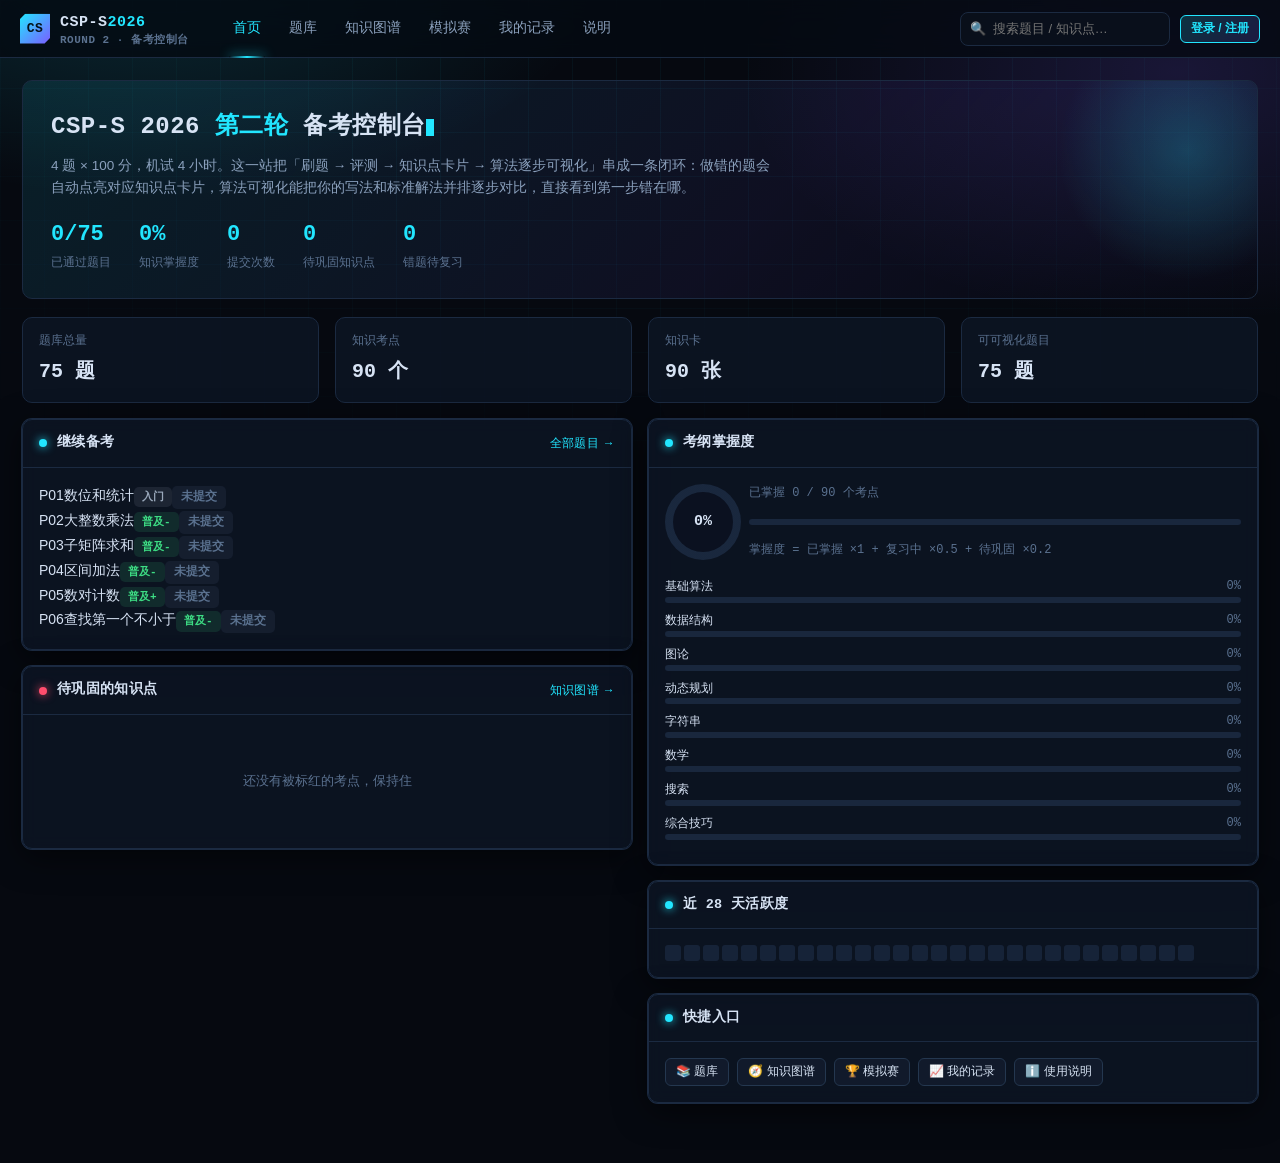
<file: index.html>
<!DOCTYPE html>
<html lang="zh-CN">
<head>
<meta charset="UTF-8">
<meta name="viewport" content="width=device-width, initial-scale=1.0">
<title>CSP-S 2026 第二轮 · 在线刷题与算法可视化</title>
<meta name="description" content="CSP-S 2026 第二轮备考：在线答题、实时评测、知识点卡片、算法逐步可视化与「我的算法 vs 标准算法」对比。">
<link rel="stylesheet" href="css/theme.css?v=16">
<link rel="icon" href="data:image/svg+xml,<svg xmlns='http://www.w3.org/2000/svg' viewBox='0 0 32 32'><rect width='32' height='32' rx='7' fill='%230a0f1c'/><text x='16' y='23' font-size='19' font-family='monospace' font-weight='bold' fill='%2322e6ff' text-anchor='middle'>C</text></svg>">
</head>
<body>

<nav class="navbar">
  <div class="nav-logo">
    <span class="logo-mark">CS</span>
    <span class="logo-text">CSP-S<b>2026</b> <i>ROUND 2 · 备考控制台</i></span>
  </div>
  <div class="nav-links" id="nav"></div>
  <div class="nav-right">
    <div class="nav-search">
      <span class="ic">🔍</span>
      <input id="topSearch" placeholder="搜索题目 / 知识点…" autocomplete="off">
    </div>
    <div id="loginArea"></div>
  </div>
</nav>

<div class="mockbar hidden" id="mockbar">
  <span>⏱ 模拟赛进行中</span>
  <span class="clock" id="mocktime">4:00:00</span>
  <div class="mock-probs" id="mockprobs" style="margin-left:auto;display:flex;gap:6px"></div>
</div>

<div class="container" id="app">
  <div class="empty">正在加载题库与知识卡…</div>
</div>

<!-- 数据层 -->
<script src="js/data/syllabus.js?v=16"></script>
<script src="js/data/relations.js?v=16"></script>
<script src="js/data/problems-A.js?v=16"></script>
<script src="js/data/problems-B.js?v=16"></script>
<script src="js/data/problems-C.js?v=16"></script>
<script src="js/data/problems-D.js?v=16"></script>
<script src="js/data/problems-E.js?v=16"></script>
<script src="js/data/problems-F.js?v=16"></script>
<script src="js/data/problems-G.js?v=16"></script>
<script src="js/data/problems-H.js?v=16"></script>
<script src="js/data/problems-I.js?v=16"></script>
<script src="js/data/problems-J.js?v=16"></script>
<script src="js/data/cards-A.js?v=16"></script>
<script src="js/data/cards-B.js?v=16"></script>
<script src="js/data/cards-C.js?v=16"></script>

<!-- 核心引擎 -->
<script src="js/core/trace.js?v=16"></script>
<script src="js/core/render.js?v=16"></script>
<script src="js/core/ui.js?v=16"></script>
<script src="js/core/store.js?v=16"></script>
<script src="js/core/judge.js?v=16"></script>
<script src="js/core/runner.js?v=16"></script>
<script src="js/core/editor.js?v=16"></script>

<!-- 视图与路由 -->
<script src="js/views/problem.js?v=16"></script>
<script src="js/views/starmap.js?v=16"></script>
<script src="js/app.js?v=16"></script>

</body>
</html>
</file>
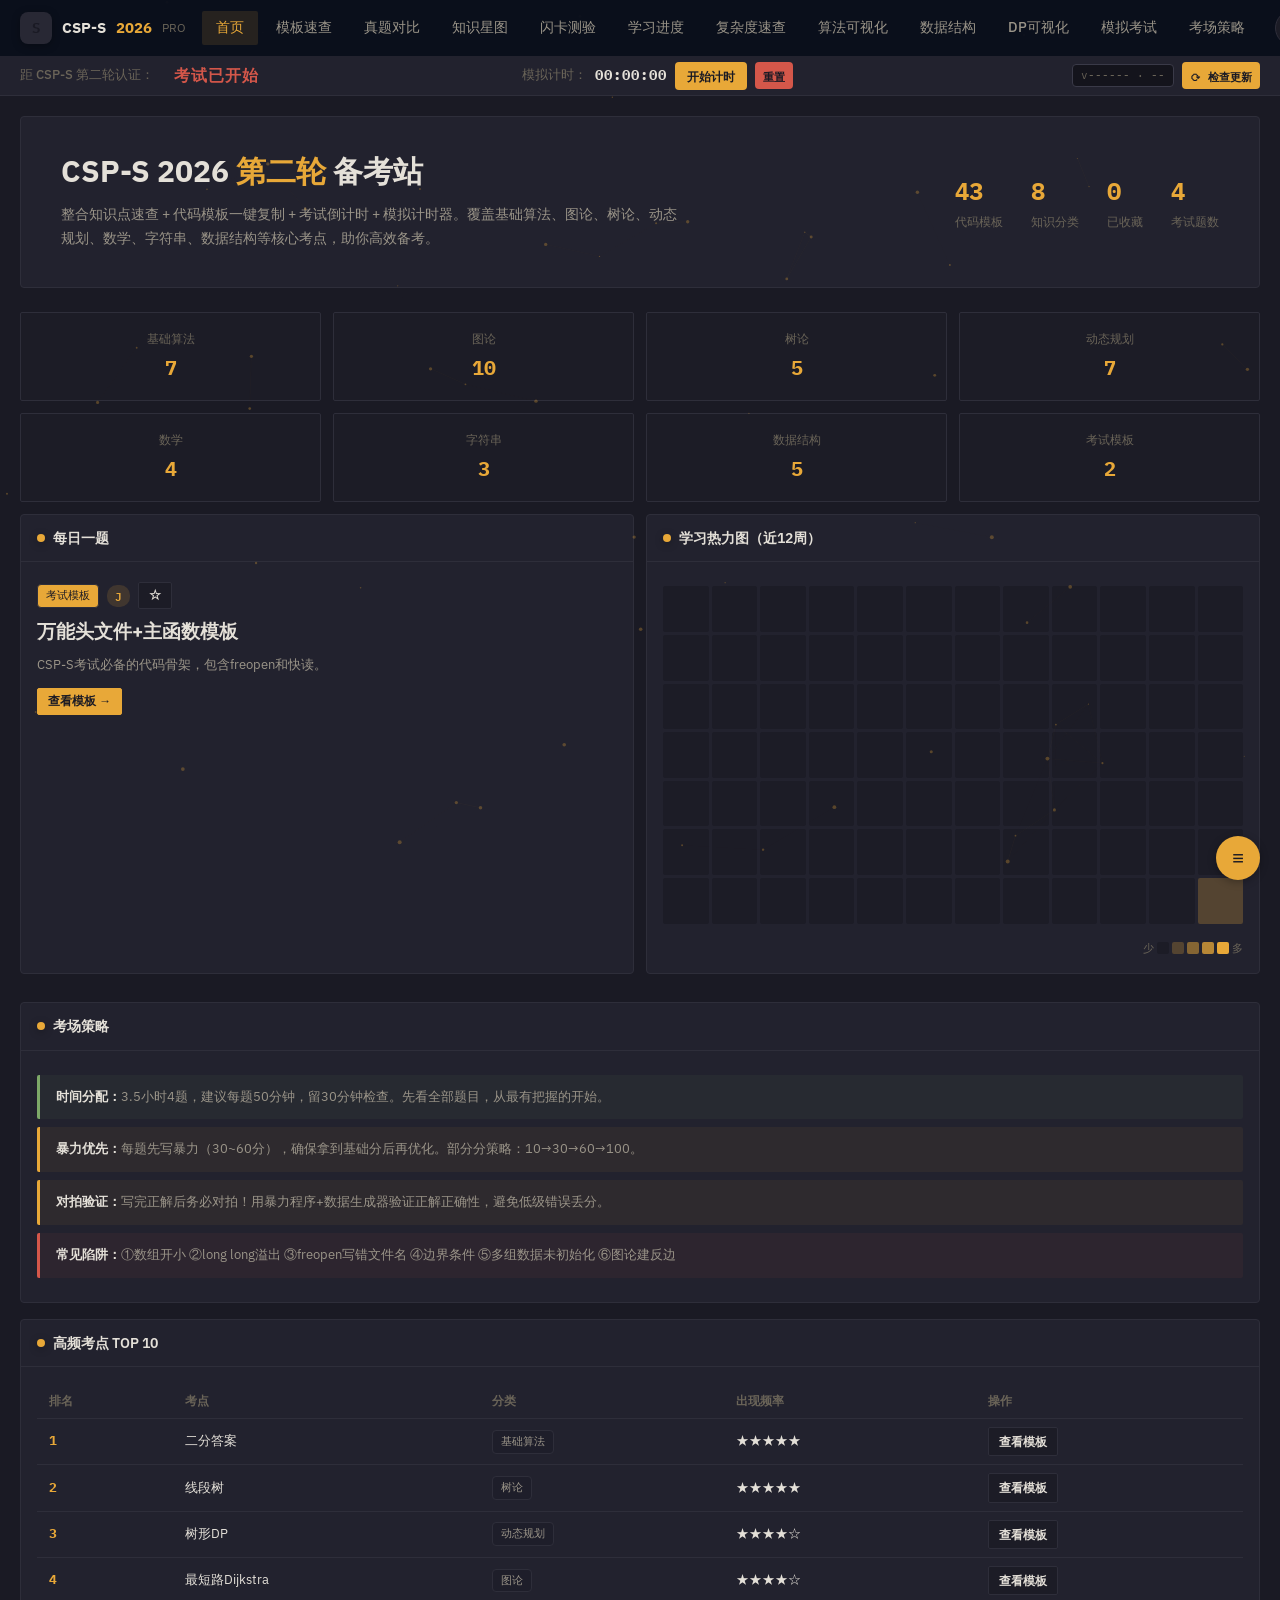
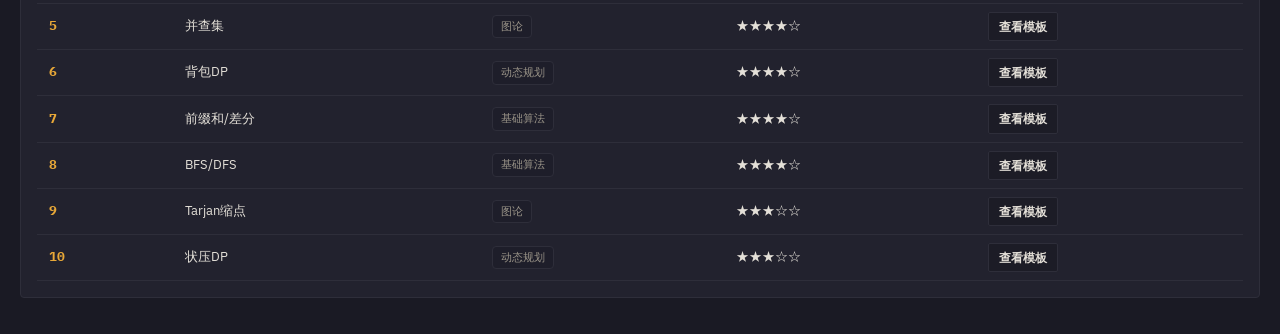
<file: docs/legacy/csp-s-2026-pro/index.html>
<!DOCTYPE html>
<html lang="zh-CN">
<head>
  <meta charset="UTF-8">
  <meta name="viewport" content="width=device-width, initial-scale=1.0">
  <title>CSP-S 2026 PRO · 第二轮备考站</title>
  <meta name="description" content="CSP-S 2026第二轮认证备考：代码模板速查、考试倒计时、考场策略、知识星图">
  <link rel="stylesheet" href="css/theme.css">
  <link rel="preconnect" href="https://fonts.googleapis.com">
  <link rel="preconnect" href="https://fonts.gstatic.com" crossorigin>
  <link href="https://fonts.googleapis.com/css2?family=IBM+Plex+Sans:wght@400;500;600;700&family=IBM+Plex+Mono:wght@400;500;700&display=swap" rel="stylesheet">
  <link rel="icon" href="data:image/svg+xml,<svg xmlns='http://www.w3.org/2000/svg' viewBox='0 0 100 100'><rect width='100' height='100' rx='8' fill='%231a1a24'/><text x='50' y='68' font-size='48' font-weight='bold' text-anchor='middle' fill='%23e8a838' font-family='monospace'>S</text></svg>">
</head>
<body>

<!-- ============================ 粒子背景 ============================ -->
<canvas id="particle-canvas"></canvas>

<!-- ============================ 导航栏 ============================ -->
<nav class="navbar">
  <div class="nav-logo">
    <span class="logo-mark">S</span>
    CSP-S <b>2026</b> <i>PRO</i>
  </div>
  <div class="nav-links">
    <a data-view="home" onclick="CSP.go('home')">首页</a>
    <a data-view="templates" onclick="CSP.go('templates')">模板速查</a>
    <a data-view="problems" onclick="CSP.go('problems')">真题对比</a>
    <a data-view="starmap" onclick="CSP.go('starmap')">知识星图</a>
    <a data-view="flashcard" onclick="CSP.go('flashcard')">闪卡测验</a>
    <a data-view="progress" onclick="CSP.go('progress')">学习进度</a>
    <a data-view="complexity" onclick="CSP.go('complexity')">复杂度速查</a>
    <a data-view="visualizer" onclick="CSP.go('visualizer')">算法可视化</a>
    <a data-view="dataviz" onclick="CSP.go('dataviz')">数据结构</a>
    <a data-view="dpviz" onclick="CSP.go('dpviz')">DP可视化</a>
    <a data-view="exam" onclick="CSP.go('exam')">模拟考试</a>
    <a data-view="strategy" onclick="CSP.go('strategy')">考场策略</a>
  </div>
  <button class="nav-hamburger" id="nav-hamburger" onclick="CSP.toggleMobileMenu()">
    <span></span><span></span><span></span>
  </button>
  <div class="mobile-menu" id="mobile-menu">
    <a data-view="home" onclick="CSP.go('home'); CSP.toggleMobileMenu()">首页</a>
    <a data-view="templates" onclick="CSP.go('templates'); CSP.toggleMobileMenu()">模板速查</a>
    <a data-view="problems" onclick="CSP.go('problems'); CSP.toggleMobileMenu()">真题对比</a>
    <a data-view="starmap" onclick="CSP.go('starmap'); CSP.toggleMobileMenu()">知识星图</a>
    <a data-view="flashcard" onclick="CSP.go('flashcard'); CSP.toggleMobileMenu()">闪卡测验</a>
    <a data-view="progress" onclick="CSP.go('progress'); CSP.toggleMobileMenu()">学习进度</a>
    <a data-view="complexity" onclick="CSP.go('complexity'); CSP.toggleMobileMenu()">复杂度速查</a>
    <a data-view="visualizer" onclick="CSP.go('visualizer'); CSP.toggleMobileMenu()">算法可视化</a>
    <a data-view="dataviz" onclick="CSP.go('dataviz'); CSP.toggleMobileMenu()">数据结构</a>
    <a data-view="dpviz" onclick="CSP.go('dpviz'); CSP.toggleMobileMenu()">DP可视化</a>
    <a data-view="exam" onclick="CSP.go('exam'); CSP.toggleMobileMenu()">模拟考试</a>
    <a data-view="strategy" onclick="CSP.go('strategy'); CSP.toggleMobileMenu()">考场策略</a>
  </div>
  <div class="nav-right">
    <button class="theme-toggle" id="theme-toggle" onclick="CSP.toggleTheme()" title="切换主题"></button>
    <div class="nav-search">
      <span class="ic">⌕</span>
      <input id="nav-search-input" type="text" placeholder="搜索模板/知识点...">
    </div>
  </div>
</nav>

<!-- ============================ 倒计时条 ============================ -->
<div class="countdown-bar">
  <span class="cd-label">距 CSP-S 第二轮认证：</span>
  <span id="cd-value" class="cd-value">--</span>
  <div class="cd-timer">
    <span class="cd-label">模拟计时：</span>
    <span id="cd-timer-display" class="cd-timer-display">00:00:00</span>
    <button id="cd-timer-btn" class="cd-timer-btn" onclick="CSP.toggleTimer()">开始计时</button>
    <button class="cd-timer-btn danger" onclick="CSP.resetTimer()" style="font-size:11px;padding:4px 8px;">重置</button>
  </div>
  <div class="version-info">
    <span id="version-badge" class="version-badge" title="点击检查更新" onclick="CSP.checkUpdateNow()">v------ · --</span>
    <button class="cd-timer-btn" onclick="CSP.checkUpdateNow()" style="font-size:11px;padding:4px 8px;">⟳ 检查更新</button>
  </div>
</div>

<!-- ============================ 主内容区 ============================ -->
<main id="main" class="container">
  <!-- 由 app.js 动态渲染 -->
</main>

<!-- ============================ 快速导航 ============================ -->
<button id="quick-toggle" class="quick-panel-toggle" onclick="CSP.toggleQuickPanel()">≡</button>
<div id="quick-panel" class="quick-panel hidden">
  <h4>快速跳转</h4>
  <a onclick="CSP.go('home')">HM 首页</a>
  <a onclick="CSP.go('templates')">EX 模板速查</a>
  <a onclick="CSP.go('templates#基础算法')">AL 基础算法</a>
  <a onclick="CSP.go('templates#图论')">GR 图论</a>
  <a onclick="CSP.go('templates#树论')">TR 树论</a>
  <a onclick="CSP.go('templates#动态规划')">DP 动态规划</a>
  <a onclick="CSP.go('templates#数学')">MA 数学</a>
  <a onclick="CSP.go('templates#字符串')">ST 字符串</a>
  <a onclick="CSP.go('templates#数据结构')">DS 数据结构</a>
  <a onclick="CSP.go('templates#考试模板')">EX 考试模板</a>
  <a onclick="CSP.go('starmap')">★ 知识星图</a>
  <a onclick="CSP.go('flashcard')"> 闪卡测验</a>
  <a onclick="CSP.go('progress')">PR 学习进度</a>
  <a onclick="CSP.go('complexity')">AL 复杂度速查</a>
  <a onclick="CSP.go('visualizer')">VZ 算法可视化</a>
  <a onclick="CSP.go('dataviz')">DS 数据结构</a>
  <a onclick="CSP.go('dpviz')">DP DP可视化</a>
  <a onclick="CSP.go('exam')">ST 模拟考试</a>
  <a onclick="CSP.go('strategy')">EX 考场策略</a>
  <a onclick="CSP.checkUpdateNow()" style="color:var(--cyan);">* 检查更新</a>
  <a onclick="CSP.toggleQuickPanel()" style="color:var(--text-3);">✕ 关闭</a>
</div>

<!-- ============================ 脚本 ============================ -->
<script src="js/data/templates.js"></script>
<script src="js/data/problems.js"></script>
<script src="js/app.js"></script>
</body>
</html>
</file>
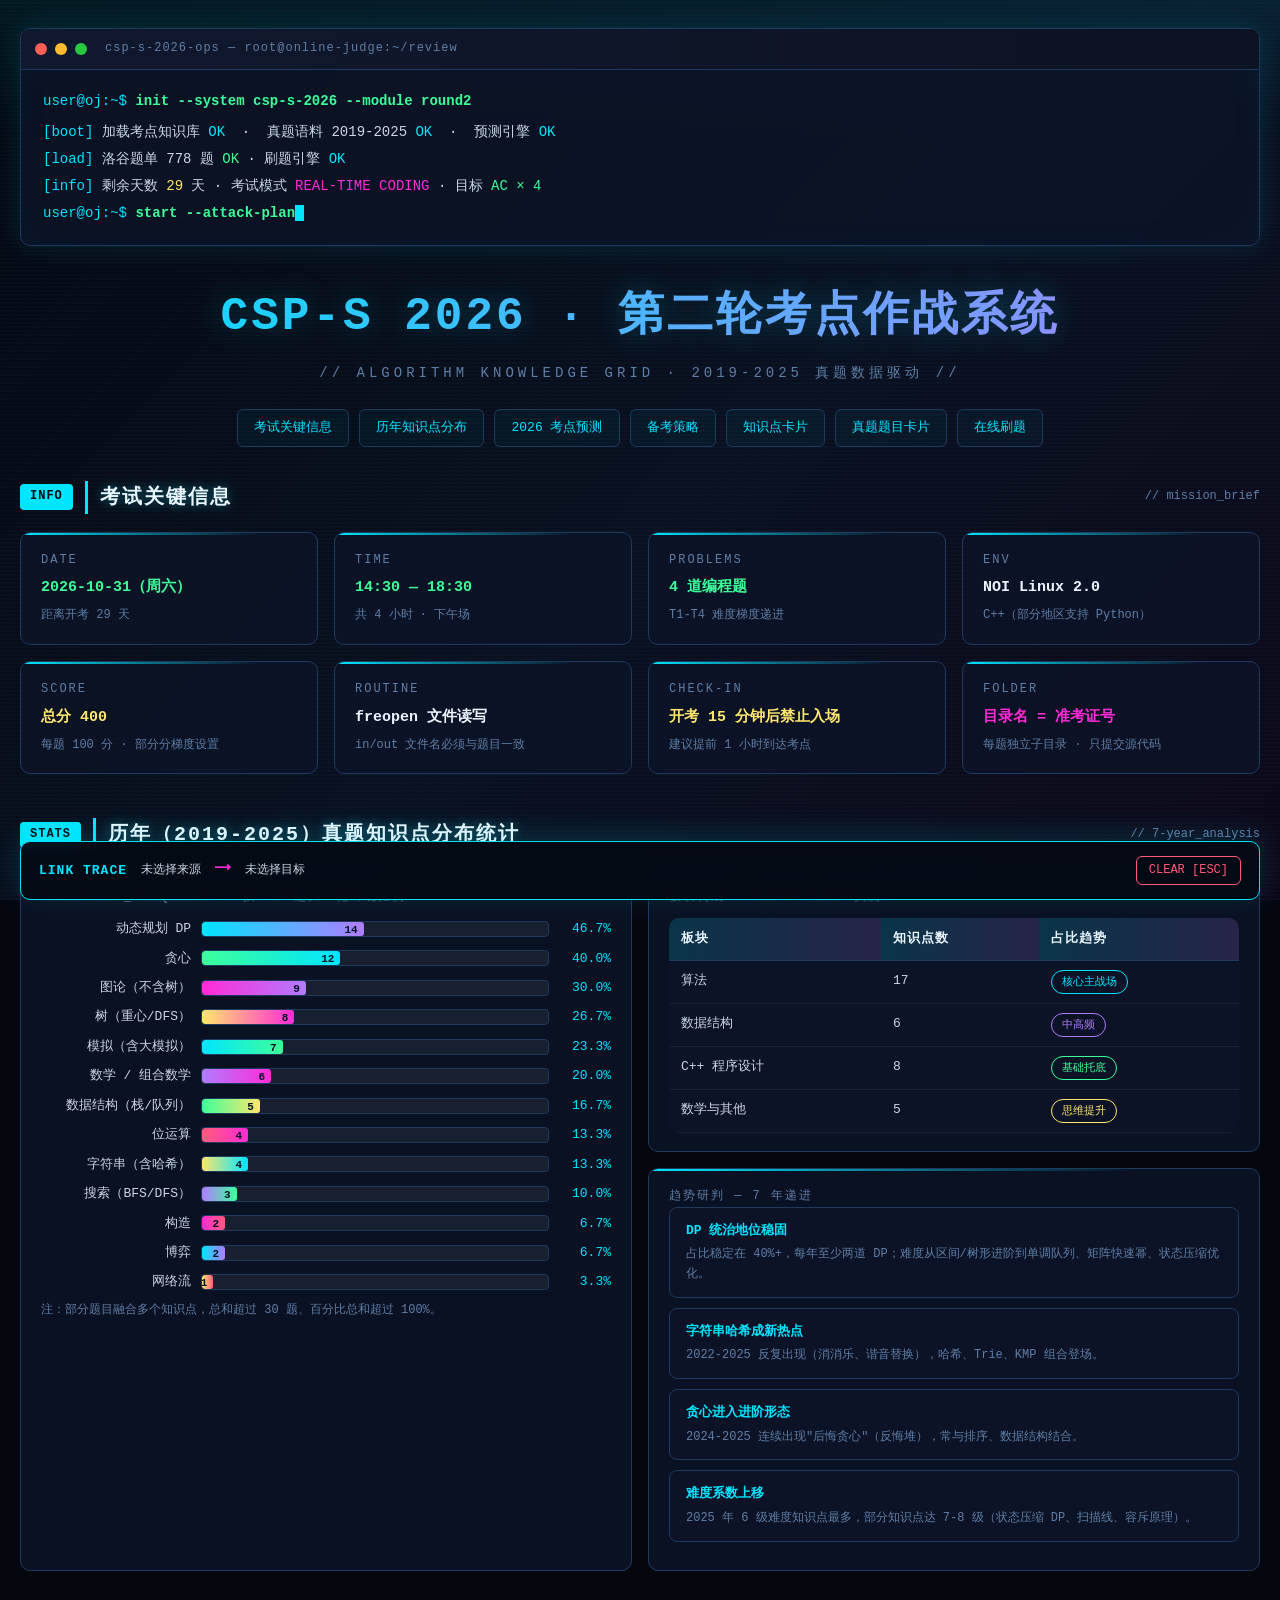
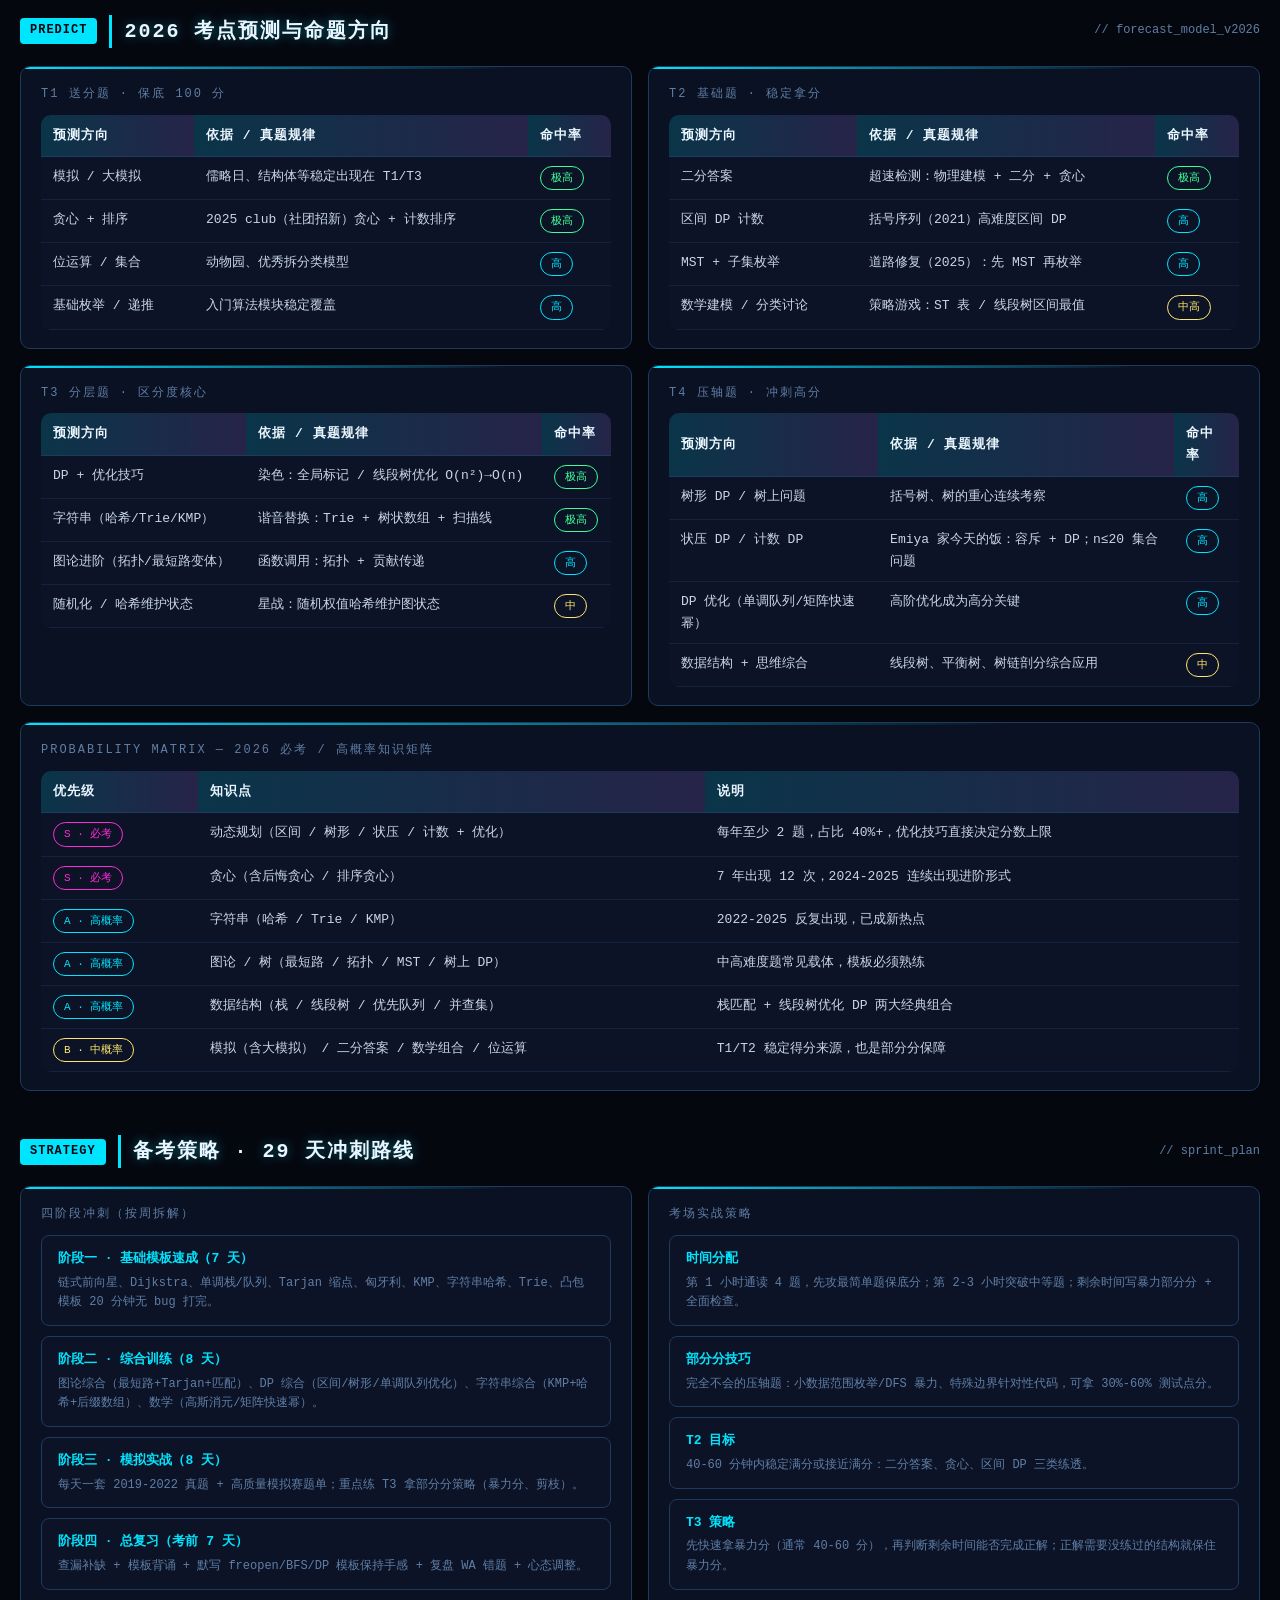
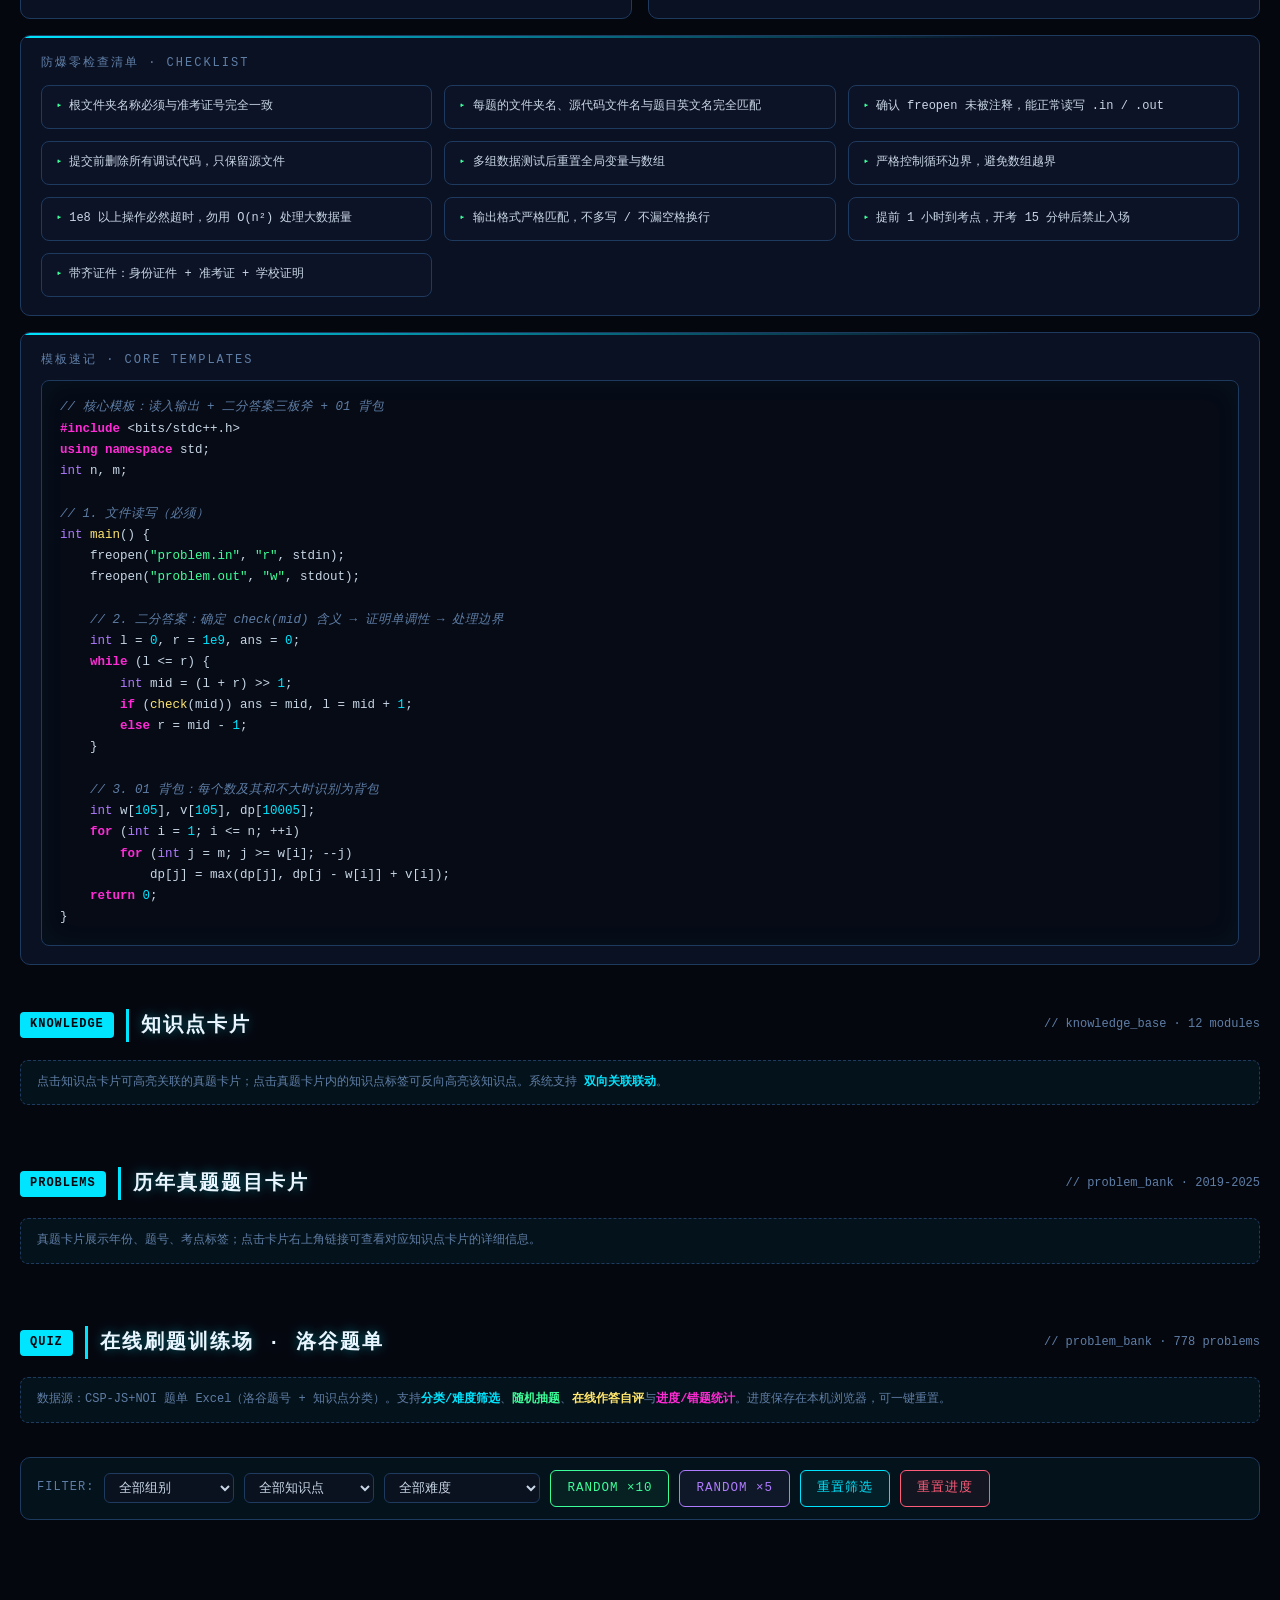
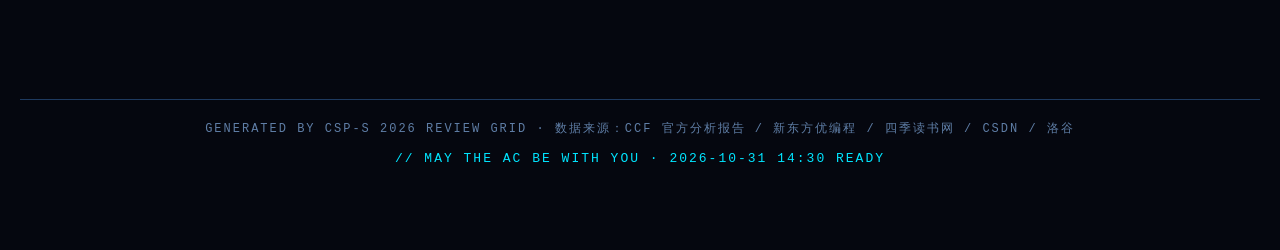
<file: docs/legacy/csp-s-2026-review/index.html>
<!DOCTYPE html>
<html lang="zh-CN">
<head>
<meta charset="UTF-8">
<meta name="viewport" content="width=device-width, initial-scale=1.0">
<title>CSP-S 2026 · 第二轮考点作战系统</title>
<style>
:root{
  --bg:#05070f;
  --bg2:#0a0f1e;
  --panel:rgba(13,20,40,0.82);
  --line:#1e3a5f;
  --cyan:#00e5ff;
  --magenta:#ff2bd6;
  --green:#3dff9a;
  --yellow:#ffe66d;
  --purple:#b07cff;
  --red:#ff5c7a;
  --text:#c8d6e5;
  --dim:#5f7ea6;
}
*{margin:0;padding:0;box-sizing:border-box}
html{scroll-behavior:smooth}
body{
  background:var(--bg);
  color:var(--text);
  font-family:"Cascadia Code","Consolas","JetBrains Mono","Microsoft YaHei",monospace;
  line-height:1.65;
  overflow-x:hidden;
  position:relative;
}
/* ===== 背景扫描线 & 网格 ===== */
body::before{
  content:"";
  position:fixed;inset:0;z-index:0;pointer-events:none;
  background:
    repeating-linear-gradient(0deg, rgba(0,229,255,0.025) 0 2px, transparent 2px 4px),
    linear-gradient(135deg, #05070f 0%, #0a1020 55%, #0d0718 100%);
}
body::after{
  content:"";
  position:fixed;left:0;right:0;height:140px;top:0;z-index:0;pointer-events:none;
  background:linear-gradient(180deg, rgba(0,229,255,0.08), transparent);
  animation:scan 7s linear infinite;
}
@keyframes scan{
  0%{transform:translateY(-140px)}
  100%{transform:translateY(100vh)}
}
.wrap{position:relative;z-index:1;max-width:1280px;margin:0 auto;padding:28px 20px 80px}

/* ===== 终端头部 ===== */
.term{
  background:var(--panel);
  border:1px solid var(--line);
  border-radius:10px;
  overflow:hidden;
  box-shadow:0 0 28px rgba(0,229,255,0.12), inset 0 0 40px rgba(0,229,255,0.03);
  margin-bottom:34px;
  backdrop-filter:blur(4px);
}
.term-bar{
  display:flex;align-items:center;gap:8px;
  padding:10px 14px;
  background:linear-gradient(90deg,#10182e,#0d1322);
  border-bottom:1px solid var(--line);
}
.dot{width:12px;height:12px;border-radius:50%;display:inline-block}
.dot.r{background:#ff5f57}.dot.y{background:#febc2e}.dot.g{background:#28c840}
.term-title{color:var(--dim);font-size:12px;margin-left:10px;letter-spacing:1px}
.term-body{padding:20px 22px;min-height:120px}
.cmd{color:var(--green);font-weight:700}
.prompt{color:var(--cyan)}
.cursor{display:inline-block;width:9px;height:16px;background:var(--cyan);vertical-align:middle;animation:blink 1s step-end infinite}
@keyframes blink{50%{opacity:0}}
.type-line{white-space:pre-wrap;font-size:14px}

/* ===== 标题 ===== */
.hero{text-align:center;margin:14px 0 8px}
.hero h1{
  font-size:clamp(26px,5vw,46px);
  background:linear-gradient(90deg,var(--cyan),var(--purple),var(--magenta),var(--cyan));
  background-size:300% 100%;
  -webkit-background-clip:text;background-clip:text;color:transparent;
  animation:flow 6s linear infinite;
  letter-spacing:3px;
  text-shadow:0 0 30px rgba(0,229,255,0.25);
}
@keyframes flow{0%{background-position:0% 0}100%{background-position:300% 0}}
.hero .sub{color:var(--dim);font-size:14px;letter-spacing:4px;margin-top:6px}

/* ===== 导航 ===== */
.nav{
  display:flex;flex-wrap:wrap;gap:10px;justify-content:center;margin:24px 0 34px;
}
.nav a{
  color:var(--cyan);text-decoration:none;font-size:13px;
  border:1px solid var(--line);padding:7px 16px;border-radius:6px;
  transition:all .25s;background:rgba(0,229,255,0.04);
}
.nav a:hover{background:rgba(0,229,255,0.15);box-shadow:0 0 14px rgba(0,229,255,0.35);transform:translateY(-2px)}

/* ===== 区块 ===== */
section{margin-bottom:44px}
.sec-head{
  display:flex;align-items:center;gap:12px;margin-bottom:18px;
}
.sec-head .tag{
  color:var(--bg);background:var(--cyan);font-weight:800;font-size:12px;
  padding:3px 10px;border-radius:4px;letter-spacing:1px;
}
.sec-head h2{
  font-size:20px;color:#eaf6ff;letter-spacing:2px;border-left:3px solid var(--cyan);
  padding-left:12px;text-shadow:0 0 12px rgba(0,229,255,0.4);
}
.sec-head .code{color:var(--dim);font-size:12px;margin-left:auto}

/* ===== 信息卡 ===== */
.grid{display:grid;gap:16px}
.grid-4{grid-template-columns:repeat(auto-fit,minmax(240px,1fr))}
.grid-2{grid-template-columns:repeat(auto-fit,minmax(420px,1fr))}
.card{
  background:var(--panel);border:1px solid var(--line);border-radius:10px;
  padding:18px 20px;position:relative;overflow:hidden;
  transition:transform .25s, box-shadow .25s;
}
.card::before{
  content:"";position:absolute;top:0;left:0;right:0;height:2px;
  background:linear-gradient(90deg,var(--cyan),transparent 80%);
}
.card:hover{transform:translateY(-4px);box-shadow:0 8px 26px rgba(0,229,255,0.14)}
.card .k{color:var(--dim);font-size:12px;letter-spacing:2px;text-transform:uppercase}
.card .v{color:#eaf6ff;font-size:15px;margin-top:6px;font-weight:700}
.card .v.hot{color:var(--green)}
.card .v.warn{color:var(--yellow)}
.card .v.alert{color:var(--magenta)}
.card .extra{color:var(--dim);font-size:12px;margin-top:5px}

/* ===== 统计条形 ===== */
.stat-row{display:flex;align-items:center;gap:10px;margin:8px 0}
.stat-name{width:150px;flex-shrink:0;color:var(--text);font-size:13px;text-align:right}
.stat-bar-bg{flex:1;height:16px;background:rgba(255,255,255,0.06);border:1px solid var(--line);border-radius:4px;overflow:hidden;position:relative}
.stat-bar{height:100%;border-radius:3px;position:relative;transition:width 1.2s ease}
.stat-bar span{position:absolute;right:6px;top:0;font-size:11px;color:#04121f;font-weight:800;line-height:16px}
.stat-pct{width:52px;color:var(--cyan);font-size:13px;text-align:right}

/* ===== 表格 ===== */
table{width:100%;border-collapse:collapse;font-size:13px;background:var(--panel);border-radius:10px;overflow:hidden}
th{
  background:linear-gradient(90deg,rgba(0,229,255,0.16),rgba(176,124,255,0.16));
  color:#eaf6ff;padding:10px 12px;text-align:left;letter-spacing:1px;border-bottom:1px solid var(--line);
}
td{padding:9px 12px;border-bottom:1px solid rgba(30,58,95,0.4);vertical-align:top}
tr:hover td{background:rgba(0,229,255,0.05)}
.pill{display:inline-block;padding:2px 10px;border-radius:20px;font-size:11px;border:1px solid}
.pill.cyan{color:var(--cyan);border-color:var(--cyan)}
.pill.magenta{color:var(--magenta);border-color:var(--magenta)}
.pill.green{color:var(--green);border-color:var(--green)}
.pill.yellow{color:var(--yellow);border-color:var(--yellow)}
.pill.purple{color:var(--purple);border-color:var(--purple)}

/* ===== 卡片网络 ===== */
.cardnet-note{
  background:rgba(0,229,255,0.05);border:1px dashed var(--line);border-radius:8px;
  padding:12px 16px;font-size:12px;color:var(--dim);margin-bottom:18px;
}
.kp-grid{display:grid;grid-template-columns:repeat(auto-fill,minmax(300px,1fr));gap:16px}
.kp-card{
  background:var(--panel);border:1px solid var(--line);border-radius:12px;padding:0;overflow:hidden;
  transition:all .25s;cursor:pointer;position:relative;
}
.kp-card:hover{transform:translateY(-5px);box-shadow:0 10px 30px rgba(255,43,214,0.15);border-color:var(--magenta)}
.kp-card.kp-selected{box-shadow:0 0 0 2px var(--cyan), 0 10px 30px rgba(0,229,255,0.2);border-color:var(--cyan)}
.kp-head{
  padding:12px 16px;border-bottom:1px solid var(--line);
  display:flex;align-items:center;gap:10px;justify-content:space-between;
}
.kp-head .name{color:#eaf6ff;font-weight:800;font-size:14px}
.kp-head .lv{font-size:11px}
.kp-body{padding:12px 16px;font-size:12px;color:var(--dim)}
.kp-body .desc{margin-bottom:8px;color:#9db4cc}
.kp-body .taglist{display:flex;flex-wrap:wrap;gap:6px;margin-top:8px}
.kp-body .tag{font-size:10px;padding:2px 8px;border-radius:12px;border:1px solid var(--line);color:var(--dim)}
.kp-links{border-top:1px dashed var(--line);padding:9px 16px;font-size:11px;color:var(--dim)}
.kp-links b{color:var(--cyan);font-weight:700}
.kp-links .lnk{color:var(--purple);margin-right:8px;cursor:pointer;text-decoration:underline dotted}
.kp-links .lnk:hover{color:var(--magenta)}

/* 真题卡片 */
prob-grid{display:grid;grid-template-columns:repeat(auto-fill,minmax(360px,1fr));gap:16px}
.prob-card{
  background:var(--panel);border:1px solid var(--line);border-radius:12px;overflow:hidden;position:relative;
  transition:all .25s;cursor:pointer;
}
.prob-card:hover{transform:translateY(-4px);box-shadow:0 8px 28px rgba(176,124,255,0.18);border-color:var(--purple)}
.prob-card.prob-selected{box-shadow:0 0 0 2px var(--magenta), 0 10px 30px rgba(255,43,214,0.2);border-color:var(--magenta)}
.prob-top{
  padding:10px 16px;display:flex;align-items:center;gap:10px;justify-content:space-between;
  background:linear-gradient(90deg,rgba(176,124,255,0.12),transparent);
  border-bottom:1px solid var(--line);
}
.prob-top .year{color:var(--yellow);font-weight:800;font-size:15px}
.prob-top .no{color:var(--purple);font-weight:800;font-size:13px}
.prob-top .name{color:#eaf6ff;font-weight:700;font-size:14px;text-align:right}
.prob-body{padding:12px 16px;font-size:12px;color:var(--dim)}
.prob-body .point{margin:4px 0;color:#9db4cc}
.prob-body .point b{color:var(--green);font-weight:700}
.prob-kp{padding:8px 16px;border-top:1px dashed var(--line);display:flex;flex-wrap:wrap;gap:6px}
.prob-kp .chip{
  font-size:11px;padding:3px 10px;border-radius:14px;border:1px solid var(--cyan);
  color:var(--cyan);cursor:pointer;transition:all .2s;
}
.prob-kp .chip:hover{background:rgba(0,229,255,0.15)}

/* 关联面板 */
.link-panel{
  position:sticky;bottom:0;background:rgba(5,10,20,0.94);border:1px solid var(--cyan);
  border-radius:10px;padding:14px 18px;margin-top:22px;
  box-shadow:0 -6px 30px rgba(0,229,255,0.15);display:flex;gap:14px;align-items:center;flex-wrap:wrap;
  backdrop-filter:blur(6px);z-index:10;
}
.link-panel .lp-title{color:var(--cyan);font-weight:800;font-size:13px;letter-spacing:1px}
.link-panel .lp-item{font-size:12px;color:var(--text)}
.link-panel .arrow{color:var(--magenta);font-weight:900}
.link-panel .lp-clear{
  margin-left:auto;color:var(--red);cursor:pointer;font-size:12px;border:1px solid var(--red);
  padding:4px 12px;border-radius:6px;transition:all .2s;
}
.link-panel .lp-clear:hover{background:rgba(255,92,122,0.15)}

/* ===== 策略列表 ===== */
.strat-list{list-style:none}
.strat-list li{
  padding:12px 16px;border:1px solid var(--line);border-radius:8px;margin-bottom:10px;
  background:var(--panel);font-size:13px;
}
.strat-list li b{color:var(--cyan)}
.strat-list li .tip{color:var(--dim);display:block;margin-top:4px;font-size:12px}

/* ===== 检查清单 ===== */
.checklist{display:grid;grid-template-columns:repeat(auto-fit,minmax(320px,1fr));gap:12px}
.checklist .item{
  background:var(--panel);border:1px solid var(--line);border-radius:8px;
  padding:11px 14px;font-size:12px;color:var(--text);
}
.checklist .item::before{content:"▸ ";color:var(--green)}

/* ===== 代码块 ===== */
pre.code{
  background:#060b16;border:1px solid var(--line);border-radius:8px;
  padding:16px 18px;overflow-x:auto;font-size:12.5px;line-height:1.7;
  box-shadow:inset 0 0 30px rgba(0,229,255,0.04);
}
pre.code .c-kw{color:var(--magenta);font-weight:700}
pre.code .c-fn{color:var(--yellow)}
pre.code .c-ty{color:var(--purple)}
pre.code .c-st{color:var(--green)}
pre.code .c-cm{color:var(--dim);font-style:italic}
pre.code .c-num{color:var(--cyan)}

/* ===== 页脚 ===== */
footer{
  margin-top:60px;padding-top:20px;border-top:1px solid var(--line);
  text-align:center;color:var(--dim);font-size:12px;letter-spacing:2px;
}
.tagline{color:var(--cyan);margin-top:8px;font-size:13px}

@media(max-width:700px){
  .stat-name{width:104px;font-size:11px}
  .grid-2{grid-template-columns:1fr}
  .term-body{padding:14px}
}

/* ===== 在线刷题 ===== */
.quiz-stat-grid{display:grid;grid-template-columns:repeat(auto-fit,minmax(150px,1fr));gap:12px;margin-bottom:16px}
.quiz-stat-card{background:var(--panel);border:1px solid var(--line);border-radius:10px;padding:14px 16px;text-align:center}
.quiz-stat-card .qsv{font-size:26px;font-weight:900;color:var(--cyan);text-shadow:0 0 18px rgba(0,229,255,0.5)}
.quiz-stat-card .qsv.green{color:var(--green)}
.quiz-stat-card .qsv.red{color:var(--red)}
.quiz-stat-card .qsv.yellow{color:var(--yellow)}
.quiz-stat-card .qsk{color:var(--dim);font-size:11px;letter-spacing:2px;margin-top:4px}
.quiz-filters{
  display:flex;flex-wrap:wrap;gap:10px;align-items:center;
  background:rgba(0,229,255,0.05);border:1px solid var(--line);border-radius:10px;
  padding:12px 16px;margin-bottom:16px;
}
.quiz-filters .qf-label{color:var(--dim);font-size:12px;letter-spacing:1px}
.qf-select{
  background:#0a1220;color:var(--text);border:1px solid var(--line);border-radius:6px;
  padding:6px 10px;font-size:12.5px;outline:none;min-width:130px;
}
.qf-select:focus{border-color:var(--cyan);box-shadow:0 0 10px rgba(0,229,255,0.25)}
.btn{
  display:inline-block;padding:7px 16px;border-radius:6px;font-size:12.5px;cursor:pointer;
  border:1px solid var(--cyan);color:var(--cyan);background:rgba(0,229,255,0.06);
  transition:all .2s;letter-spacing:1px;
}
.btn:hover{background:rgba(0,229,255,0.18);box-shadow:0 0 14px rgba(0,229,255,0.35)}
.btn.green{border-color:var(--green);color:var(--green);background:rgba(61,255,154,0.06)}
.btn.green:hover{background:rgba(61,255,154,0.16)}
.btn.red{border-color:var(--red);color:var(--red);background:rgba(255,92,122,0.06)}
.btn.red:hover{background:rgba(255,92,122,0.16)}
.btn.purple{border-color:var(--purple);color:var(--purple);background:rgba(176,124,255,0.06)}
.btn.purple:hover{background:rgba(176,124,255,0.16)}
.quiz-list{display:grid;grid-template-columns:repeat(auto-fill,minmax(340px,1fr));gap:14px}
.quiz-card{
  background:var(--panel);border:1px solid var(--line);border-radius:10px;overflow:hidden;
  transition:all .25s;position:relative;
}
.quiz-card:hover{transform:translateY(-3px);box-shadow:0 8px 24px rgba(0,229,255,0.12)}
.quiz-card.qc-done{border-color:rgba(61,255,154,0.55)}
.quiz-card.qc-done::before{content:"";position:absolute;top:0;left:0;right:0;height:2px;background:linear-gradient(90deg,var(--green),transparent 70%)}
.quiz-card.qc-wrong{border-color:rgba(255,92,122,0.6)}
.quiz-card.qc-wrong::before{content:"";position:absolute;top:0;left:0;right:0;height:2px;background:linear-gradient(90deg,var(--red),transparent 70%)}
.quiz-card.random-hit{box-shadow:0 0 0 2px var(--yellow), 0 8px 24px rgba(255,230,109,0.25);border-color:var(--yellow)}
.qc-top{
  padding:10px 14px;display:flex;align-items:center;gap:10px;
  border-bottom:1px solid var(--line);background:linear-gradient(90deg,rgba(0,229,255,0.08),transparent);
}
.qc-no{color:var(--cyan);font-weight:900;font-size:16px}
.qc-tag{font-size:11px}
.qc-cat{color:#9db4cc;font-size:12px;margin-left:auto}
.qc-body{padding:10px 14px;display:flex;flex-wrap:wrap;gap:8px;align-items:center}
.qc-status{margin-left:auto;font-size:11px;letter-spacing:1px}
.qc-status.s-done{color:var(--green)}
.qc-status.s-wrong{color:var(--red)}
.qc-status.s-none{color:var(--dim)}
.qc-actions{padding:10px 14px;border-top:1px dashed var(--line);display:flex;gap:8px;flex-wrap:wrap}
.ans-panel{
  border-top:1px solid var(--line);padding:12px 14px;display:none;
  background:rgba(5,10,20,0.7);
}
.ans-panel.open{display:block}
.ans-hint{
  font-size:12px;color:#9db4cc;line-height:1.7;
  background:rgba(176,124,255,0.06);border-left:3px solid var(--purple);
  padding:10px 12px;border-radius:0 6px 6px 0;margin-bottom:10px;
}
.ans-btns{display:flex;gap:8px;flex-wrap:wrap}
.quiz-empty{color:var(--dim);font-size:13px;padding:30px;text-align:center;border:1px dashed var(--line);border-radius:10px}
.diff-pill{font-size:10.5px;padding:2px 9px;border-radius:12px;border:1px solid}
.diff-1,.diff-2,.diff-3{color:var(--green);border-color:var(--green)}
.diff-4,.diff-5{color:var(--cyan);border-color:var(--cyan)}
.diff-6{color:var(--purple);border-color:var(--purple)}
.diff-7{color:var(--yellow);border-color:var(--yellow)}
.diff-8,.diff-9,.diff-10{color:var(--magenta);border-color:var(--magenta)}
</style>
</head>
<body>
<div class="wrap">

  <!-- ===== 终端头部 ===== -->
  <div class="term">
    <div class="term-bar">
      <span class="dot r"></span><span class="dot y"></span><span class="dot g"></span>
      <span class="term-title">csp-s-2026-ops — root@online-judge:~/review</span>
    </div>
    <div class="term-body">
      <div class="type-line"><span class="prompt">user@oj:~$</span> <span class="cmd">init --system csp-s-2026 --module round2</span></div>
      <div class="type-line" style="margin-top:8px"><span class="prompt">[boot]</span> 加载考点知识库 <span style="color:var(--cyan)">OK</span>  ·  真题语料 2019-2025 <span style="color:var(--cyan)">OK</span>  ·  预测引擎 <span style="color:var(--cyan)">OK</span></div>
      <div class="type-line" style="margin-top:4px"><span class="prompt">[load]</span> 洛谷题单 778 题 <span style="color:var(--green)">OK</span> · 刷题引擎 <span style="color:var(--cyan)">OK</span></div>
      <div class="type-line" style="margin-top:4px"><span class="prompt">[info]</span> 剩余天数 <span style="color:var(--yellow)">29</span> 天 · 考试模式 <span style="color:var(--magenta)">REAL-TIME CODING</span> · 目标 <span style="color:var(--green)">AC × 4</span></div>
      <div class="type-line" style="margin-top:4px"><span class="prompt">user@oj:~$</span> <span class="cmd">start --attack-plan</span><span class="cursor"></span></div>
    </div>
  </div>

  <!-- ===== 标题 ===== -->
  <div class="hero">
    <h1>CSP-S 2026 · 第二轮考点作战系统</h1>
    <div class="sub">// ALGORITHM KNOWLEDGE GRID · 2019-2025 真题数据驱动 //</div>
  </div>

  <!-- ===== 导航 ===== -->
  <nav class="nav">
    <a href="#info">考试关键信息</a>
    <a href="#stat">历年知识点分布</a>
    <a href="#predict">2026 考点预测</a>
    <a href="#strategy">备考策略</a>
    <a href="#knowledge">知识点卡片</a>
    <a href="#problems">真题题目卡片</a>
    <a href="#quiz">在线刷题</a>
  </nav>

  <!-- ===== 1 考试关键信息 ===== -->
  <section id="info">
    <div class="sec-head"><span class="tag">INFO</span><h2>考试关键信息</h2><span class="code">// mission_brief</span></div>
    <div class="grid grid-4">
      <div class="card"><div class="k">DATE</div><div class="v hot">2026-10-31（周六）</div><div class="extra">距离开考 29 天</div></div>
      <div class="card"><div class="k">TIME</div><div class="v hot">14:30 — 18:30</div><div class="extra">共 4 小时 · 下午场</div></div>
      <div class="card"><div class="k">PROBLEMS</div><div class="v hot">4 道编程题</div><div class="extra">T1-T4 难度梯度递进</div></div>
      <div class="card"><div class="k">ENV</div><div class="v">NOI Linux 2.0</div><div class="extra">C++（部分地区支持 Python）</div></div>
      <div class="card"><div class="k">SCORE</div><div class="v warn">总分 400</div><div class="extra">每题 100 分 · 部分分梯度设置</div></div>
      <div class="card"><div class="k">ROUTINE</div><div class="v">freopen 文件读写</div><div class="extra">in/out 文件名必须与题目一致</div></div>
      <div class="card"><div class="k">CHECK-IN</div><div class="v warn">开考 15 分钟后禁止入场</div><div class="extra">建议提前 1 小时到达考点</div></div>
      <div class="card"><div class="k">FOLDER</div><div class="v alert">目录名 = 准考证号</div><div class="extra">每题独立子目录 · 只提交源代码</div></div>
    </div>
  </section>

  <!-- ===== 2 历年知识点分布统计 ===== -->
  <section id="stat">
    <div class="sec-head"><span class="tag">STATS</span><h2>历年（2019-2025）真题知识点分布统计</h2><span class="code">// 7-year_analysis</span></div>
    <div class="grid grid-2">
      <div class="card">
        <div class="k">KNOWLEDGE_FREQUENCY — 按 30 题归一化出现比例</div>
        <div style="margin-top:10px">
          <div class="stat-row"><span class="stat-name">动态规划 DP</span><div class="stat-bar-bg"><div class="stat-bar" style="width:46.7%;background:linear-gradient(90deg,#00e5ff,#b07cff)"><span>14</span></div></div><span class="stat-pct">46.7%</span></div>
          <div class="stat-row"><span class="stat-name">贪心</span><div class="stat-bar-bg"><div class="stat-bar" style="width:40%;background:linear-gradient(90deg,#3dff9a,#00e5ff)"><span>12</span></div></div><span class="stat-pct">40.0%</span></div>
          <div class="stat-row"><span class="stat-name">图论（不含树）</span><div class="stat-bar-bg"><div class="stat-bar" style="width:30%;background:linear-gradient(90deg,#ff2bd6,#b07cff)"><span>9</span></div></div><span class="stat-pct">30.0%</span></div>
          <div class="stat-row"><span class="stat-name">树（重心/DFS）</span><div class="stat-bar-bg"><div class="stat-bar" style="width:26.7%;background:linear-gradient(90deg,#ffe66d,#ff2bd6)"><span>8</span></div></div><span class="stat-pct">26.7%</span></div>
          <div class="stat-row"><span class="stat-name">模拟（含大模拟）</span><div class="stat-bar-bg"><div class="stat-bar" style="width:23.3%;background:linear-gradient(90deg,#00e5ff,#3dff9a)"><span>7</span></div></div><span class="stat-pct">23.3%</span></div>
          <div class="stat-row"><span class="stat-name">数学 / 组合数学</span><div class="stat-bar-bg"><div class="stat-bar" style="width:20%;background:linear-gradient(90deg,#b07cff,#ff2bd6)"><span>6</span></div></div><span class="stat-pct">20.0%</span></div>
          <div class="stat-row"><span class="stat-name">数据结构（栈/队列）</span><div class="stat-bar-bg"><div class="stat-bar" style="width:16.7%;background:linear-gradient(90deg,#3dff9a,#ffe66d)"><span>5</span></div></div><span class="stat-pct">16.7%</span></div>
          <div class="stat-row"><span class="stat-name">位运算</span><div class="stat-bar-bg"><div class="stat-bar" style="width:13.3%;background:linear-gradient(90deg,#ff5c7a,#ff2bd6)"><span>4</span></div></div><span class="stat-pct">13.3%</span></div>
          <div class="stat-row"><span class="stat-name">字符串（含哈希）</span><div class="stat-bar-bg"><div class="stat-bar" style="width:13.3%;background:linear-gradient(90deg,#ffe66d,#00e5ff)"><span>4</span></div></div><span class="stat-pct">13.3%</span></div>
          <div class="stat-row"><span class="stat-name">搜索（BFS/DFS）</span><div class="stat-bar-bg"><div class="stat-bar" style="width:10%;background:linear-gradient(90deg,#b07cff,#3dff9a)"><span>3</span></div></div><span class="stat-pct">10.0%</span></div>
          <div class="stat-row"><span class="stat-name">构造</span><div class="stat-bar-bg"><div class="stat-bar" style="width:6.7%;background:linear-gradient(90deg,#ff2bd6,#ff5c7a)"><span>2</span></div></div><span class="stat-pct">6.7%</span></div>
          <div class="stat-row"><span class="stat-name">博弈</span><div class="stat-bar-bg"><div class="stat-bar" style="width:6.7%;background:linear-gradient(90deg,#00e5ff,#b07cff)"><span>2</span></div></div><span class="stat-pct">6.7%</span></div>
          <div class="stat-row"><span class="stat-name">网络流</span><div class="stat-bar-bg"><div class="stat-bar" style="width:3.3%;background:linear-gradient(90deg,#ffe66d,#ff5c7a)"><span>1</span></div></div><span class="stat-pct">3.3%</span></div>
        </div>
        <div class="extra" style="margin-top:8px">注：部分题目融合多个知识点，总和超过 30 题、百分比总和超过 100%。</div>
      </div>
      <div>
        <div class="card" style="margin-bottom:16px">
          <div class="k">板块构成 — CSP-S 2025 实测</div>
          <table style="margin-top:10px">
            <tr><th>板块</th><th>知识点数</th><th>占比趋势</th></tr>
            <tr><td>算法</td><td>17</td><td><span class="pill cyan">核心主战场</span></td></tr>
            <tr><td>数据结构</td><td>6</td><td><span class="pill purple">中高频</span></td></tr>
            <tr><td>C++ 程序设计</td><td>8</td><td><span class="pill green">基础托底</span></td></tr>
            <tr><td>数学与其他</td><td>5</td><td><span class="pill yellow">思维提升</span></td></tr>
          </table>
        </div>
        <div class="card">
          <div class="k">趋势研判 — 7 年递进</div>
          <ul class="strat-list">
            <li><b>DP 统治地位稳固</b><span class="tip">占比稳定在 40%+，每年至少两道 DP；难度从区间/树形进阶到单调队列、矩阵快速幂、状态压缩优化。</span></li>
            <li><b>字符串哈希成新热点</b><span class="tip">2022-2025 反复出现（消消乐、谐音替换），哈希、Trie、KMP 组合登场。</span></li>
            <li><b>贪心进入进阶形态</b><span class="tip">2024-2025 连续出现"后悔贪心"（反悔堆），常与排序、数据结构结合。</span></li>
            <li><b>难度系数上移</b><span class="tip">2025 年 6 级难度知识点最多，部分知识点达 7-8 级（状态压缩 DP、扫描线、容斥原理）。</span></li>
          </ul>
        </div>
      </div>
    </div>
  </section>

  <!-- ===== 3 2026 考点预测 ===== -->
  <section id="predict">
    <div class="sec-head"><span class="tag">PREDICT</span><h2>2026 考点预测与命题方向</h2><span class="code">// forecast_model_v2026</span></div>
    <div class="grid grid-2">
      <div class="card">
        <div class="k">T1 送分题 · 保底 100 分</div>
        <table style="margin-top:10px">
          <tr><th>预测方向</th><th>依据 / 真题规律</th><th>命中率</th></tr>
          <tr><td>模拟 / 大模拟</td><td>儒略日、结构体等稳定出现在 T1/T3</td><td><span class="pill green">极高</span></td></tr>
          <tr><td>贪心 + 排序</td><td>2025 club（社团招新）贪心 + 计数排序</td><td><span class="pill green">极高</span></td></tr>
          <tr><td>位运算 / 集合</td><td>动物园、优秀拆分类模型</td><td><span class="pill cyan">高</span></td></tr>
          <tr><td>基础枚举 / 递推</td><td>入门算法模块稳定覆盖</td><td><span class="pill cyan">高</span></td></tr>
        </table>
      </div>
      <div class="card">
        <div class="k">T2 基础题 · 稳定拿分</div>
        <table style="margin-top:10px">
          <tr><th>预测方向</th><th>依据 / 真题规律</th><th>命中率</th></tr>
          <tr><td>二分答案</td><td>超速检测：物理建模 + 二分 + 贪心</td><td><span class="pill green">极高</span></td></tr>
          <tr><td>区间 DP 计数</td><td>括号序列（2021）高难度区间 DP</td><td><span class="pill cyan">高</span></td></tr>
          <tr><td>MST + 子集枚举</td><td>道路修复（2025）：先 MST 再枚举</td><td><span class="pill cyan">高</span></td></tr>
          <tr><td>数学建模 / 分类讨论</td><td>策略游戏：ST 表 / 线段树区间最值</td><td><span class="pill yellow">中高</span></td></tr>
        </table>
      </div>
      <div class="card">
        <div class="k">T3 分层题 · 区分度核心</div>
        <table style="margin-top:10px">
          <tr><th>预测方向</th><th>依据 / 真题规律</th><th>命中率</th></tr>
          <tr><td>DP + 优化技巧</td><td>染色：全局标记 / 线段树优化 O(n²)→O(n)</td><td><span class="pill green">极高</span></td></tr>
          <tr><td>字符串（哈希/Trie/KMP）</td><td>谐音替换：Trie + 树状数组 + 扫描线</td><td><span class="pill green">极高</span></td></tr>
          <tr><td>图论进阶（拓扑/最短路变体）</td><td>函数调用：拓扑 + 贡献传递</td><td><span class="pill cyan">高</span></td></tr>
          <tr><td>随机化 / 哈希维护状态</td><td>星战：随机权值哈希维护图状态</td><td><span class="pill yellow">中</span></td></tr>
        </table>
      </div>
      <div class="card">
        <div class="k">T4 压轴题 · 冲刺高分</div>
        <table style="margin-top:10px">
          <tr><th>预测方向</th><th>依据 / 真题规律</th><th>命中率</th></tr>
          <tr><td>树形 DP / 树上问题</td><td>括号树、树的重心连续考察</td><td><span class="pill cyan">高</span></td></tr>
          <tr><td>状压 DP / 计数 DP</td><td>Emiya 家今天的饭：容斥 + DP；n≤20 集合问题</td><td><span class="pill cyan">高</span></td></tr>
          <tr><td>DP 优化（单调队列/矩阵快速幂）</td><td>高阶优化成为高分关键</td><td><span class="pill cyan">高</span></td></tr>
          <tr><td>数据结构 + 思维综合</td><td>线段树、平衡树、树链剖分综合应用</td><td><span class="pill yellow">中</span></td></tr>
        </table>
      </div>
    </div>
    <div class="card" style="margin-top:16px">
      <div class="k">PROBABILITY MATRIX — 2026 必考 / 高概率知识矩阵</div>
      <table style="margin-top:10px">
        <tr><th>优先级</th><th>知识点</th><th>说明</th></tr>
        <tr><td><span class="pill magenta">S · 必考</span></td><td>动态规划（区间 / 树形 / 状压 / 计数 + 优化）</td><td>每年至少 2 题，占比 40%+，优化技巧直接决定分数上限</td></tr>
        <tr><td><span class="pill magenta">S · 必考</span></td><td>贪心（含后悔贪心 / 排序贪心）</td><td>7 年出现 12 次，2024-2025 连续出现进阶形式</td></tr>
        <tr><td><span class="pill cyan">A · 高概率</span></td><td>字符串（哈希 / Trie / KMP）</td><td>2022-2025 反复出现，已成新热点</td></tr>
        <tr><td><span class="pill cyan">A · 高概率</span></td><td>图论 / 树（最短路 / 拓扑 / MST / 树上 DP）</td><td>中高难度题常见载体，模板必须熟练</td></tr>
        <tr><td><span class="pill cyan">A · 高概率</span></td><td>数据结构（栈 / 线段树 / 优先队列 / 并查集）</td><td>栈匹配 + 线段树优化 DP 两大经典组合</td></tr>
        <tr><td><span class="pill yellow">B · 中概率</span></td><td>模拟（含大模拟） / 二分答案 / 数学组合 / 位运算</td><td>T1/T2 稳定得分来源，也是部分分保障</td></tr>
      </table>
    </div>
  </section>

  <!-- ===== 4 备考策略 ===== -->
  <section id="strategy">
    <div class="sec-head"><span class="tag">STRATEGY</span><h2>备考策略 · 29 天冲刺路线</h2><span class="code">// sprint_plan</span></div>
    <div class="grid grid-2">
      <div class="card">
        <div class="k">四阶段冲刺（按周拆解）</div>
        <ul class="strat-list" style="margin-top:10px">
          <li><b>阶段一 · 基础模板速成（7 天）</b><span class="tip">链式前向星、Dijkstra、单调栈/队列、Tarjan 缩点、匈牙利、KMP、字符串哈希、Trie、凸包模板 20 分钟无 bug 打完。</span></li>
          <li><b>阶段二 · 综合训练（8 天）</b><span class="tip">图论综合（最短路+Tarjan+匹配）、DP 综合（区间/树形/单调队列优化）、字符串综合（KMP+哈希+后缀数组）、数学（高斯消元/矩阵快速幂）。</span></li>
          <li><b>阶段三 · 模拟实战（8 天）</b><span class="tip">每天一套 2019-2022 真题 + 高质量模拟赛题单；重点练 T3 拿部分分策略（暴力分、剪枝）。</span></li>
          <li><b>阶段四 · 总复习（考前 7 天）</b><span class="tip">查漏补缺 + 模板背诵 + 默写 freopen/BFS/DP 模板保持手感 + 复盘 WA 错题 + 心态调整。</span></li>
        </ul>
      </div>
      <div class="card">
        <div class="k">考场实战策略</div>
        <ul class="strat-list" style="margin-top:10px">
          <li><b>时间分配</b><span class="tip">第 1 小时通读 4 题，先攻最简单题保底分；第 2-3 小时突破中等题；剩余时间写暴力部分分 + 全面检查。</span></li>
          <li><b>部分分技巧</b><span class="tip">完全不会的压轴题：小数据范围枚举/DFS 暴力、特殊边界针对性代码，可拿 30%-60% 测试点分。</span></li>
          <li><b>T2 目标</b><span class="tip">40-60 分钟内稳定满分或接近满分：二分答案、贪心、区间 DP 三类练透。</span></li>
          <li><b>T3 策略</b><span class="tip">先快速拿暴力分（通常 40-60 分），再判断剩余时间能否完成正解；正解需要没练过的结构就保住暴力分。</span></li>
        </ul>
      </div>
    </div>
    <div class="card" style="margin-top:16px">
      <div class="k">防爆零检查清单 · CHECKLIST</div>
      <div class="checklist" style="margin-top:12px">
        <div class="item">根文件夹名称必须与准考证号完全一致</div>
        <div class="item">每题的文件夹名、源代码文件名与题目英文名完全匹配</div>
        <div class="item">确认 freopen 未被注释，能正常读写 .in / .out</div>
        <div class="item">提交前删除所有调试代码，只保留源文件</div>
        <div class="item">多组数据测试后重置全局变量与数组</div>
        <div class="item">严格控制循环边界，避免数组越界</div>
        <div class="item">1e8 以上操作必然超时，勿用 O(n²) 处理大数据量</div>
        <div class="item">输出格式严格匹配，不多写 / 不漏空格换行</div>
        <div class="item">提前 1 小时到考点，开考 15 分钟后禁止入场</div>
        <div class="item">带齐证件：身份证件 + 准考证 + 学校证明</div>
      </div>
    </div>
    <div class="card" style="margin-top:16px">
      <div class="k">模板速记 · CORE TEMPLATES</div>
      <pre class="code" style="margin-top:10px"><span class="c-cm">// 核心模板：读入输出 + 二分答案三板斧 + 01 背包</span>
<span class="c-kw">#include</span> &lt;bits/stdc++.h&gt;
<span class="c-kw">using namespace</span> std;
<span class="c-ty">int</span> n, m;

<span class="c-cm">// 1. 文件读写（必须）</span>
<span class="c-ty">int</span> <span class="c-fn">main</span>() {
    freopen(<span class="c-st">"problem.in"</span>, <span class="c-st">"r"</span>, stdin);
    freopen(<span class="c-st">"problem.out"</span>, <span class="c-st">"w"</span>, stdout);

    <span class="c-cm">// 2. 二分答案：确定 check(mid) 含义 → 证明单调性 → 处理边界</span>
    <span class="c-ty">int</span> l = <span class="c-num">0</span>, r = <span class="c-num">1e9</span>, ans = <span class="c-num">0</span>;
    <span class="c-kw">while</span> (l &lt;= r) {
        <span class="c-ty">int</span> mid = (l + r) &gt;&gt; <span class="c-num">1</span>;
        <span class="c-kw">if</span> (<span class="c-fn">check</span>(mid)) ans = mid, l = mid + <span class="c-num">1</span>;
        <span class="c-kw">else</span> r = mid - <span class="c-num">1</span>;
    }

    <span class="c-cm">// 3. 01 背包：每个数及其和不大时识别为背包</span>
    <span class="c-ty">int</span> w[<span class="c-num">105</span>], v[<span class="c-num">105</span>], dp[<span class="c-num">10005</span>];
    <span class="c-kw">for</span> (<span class="c-ty">int</span> i = <span class="c-num">1</span>; i &lt;= n; ++i)
        <span class="c-kw">for</span> (<span class="c-ty">int</span> j = m; j &gt;= w[i]; --j)
            dp[j] = max(dp[j], dp[j - w[i]] + v[i]);
    <span class="c-kw">return</span> <span class="c-num">0</span>;
}</pre>
    </div>
  </section>

  <!-- ===== 5 知识点卡片 ===== -->
  <section id="knowledge">
    <div class="sec-head"><span class="tag">KNOWLEDGE</span><h2>知识点卡片</h2><span class="code">// knowledge_base · 12 modules</span></div>
    <div class="cardnet-note">点击知识点卡片可高亮关联的真题卡片；点击真题卡片内的知识点标签可反向高亮该知识点。系统支持 <b style="color:var(--cyan)">双向关联联动</b>。</div>
    <div class="kp-grid" id="kpGrid"></div>
  </section>

  <!-- ===== 6 真题题目卡片 ===== -->
  <section id="problems">
    <div class="sec-head"><span class="tag">PROBLEMS</span><h2>历年真题题目卡片</h2><span class="code">// problem_bank · 2019-2025</span></div>
    <div class="cardnet-note">真题卡片展示年份、题号、考点标签；点击卡片右上角链接可查看对应知识点卡片的详细信息。</div>
    <div class="kp-grid" id="probGrid" style="grid-template-columns:repeat(auto-fill,minmax(360px,1fr))"></div>
  </section>


  <!-- ===== 7 在线刷题 ===== -->
  <section id="quiz">
    <div class="sec-head"><span class="tag">QUIZ</span><h2>在线刷题训练场 · 洛谷题单</h2><span class="code">// problem_bank · 778 problems</span></div>
    <div class="cardnet-note">
      数据源：CSP-JS+NOI 题单 Excel（洛谷题号 + 知识点分类）。支持<b style="color:var(--cyan)">分类/难度筛选</b>、<b style="color:var(--green)">随机抽题</b>、<b style="color:var(--yellow)">在线作答自评</b>与<b style="color:var(--magenta)">进度/错题统计</b>。进度保存在本机浏览器，可一键重置。
    </div>

    <!-- 进度统计 -->
    <div class="quiz-stat-grid" id="quizStats"></div>

    <!-- 筛选栏 -->
    <div class="quiz-filters">
      <span class="qf-label">FILTER:</span>
      <select class="qf-select" id="qfGroup">
        <option value="ALL">全部组别</option>
        <option value="CSP-J">CSP-J</option>
        <option value="CSP-S">CSP-S+NOIP</option>
        <option value="NOI">NOI</option>
      </select>
      <select class="qf-select" id="qfCat"><option value="ALL">全部知识点</option></select>
      <select class="qf-select" id="qfDiff">
        <option value="ALL">全部难度</option>
        <option value="3">难度 1-3 · 入门</option>
        <option value="5">难度 4-5 · 普及/提高</option>
        <option value="6">难度 6 · 提高</option>
        <option value="7">难度 7 · 省选</option>
        <option value="8">难度 8+ · 省选/NOI</option>
      </select>
      <span class="btn green" onclick="randomQuiz(10)">RANDOM ×10</span>
      <span class="btn purple" onclick="randomQuiz(5)">RANDOM ×5</span>
      <span class="btn" onclick="resetFilter()">重置筛选</span>
      <span class="btn red" onclick="resetQuizProgress()">重置进度</span>
      <span class="qf-label" id="qfCount" style="margin-left:auto"></span>
    </div>

    <!-- 题目列表 -->
    <div class="quiz-list" id="quizList"></div>
  </section>

  <!-- ===== 关联面板 ===== -->
  <div class="link-panel" id="linkPanel">
    <span class="lp-title">LINK TRACE</span>
    <span class="lp-item" id="lpFrom">未选择来源</span>
    <span class="arrow">⟶</span>
    <span class="lp-item" id="lpTo">未选择目标</span>
    <span class="lp-clear" onclick="clearLink()">CLEAR [ESC]</span>
  </div>

  <footer>
    <div>GENERATED BY CSP-S 2026 REVIEW GRID · 数据来源：CCF 官方分析报告 / 新东方优编程 / 四季读书网 / CSDN / 洛谷</div>
    <div class="tagline">// MAY THE AC BE WITH YOU · 2026-10-31 14:30 READY</div>
  </footer>
</div>

<script>
/* ================= 数据层 ================= */
const KNOWLEDGE = [
  {id:"kp-dp", name:"动态规划 DP", lv:"S · 必考", color:"cyan", desc:"近七年每年至少两道 DP，占比 46.7%，CSP-S 灵魂考点。2025 年难度系数集中在 4-8 级，优化技巧成为高分关键。",
   tags:["区间DP","树形DP","状压DP","计数DP","单调队列优化","矩阵快速幂优化","背包DP","线性DP"],
   links:["p2019-1","p2019-2","p2020-1","p2020-2","p2021-1","p2021-2","p2022-1","p2022-2","p2023-1","p2023-2","p2024-1","p2025-1"]},
  {id:"kp-greedy", name:"贪心", lv:"S · 必考", color:"green", desc:"7 年出现 12 次（40%），T1-T4 各位置均有出现。常与排序、数据结构、博弈结合；2024-2025 连续出现后悔贪心进阶形式。",
   tags:["排序贪心","后悔贪心/反悔堆","区间覆盖","Huffman","贪心证明(交换邻项)"],
   links:["p2019-1","p2019-3","p2020-1","p2021-2","p2022-1","p2023-1","p2024-1","p2024-3","p2025-1"]},
  {id:"kp-graph", name:"图论（不含树）", lv:"A · 高概率", color:"purple", desc:"占比 30%。覆盖 BFS/最短路、拓扑排序、哈希判环；2025 道路修复考 MST + 子集枚举，函数调用考拓扑 + 贡献传递。",
   tags:["最短路Dijkstra","堆优化","拓扑排序","并查集","最小生成树","强连通分量","二分图匹配"],
   links:["p2020-2","p2021-1","p2021-3","p2022-3","p2024-2","p2025-2"]},
  {id:"kp-tree", name:"树（重心/DFS）", lv:"A · 高概率", color:"yellow", desc:"占比 26.7%。集中在树的重心、括号树、树上 DP、DFS 序与欧拉序。中高难度题的常见载体。",
   tags:["树的重心","树上DP","DFS序/欧拉序","LCA","括号树"],
   links:["p2019-1","p2020-1","p2020-3","p2021-1","p2023-2"]},
  {id:"kp-sim", name:"模拟（含大模拟）", lv:"A · 高概率", color:"green", desc:"占比 23.3%。大模拟（儒略日、结构体）通常出现在 T1/T3，考查代码实现与调试能力，是稳定得分的基础。",
   tags:["大模拟","结构体模拟","日期模拟","状态机"],
   links:["p2019-2","p2020-2","p2023-1"]},
  {id:"kp-math", name:"数学 / 组合数学", lv:"A · 高概率", color:"cyan", desc:"占比 20%。包括位运算、容斥原理、组合计数、二分答案、矩阵快速幂、高斯消元等，常与 DP 或贪心结合提升思维难度。",
   tags:["组合计数","容斥原理","矩阵快速幂","高斯消元","欧拉函数","乘法原理","排列组合"],
   links:["p2020-3","p2021-2","p2022-1","p2023-2","p2024-3","p2025-4"]},
  {id:"kp-ds", name:"数据结构（栈/队列）", lv:"A · 高概率", color:"purple", desc:"占比 16.7%。栈在括号匹配频繁出现；线段树优化 DP；优先队列、双端队列在构造类问题中发挥作用。",
   tags:["栈","单调栈","线段树","树状数组","优先队列","双端队列","平衡树"],
   links:["p2020-2","p2021-2","p2022-1","p2024-1","p2025-3"]},
  {id:"kp-bit", name:"位运算", lv:"B · 中概率", color:"yellow", desc:"占比 13.3%。常见于 T1/T2 的集合建模：优秀拆分、动物园位运算 + 集合。n & (n-1) 判 2 的幂等技巧高频。",
   tags:["二进制状态","集合表示","位运算技巧","快速幂"],
   links:["p2022-2","p2023-1"]},
  {id:"kp-string", name:"字符串（含哈希）", lv:"A · 高概率", color:"magenta", desc:"占比 13.3%，但 2022-2025 反复出现已成新热门。哈希用于消消乐、谐音替换；Trie、KMP、AC 自动机、后缀数组组合登场。",
   tags:["字符串哈希","KMP","Trie字典树","AC自动机","后缀数组"],
   links:["p2022-1","p2023-3","p2024-2","p2025-3"]},
  {id:"kp-search", name:"搜索（BFS/DFS）", lv:"B · 中概率", color:"green", desc:"占比 10%。暴力拿部分分的救命通道：暴力 → 记忆化 → 剪枝；BFS/DFS 序、迭代加深、双向广搜、连通块染色。",
   tags:["DFS","BFS","记忆化搜索","剪枝","Flood Fill"],
   links:["p2019-2","p2020-1","p2025-4"]},
  {id:"kp-construct", name:"构造", lv:"C · 低概率", color:"cyan", desc:"占比 6.7%。构造类问题要求极强的思维发散能力，常结合贪心与单调栈思想，如最小字典序构造。",
   tags:["构造","字典序最小","贪心构造"],
   links:["p2021-2","p2021-3"]},
  {id:"kp-game", name:"博弈", lv:"C · 低概率", color:"yellow", desc:"占比 6.7%。与贪心、数据结构结合，考查对最优策略的抽象；SG 函数、博弈 DP 为进阶形态。",
   tags:["博弈DP","SG函数","minimax"],
   links:["p2021-2","p2024-2"]}
];

const PROBLEMS = [
  {id:"p2019-1", year:"2019", no:"T1", name:"格雷码", kp:["动态规划 DP","贪心"], kpIds:["kp-dp","kp-greedy"], point:"位运算 + 递推构造；格雷码生成与还原，考查二进制与递归建模。"},
  {id:"p2019-2", year:"2019", no:"T2", name:"括号树", kp:["动态规划 DP","树（重心/DFS）","搜索（BFS/DFS）","模拟（含大模拟）"], kpIds:["kp-dp","kp-tree","kp-search","kp-sim"], point:"树上合法括号序列计数，树形 DP 经典应用；DFS 维护前缀和。"},
  {id:"p2019-3", year:"2019", no:"T3", name:"树上的数", kp:["贪心","构造"], kpIds:["kp-greedy","kp-construct"], point:"树上贪心 + 构造；高难度思维题，考查排列与交换的深刻理解。"},
  {id:"p2020-1", year:"2020", no:"T1", name:"儒略日", kp:["模拟（含大模拟）","动态规划 DP","树（重心/DFS）","搜索（BFS/DFS）"], kpIds:["kp-sim","kp-dp","kp-tree","kp-search"], point:"史上著名大模拟，日期推演 + 二分答案；实现精度是最大敌人。"},
  {id:"p2020-2", year:"2020", no:"T2", name:"动物园", kp:["位运算","模拟（含大模拟）","图论（不含树）","数据结构（栈/队列）"], kpIds:["kp-bit","kp-sim","kp-graph","kp-ds"], point:"位运算 + 集合建模；注意 2^64 溢出坑点，逐位统计。"},
  {id:"p2020-3", year:"2020", no:"T3", name:"函数调用", kp:["图论（不含树）","数学 / 组合数学"], kpIds:["kp-graph","kp-math"], point:"拓扑排序 + 贡献传递；把调用图建成 DAG 后倒序处理乘法标记。"},
  {id:"p2021-1", year:"2021", no:"T1", name:"廊桥分配", kp:["贪心","图论（不含树）","树（重心/DFS）","动态规划 DP"], kpIds:["kp-greedy","kp-graph","kp-tree","kp-dp"], point:"贪心 + 优先队列模拟；先求每个廊桥数量对应的最大航班数，再合并。"},
  {id:"p2021-2", year:"2021", no:"T2", name:"括号序列", kp:["动态规划 DP","贪心","数学 / 组合数学","数据结构（栈/队列）","构造","博弈"], kpIds:["kp-dp","kp-greedy","kp-math","kp-ds","kp-construct","kp-game"], point:"高难度区间 DP 计数；状态设计复杂、细节多，T2 中少见的高难度题。"},
  {id:"p2021-3", year:"2021", no:"T3", name:"回文", kp:["图论（不含树）","构造"], kpIds:["kp-graph","kp-construct"], point:"贪心 + 构造；双端取数构造回文，考查两指针思维。"},
  {id:"p2022-1", year:"2022", no:"T1", name:"假期计划", kp:["动态规划 DP","贪心","数据结构（栈/队列）","字符串（含哈希）"], kpIds:["kp-dp","kp-greedy","kp-ds","kp-string"], point:"图论 + DP 综合：预处理每个点距离 ≤ k 的可达点集，再枚举中点。"},
  {id:"p2022-2", year:"2022", no:"T2", name:"策略游戏", kp:["位运算","动态规划 DP"], kpIds:["kp-bit","kp-dp"], point:"分类讨论 + ST 表/线段树区间最值；两数组取数博弈，注意正负分情况。"},
  {id:"p2022-3", year:"2022", no:"T3", name:"星战", kp:["图论（不含树）","字符串（含哈希）"], kpIds:["kp-graph","kp-string"], point:"随机权值哈希维护图的状态；判定每个点出度为 1 的可逆操作。"},
  {id:"p2023-1", year:"2023", no:"T1", name:"密码锁", kp:["模拟（含大模拟）","数据结构（栈/队列）","贪心","位运算"], kpIds:["kp-sim","kp-ds","kp-greedy","kp-bit"], point:"暴力枚举 + 模拟校验；限制条件拆解后对状态空间剪枝。"},
  {id:"p2023-2", year:"2023", no:"T2", name:"消消乐", kp:["动态规划 DP","数学 / 组合数学","树（重心/DFS）","字符串（含哈希）"], kpIds:["kp-dp","kp-math","kp-tree","kp-string"], point:"栈 + 哈希维护前缀状态；字符串哈希新热点的代表题。"},
  {id:"p2023-3", year:"2023", no:"T3", name:"结构体", kp:["模拟（含大模拟）","字符串（含哈希）"], kpIds:["kp-sim","kp-string"], point:"大模拟：结构体定义、地址计算、递归展开；实现量大、一处写错全题出错。"},
  {id:"p2024-1", year:"2024", no:"T1", name:"超速检测", kp:["贪心","动态规划 DP","数据结构（栈/队列）"], kpIds:["kp-greedy","kp-dp","kp-ds"], point:"物理建模 + 二分 + 贪心：先转区间，再求最少保留测速仪使每区间有覆盖。"},
  {id:"p2024-2", year:"2024", no:"T2", name:"染色", kp:["动态规划 DP","图论（不含树）","字符串（含哈希）","博弈"], kpIds:["kp-dp","kp-graph","kp-string","kp-game"], point:"DP + 全局标记/线段树优化：O(n²) 直转移必 T，需优化到线性。"},
  {id:"p2024-3", year:"2024", no:"T3", name:"黑客", kp:["贪心","数学 / 组合数学"], kpIds:["kp-greedy","kp-math"], point:"数论 + 贪心：公约数性质 + 集合操作；快速幂与边界判断。"},
  {id:"p2025-1", year:"2025", no:"T1", name:"社团招新", kp:["贪心","动态规划 DP"], kpIds:["kp-greedy","kp-dp"], point:"贪心 + 排序（计数排序/快速排序）；标准解法难度系数最高 5 级，梯度良好。"},
  {id:"p2025-2", year:"2025", no:"T2", name:"道路修复", kp:["图论（不含树）"], kpIds:["kp-graph"], point:"MST + 子集枚举：k≤10 提示枚举乡镇子集，先求原图 MST 只保留 n-1 条边。"},
  {id:"p2025-3", year:"2025", no:"T3", name:"谐音替换", kp:["字符串（含哈希）","数据结构（栈/队列）"], kpIds:["kp-string","kp-ds"], point:"公共前缀+替换段+公共后缀 → Trie 上二维数点 + 树状数组 + 扫描线；暴力仅部分分。"},
  {id:"p2025-4", year:"2025", no:"T4", name:"员工招聘", kp:["数学 / 组合数学","搜索（BFS/DFS）"], kpIds:["kp-math","kp-search"], point:"容斥原理 + 组合计数综合压轴；乘法原理、排列组合、等价类思维。"}
];

const QUESTION_BANK = [
{id:"CJ-1996",no:"1996",group:"CSP-J",cat:"队列",diff:3},
{id:"CJ-2058",no:"2058",group:"CSP-J",cat:"队列",diff:3},
{id:"CJ-7912",no:"7912",group:"CSP-J",cat:"队列",diff:3},
{id:"CJ-6382",no:"6382",group:"CSP-J",cat:"队列",diff:3},
{id:"CJ-1055",no:"1055",group:"CSP-J",cat:"队列",diff:3},
{id:"CJ-1022",no:"1022",group:"CSP-J",cat:"队列",diff:3},
{id:"CJ-1540",no:"1540",group:"CSP-J",cat:"队列",diff:3},
{id:"CJ-1886",no:"1886",group:"CSP-J",cat:"队列",diff:3},
{id:"CJ-1597",no:"1597",group:"CSP-J",cat:"队列",diff:3},
{id:"CJ-1067",no:"1067",group:"CSP-J",cat:"队列",diff:3},
{id:"CJ-3880",no:"3880",group:"CSP-J",cat:"队列",diff:3},
{id:"CJ-5661",no:"5661",group:"CSP-J",cat:"队列",diff:3},
{id:"CJ-3662",no:"3662",group:"CSP-J",cat:"队列",diff:3},
{id:"CJ-1765",no:"1765",group:"CSP-J",cat:"队列",diff:3},
{id:"CJ-B3958",no:"B3958",group:"CSP-J",cat:"队列",diff:3},
{id:"CJ-6051",no:"6051",group:"CSP-J",cat:"队列",diff:3},
{id:"CJ-2952",no:"2952",group:"CSP-J",cat:"队列",diff:3},
{id:"CJ-5015",no:"5015",group:"CSP-J",cat:"队列",diff:3},
{id:"CJ-1104",no:"1104",group:"CSP-J",cat:"队列",diff:3},
{id:"CJ-7911",no:"7911",group:"CSP-J",cat:"队列",diff:3},
{id:"CJ-1981",no:"1981",group:"CSP-J",cat:"栈",diff:3},
{id:"CJ-4387",no:"4387",group:"CSP-J",cat:"栈",diff:3},
{id:"CJ-5660",no:"5660",group:"CSP-J",cat:"栈",diff:3},
{id:"CJ-B3927",no:"B3927",group:"CSP-J",cat:"栈",diff:3},
{id:"CJ-3056",no:"3056",group:"CSP-J",cat:"栈",diff:3},
{id:"CJ-1901",no:"1901",group:"CSP-J",cat:"栈",diff:3},
{id:"CJ-5832",no:"5832",group:"CSP-J",cat:"栈",diff:3},
{id:"CJ-1603",no:"1603",group:"CSP-J",cat:"栈",diff:3},
{id:"CJ-1165",no:"1165",group:"CSP-J",cat:"栈",diff:3},
{id:"CJ-2866",no:"2866",group:"CSP-J",cat:"栈",diff:3},
{id:"CJ-6263",no:"6263",group:"CSP-J",cat:"栈",diff:3},
{id:"CJ-1808",no:"1808",group:"CSP-J",cat:"栈",diff:3},
{id:"CJ-6568",no:"6568",group:"CSP-J",cat:"前缀和",diff:3},
{id:"CJ-3662",no:"3662",group:"CSP-J",cat:"前缀和",diff:3},
{id:"CJ-10442",no:"10442",group:"CSP-J",cat:"前缀和",diff:3},
{id:"CJ-1572",no:"1572",group:"CSP-J",cat:"前缀和",diff:3},
{id:"CJ-6625",no:"6625",group:"CSP-J",cat:"前缀和",diff:3},
{id:"CJ-9459",no:"9459",group:"CSP-J",cat:"前缀和",diff:3},
{id:"CJ-2708",no:"2708",group:"CSP-J",cat:"前缀和",diff:3},
{id:"CJ-1147",no:"1147",group:"CSP-J",cat:"前缀和",diff:3},
{id:"CJ-B2122",no:"B2122",group:"CSP-J",cat:"前缀和",diff:3},
{id:"CJ-2957",no:"2957",group:"CSP-J",cat:"前缀和",diff:3},
{id:"CJ-2367",no:"2367",group:"CSP-J",cat:"差分",diff:3},
{id:"CJ-5542",no:"5542",group:"CSP-J",cat:"差分",diff:3},
{id:"CJ-B2126",no:"B2126",group:"CSP-J",cat:"差分",diff:3},
{id:"CJ-B3843",no:"B3843",group:"CSP-J",cat:"差分",diff:3},
{id:"CJ-3397",no:"3397",group:"CSP-J",cat:"差分",diff:3},
{id:"CJ-B2117",no:"B2117",group:"CSP-J",cat:"差分",diff:3},
{id:"CJ-9094",no:"9094",group:"CSP-J",cat:"差分",diff:3},
{id:"CJ-11227",no:"11227",group:"CSP-J",cat:"差分",diff:3},
{id:"CJ-1571",no:"1571",group:"CSP-J",cat:"二分",diff:3},
{id:"CJ-2920",no:"2920",group:"CSP-J",cat:"二分",diff:3},
{id:"CJ-2362",no:"2362",group:"CSP-J",cat:"二分",diff:3},
{id:"CJ-1057",no:"1057",group:"CSP-J",cat:"二分",diff:3},
{id:"CJ-5888",no:"5888",group:"CSP-J",cat:"二分",diff:3},
{id:"CJ-1678",no:"1678",group:"CSP-J",cat:"二分",diff:3},
{id:"CJ-2985",no:"2985",group:"CSP-J",cat:"二分",diff:3},
{id:"CJ-1203",no:"1203",group:"CSP-J",cat:"二分",diff:3},
{id:"CJ-1970",no:"1970",group:"CSP-J",cat:"二分",diff:3},
{id:"CJ-2359",no:"2359",group:"CSP-J",cat:"二分",diff:3},
{id:"CJ-1918",no:"1918",group:"CSP-J",cat:"二分",diff:3},
{id:"CJ-1873",no:"1873",group:"CSP-J",cat:"二分",diff:3},
{id:"CJ-2008",no:"2008",group:"CSP-J",cat:"二分",diff:3},
{id:"CJ-3399",no:"3399",group:"CSP-J",cat:"二分",diff:3},
{id:"CJ-1799",no:"1799",group:"CSP-J",cat:"二分",diff:3},
{id:"CJ-8814",no:"8814",group:"CSP-J",cat:"二分",diff:3},
{id:"CJ-1843",no:"1843",group:"CSP-J",cat:"二分",diff:3},
{id:"CJ-8707",no:"8707",group:"CSP-J",cat:"二分",diff:3},
{id:"CJ-1103",no:"1103",group:"CSP-J",cat:"二分",diff:3},
{id:"CJ-1650",no:"1650",group:"CSP-J",cat:"二分",diff:3},
{id:"CJ-1824",no:"1824",group:"CSP-J",cat:"二分",diff:3},
{id:"CJ-2678",no:"2678",group:"CSP-J",cat:"二分",diff:3},
{id:"CJ-1002",no:"1002",group:"CSP-J",cat:"二分",diff:3},
{id:"CJ-1388",no:"1388",group:"CSP-J",cat:"二分",diff:3},
{id:"CJ-1651",no:"1651",group:"CSP-J",cat:"二分",diff:3},
{id:"CJ-2440",no:"2440",group:"CSP-J",cat:"二分",diff:3},
{id:"CJ-1130",no:"1130",group:"CSP-J",cat:"二分",diff:3},
{id:"CJ-1140",no:"1140",group:"CSP-J",cat:"二分",diff:3},
{id:"CJ-11230",no:"11230",group:"CSP-J",cat:"二分",diff:3},
{id:"CJ-7226",no:"7226",group:"CSP-J",cat:"数学思维",diff:3},
{id:"CJ-1146",no:"1146",group:"CSP-J",cat:"数学思维",diff:3},
{id:"CJ-9750",no:"9750",group:"CSP-J",cat:"数学思维",diff:3},
{id:"CJ-1216",no:"1216",group:"CSP-J",cat:"数学思维",diff:3},
{id:"CJ-1481",no:"1481",group:"CSP-J",cat:"数学思维",diff:3},
{id:"CJ-7257",no:"7257",group:"CSP-J",cat:"数学思维",diff:3},
{id:"CJ-7199",no:"7199",group:"CSP-J",cat:"数学思维",diff:3},
{id:"CJ-1619",no:"1619",group:"CSP-J",cat:"数学思维",diff:3},
{id:"CJ-1115",no:"1115",group:"CSP-J",cat:"数学思维",diff:3},
{id:"CJ-2028",no:"2028",group:"CSP-J",cat:"数学思维",diff:3},
{id:"CJ-7772",no:"7772",group:"CSP-J",cat:"数学思维",diff:3},
{id:"CJ-7909",no:"7909",group:"CSP-J",cat:"数学思维",diff:3},
{id:"CJ-8050",no:"8050",group:"CSP-J",cat:"数学思维",diff:3},
{id:"CJ-1359",no:"1359",group:"CSP-J",cat:"数学思维",diff:3},
{id:"CJ-1233",no:"1233",group:"CSP-J",cat:"数学思维",diff:3},
{id:"CJ-1035",no:"1035",group:"CSP-J",cat:"数学思维",diff:3},
{id:"CJ-1293",no:"1293",group:"CSP-J",cat:"数学思维",diff:3},
{id:"CJ-11229",no:"11229",group:"CSP-J",cat:"数学思维",diff:3},
{id:"CJ-8395",no:"8395",group:"CSP-J",cat:"数学思维",diff:3},
{id:"CJ-7074",no:"7074",group:"CSP-J",cat:"数学思维",diff:3},
{id:"CJ-1150",no:"1150",group:"CSP-J",cat:"数学思维",diff:3},
{id:"CJ-6188",no:"6188",group:"CSP-J",cat:"数学思维",diff:3},
{id:"CJ-2837",no:"2837",group:"CSP-J",cat:"数学思维",diff:3},
{id:"CJ-8816",no:"8816",group:"CSP-J",cat:"数学思维",diff:3},
{id:"CJ-1425",no:"1425",group:"CSP-J",cat:"数学思维",diff:3},
{id:"CJ-8177",no:"8177",group:"CSP-J",cat:"数学思维",diff:3},
{id:"CJ-1968",no:"1968",group:"CSP-J",cat:"数学思维",diff:3},
{id:"CJ-1977",no:"1977",group:"CSP-J",cat:"数学思维",diff:3},
{id:"CJ-1851",no:"1851",group:"CSP-J",cat:"数学思维",diff:3},
{id:"CJ-9748",no:"9748",group:"CSP-J",cat:"数学思维",diff:3},
{id:"CJ-1796",no:"1796",group:"CSP-J",cat:"数学思维",diff:3},
{id:"CJ-1876",no:"1876",group:"CSP-J",cat:"数学思维",diff:3},
{id:"CJ-2800",no:"2800",group:"CSP-J",cat:"数学思维",diff:3},
{id:"CJ-1887",no:"1887",group:"CSP-J",cat:"数学思维",diff:3},
{id:"CJ-3009",no:"3009",group:"CSP-J",cat:"数学思维",diff:3},
{id:"CJ-2669",no:"2669",group:"CSP-J",cat:"数学思维",diff:3},
{id:"CJ-7158",no:"7158",group:"CSP-J",cat:"数学思维",diff:3},
{id:"CJ-2705",no:"2705",group:"CSP-J",cat:"数学思维",diff:3},
{id:"CJ-1569",no:"1569",group:"CSP-J",cat:"数学思维",diff:3},
{id:"CJ-6421",no:"6421",group:"CSP-J",cat:"数学思维",diff:3},
{id:"CJ-9585",no:"9585",group:"CSP-J",cat:"背包DP",diff:3},
{id:"CJ-1507",no:"1507",group:"CSP-J",cat:"背包DP",diff:3},
{id:"CJ-2946",no:"2946",group:"CSP-J",cat:"背包DP",diff:3},
{id:"CJ-5662",no:"5662",group:"CSP-J",cat:"背包DP",diff:3},
{id:"CJ-1075",no:"1075",group:"CSP-J",cat:"筛选法 分解质因数 GCD/LCM",diff:3},
{id:"CJ-1217",no:"1217",group:"CSP-J",cat:"筛选法 分解质因数 GCD/LCM",diff:3},
{id:"CJ-2663",no:"2663",group:"CSP-J",cat:"筛选法 分解质因数 GCD/LCM",diff:3},
{id:"CJ-2918",no:"2918",group:"CSP-J",cat:"筛选法 分解质因数 GCD/LCM",diff:3},
{id:"CJ-5365",no:"5365",group:"CSP-J",cat:"筛选法 分解质因数 GCD/LCM",diff:3},
{id:"CJ-8443",no:"8443",group:"CSP-J",cat:"筛选法 分解质因数 GCD/LCM",diff:3},
{id:"CJ-2118",no:"2118",group:"CSP-J",cat:"筛选法 分解质因数 GCD/LCM",diff:3},
{id:"CJ-1855",no:"1855",group:"CSP-J",cat:"筛选法 分解质因数 GCD/LCM",diff:3},
{id:"CJ-2904",no:"2904",group:"CSP-J",cat:"筛选法 分解质因数 GCD/LCM",diff:3},
{id:"CJ-5322",no:"5322",group:"CSP-J",cat:"筛选法 分解质因数 GCD/LCM",diff:3},
{id:"CJ-1029",no:"1029",group:"CSP-J",cat:"筛选法 分解质因数 GCD/LCM",diff:3},
{id:"CJ-1910",no:"1910",group:"CSP-J",cat:"筛选法 分解质因数 GCD/LCM",diff:3},
{id:"CJ-1853",no:"1853",group:"CSP-J",cat:"筛选法 分解质因数 GCD/LCM",diff:3},
{id:"CJ-1156",no:"1156",group:"CSP-J",cat:"筛选法 分解质因数 GCD/LCM",diff:3},
{id:"CJ-4057",no:"4057",group:"CSP-J",cat:"筛选法 分解质因数 GCD/LCM",diff:3},
{id:"CJ-1510",no:"1510",group:"CSP-J",cat:"筛选法 分解质因数 GCD/LCM",diff:3},
{id:"CJ-1509",no:"1509",group:"CSP-J",cat:"筛选法 分解质因数 GCD/LCM",diff:3},
{id:"CJ-1776",no:"1776",group:"CSP-J",cat:"筛选法 分解质因数 GCD/LCM",diff:3},
{id:"CJ-3383",no:"3383",group:"CSP-J",cat:"筛选法 分解质因数 GCD/LCM",diff:3},
{id:"CJ-1048",no:"1048",group:"CSP-J",cat:"筛选法 分解质因数 GCD/LCM",diff:3},
{id:"CJ-1504",no:"1504",group:"CSP-J",cat:"筛选法 分解质因数 GCD/LCM",diff:3},
{id:"CJ-6352",no:"6352",group:"CSP-J",cat:"模拟",diff:3},
{id:"CJ-1003",no:"1003",group:"CSP-J",cat:"模拟",diff:3},
{id:"CJ-8874",no:"8874",group:"CSP-J",cat:"模拟",diff:3},
{id:"CJ-1049",no:"1049",group:"CSP-J",cat:"模拟",diff:3},
{id:"CJ-1077",no:"1077",group:"CSP-J",cat:"模拟",diff:3},
{id:"CJ-8813",no:"8813",group:"CSP-J",cat:"模拟",diff:3},
{id:"CJ-7072",no:"7072",group:"CSP-J",cat:"模拟",diff:3},
{id:"CJ-2007",no:"2007",group:"CSP-J",cat:"模拟",diff:3},
{id:"CJ-1060",no:"1060",group:"CSP-J",cat:"模拟",diff:3},
{id:"CJ-2340",no:"2340",group:"CSP-J",cat:"模拟",diff:3},
{id:"CJ-7071",no:"7071",group:"CSP-J",cat:"模拟",diff:3},
{id:"CJ-1008",no:"1008",group:"CSP-J",cat:"模拟",diff:3},
{id:"CJ-2239",no:"2239",group:"CSP-J",cat:"模拟",diff:3},
{id:"CJ-1164",no:"1164",group:"CSP-J",cat:"模拟",diff:3},
{id:"CJ-6771",no:"6771",group:"CSP-J",cat:"模拟",diff:3},
{id:"CJ-1909",no:"1909",group:"CSP-J",cat:"模拟",diff:3},
{id:"CJ-1097",no:"1097",group:"CSP-J",cat:"模拟",diff:3},
{id:"CJ-7186",no:"7186",group:"CSP-J",cat:"模拟",diff:3},
{id:"CJ-1734",no:"1734",group:"CSP-J",cat:"模拟",diff:3},
{id:"CJ-2725",no:"2725",group:"CSP-J",cat:"模拟",diff:3},
{id:"CJ-1421",no:"1421",group:"CSP-J",cat:"模拟",diff:3},
{id:"CJ-1109",no:"1109",group:"CSP-J",cat:"模拟",diff:3},
{id:"CJ-1969",no:"1969",group:"CSP-J",cat:"模拟",diff:3},
{id:"CJ-2347",no:"2347",group:"CSP-J",cat:"模拟",diff:3},
{id:"CJ-1833",no:"1833",group:"CSP-J",cat:"模拟",diff:3},
{id:"CJ-1420",no:"1420",group:"CSP-J",cat:"模拟",diff:3},
{id:"CJ-1563",no:"1563",group:"CSP-J",cat:"模拟",diff:3},
{id:"CJ-9287",no:"9287",group:"CSP-J",cat:"模拟",diff:3},
{id:"CJ-1926",no:"1926",group:"CSP-J",cat:"模拟",diff:3},
{id:"CJ-1307",no:"1307",group:"CSP-J",cat:"模拟",diff:3},
{id:"CJ-2010",no:"2010",group:"CSP-J",cat:"模拟",diff:3},
{id:"CJ-1065",no:"1065",group:"CSP-J",cat:"模拟",diff:3},
{id:"CJ-2430",no:"2430",group:"CSP-J",cat:"模拟",diff:3},
{id:"CJ-1179",no:"1179",group:"CSP-J",cat:"模拟",diff:3},
{id:"CJ-5412",no:"5412",group:"CSP-J",cat:"模拟",diff:3},
{id:"CJ-3585",no:"3585",group:"CSP-J",cat:"模拟",diff:3},
{id:"CJ-1877",no:"1877",group:"CSP-J",cat:"模拟",diff:3},
{id:"CJ-6386",no:"6386",group:"CSP-J",cat:"模拟",diff:3},
{id:"CJ-3955",no:"3955",group:"CSP-J",cat:"模拟",diff:3},
{id:"CJ-9553",no:"9553",group:"CSP-J",cat:"模拟",diff:3},
{id:"CJ-2639",no:"2639",group:"CSP-J",cat:"模拟",diff:3},
{id:"CJ-8318",no:"8318",group:"CSP-J",cat:"模拟",diff:3},
{id:"CJ-5016",no:"5016",group:"CSP-J",cat:"模拟",diff:3},
{id:"CJ-8831",no:"8831",group:"CSP-J",cat:"模拟",diff:3},
{id:"CJ-2925",no:"2925",group:"CSP-J",cat:"模拟",diff:3},
{id:"CJ-1047",no:"1047",group:"CSP-J",cat:"模拟",diff:3},
{id:"CJ-2681",no:"2681",group:"CSP-J",cat:"模拟",diff:3},
{id:"CJ-9974",no:"9974",group:"CSP-J",cat:"模拟",diff:3},
{id:"CJ-2871",no:"2871",group:"CSP-J",cat:"模拟",diff:3},
{id:"CJ-1046",no:"1046",group:"CSP-J",cat:"模拟",diff:3},
{id:"CJ-2692",no:"2692",group:"CSP-J",cat:"模拟",diff:3},
{id:"CJ-8685",no:"8685",group:"CSP-J",cat:"模拟",diff:3},
{id:"CJ-1616",no:"1616",group:"CSP-J",cat:"模拟",diff:3},
{id:"CJ-1085",no:"1085",group:"CSP-J",cat:"模拟",diff:3},
{id:"CJ-3392",no:"3392",group:"CSP-J",cat:"模拟",diff:3},
{id:"CJ-2348",no:"2348",group:"CSP-J",cat:"模拟",diff:3},
{id:"CJ-1679",no:"1679",group:"CSP-J",cat:"模拟",diff:3},
{id:"CJ-1089",no:"1089",group:"CSP-J",cat:"模拟",diff:3},
{id:"CJ-3817",no:"3817",group:"CSP-J",cat:"模拟",diff:3},
{id:"CJ-1076",no:"1076",group:"CSP-J",cat:"模拟",diff:3},
{id:"CJ-1832",no:"1832",group:"CSP-J",cat:"模拟",diff:3},
{id:"CJ-1152",no:"1152",group:"CSP-J",cat:"模拟",diff:3},
{id:"CJ-1190",no:"1190",group:"CSP-J",cat:"模拟",diff:3},
{id:"CJ-7910",no:"7910",group:"CSP-J",cat:"模拟",diff:3},
{id:"CJ-2722",no:"2722",group:"CSP-J",cat:"模拟",diff:3},
{id:"CJ-1548",no:"1548",group:"CSP-J",cat:"区间DP",diff:3},
{id:"CJ-9749",no:"9749",group:"CSP-J",cat:"区间DP",diff:3},
{id:"CJ-1775",no:"1775",group:"CSP-J",cat:"区间DP",diff:3},
{id:"CJ-1063",no:"1063",group:"CSP-J",cat:"区间DP",diff:3},
{id:"CJ-2356",no:"2356",group:"CSP-J",cat:"区间DP",diff:3},
{id:"CJ-1059",no:"1059",group:"CSP-J",cat:"区间DP",diff:3},
{id:"CJ-2858",no:"2858",group:"CSP-J",cat:"区间DP",diff:3},
{id:"CJ-1622",no:"1622",group:"CSP-J",cat:"区间DP",diff:3},
{id:"CJ-1614",no:"1614",group:"CSP-J",cat:"区间DP",diff:3},
{id:"CJ-1093",no:"1093",group:"CSP-J",cat:"区间DP",diff:3},
{id:"CJ-2426",no:"2426",group:"CSP-J",cat:"区间DP",diff:3},
{id:"CJ-3146",no:"3146",group:"CSP-J",cat:"区间DP",diff:3},
{id:"CJ-6437",no:"6437",group:"CSP-J",cat:"区间DP",diff:3},
{id:"CJ-11228",no:"11228",group:"CSP-J",cat:"区间DP",diff:3},
{id:"CJ-8675",no:"8675",group:"CSP-J",cat:"区间DP",diff:3},
{id:"CJ-1596",no:"1596",group:"CSP-J",cat:"BFS",diff:3},
{id:"CJ-1443",no:"1443",group:"CSP-J",cat:"BFS",diff:3},
{id:"CJ-3205",no:"3205",group:"CSP-J",cat:"BFS",diff:3},
{id:"CJ-1746",no:"1746",group:"CSP-J",cat:"BFS",diff:3},
{id:"CJ-1332",no:"1332",group:"CSP-J",cat:"BFS",diff:3},
{id:"CJ-1747",no:"1747",group:"CSP-J",cat:"建图搜索",diff:3},
{id:"CJ-8605",no:"8605",group:"CSP-J",cat:"建图搜索",diff:3},
{id:"CJ-5318",no:"5318",group:"CSP-J",cat:"建图搜索",diff:3},
{id:"CJ-5663",no:"5663",group:"CSP-J",cat:"建图搜索",diff:3},
{id:"CJ-3395",no:"3395",group:"CSP-J",cat:"建图搜索",diff:3},
{id:"CJ-8604",no:"8604",group:"CSP-J",cat:"建图搜索",diff:3},
{id:"CJ-1330",no:"1330",group:"CSP-J",cat:"建图搜索",diff:3},
{id:"CJ-9751",no:"9751",group:"CSP-J",cat:"建图搜索",diff:3},
{id:"CJ-1135",no:"1135",group:"CSP-J",cat:"建图搜索",diff:3},
{id:"CJ-1294",no:"1294",group:"CSP-J",cat:"建图搜索",diff:3},
{id:"CJ-2895",no:"2895",group:"CSP-J",cat:"建图搜索",diff:3},
{id:"CJ-8674",no:"8674",group:"CSP-J",cat:"建图搜索",diff:3},
{id:"CJ-1605",no:"1605",group:"CSP-J",cat:"DFS",diff:3},
{id:"CJ-1123",no:"1123",group:"CSP-J",cat:"DFS",diff:3},
{id:"CJ-2919",no:"2919",group:"CSP-J",cat:"DFS",diff:3},
{id:"CJ-1827",no:"1827",group:"CSP-J",cat:"DFS",diff:3},
{id:"CJ-1229",no:"1229",group:"CSP-J",cat:"DFS",diff:3},
{id:"CJ-8815",no:"8815",group:"CSP-J",cat:"DFS",diff:3},
{id:"CJ-1219",no:"1219",group:"CSP-J",cat:"DFS",diff:3},
{id:"CJ-B3642",no:"B3642",group:"CSP-J",cat:"DFS",diff:3},
{id:"CJ-2171",no:"2171",group:"CSP-J",cat:"DFS",diff:3},
{id:"CJ-2441",no:"2441",group:"CSP-J",cat:"DFS",diff:3},
{id:"CJ-6207",no:"6207",group:"CSP-J",cat:"DFS",diff:3},
{id:"CJ-1087",no:"1087",group:"CSP-J",cat:"DFS",diff:3},
{id:"CJ-2052",no:"2052",group:"CSP-J",cat:"DFS",diff:3},
{id:"CJ-5018",no:"5018",group:"CSP-J",cat:"DFS",diff:3},
{id:"CJ-8838",no:"8838",group:"CSP-J",cat:"DFS",diff:3},
{id:"CJ-1030",no:"1030",group:"CSP-J",cat:"DFS",diff:3},
{id:"CJ-9304",no:"9304",group:"CSP-J",cat:"DFS",diff:3},
{id:"CJ-4913",no:"4913",group:"CSP-J",cat:"DFS",diff:3},
{id:"CJ-2420",no:"2420",group:"CSP-J",cat:"DFS",diff:3},
{id:"CJ-3915",no:"3915",group:"CSP-J",cat:"DFS",diff:3},
{id:"CJ-2367",no:"2367",group:"CSP-J",cat:"前缀和",diff:3},
{id:"CJ-5318",no:"5318",group:"CSP-J",cat:"DFS",diff:3},
{id:"CJ-4913",no:"4913",group:"CSP-J",cat:"树论",diff:3},
{id:"CJ-3915",no:"3915",group:"CSP-J",cat:"树论",diff:3},
{id:"CJ-5018",no:"5018",group:"CSP-J",cat:"树论",diff:3},
{id:"CJ-8815",no:"8815",group:"CSP-J",cat:"树论",diff:3},
{id:"CJ-1130",no:"1130",group:"CSP-J",cat:"DP",diff:3},
{id:"CJ-1057",no:"1057",group:"CSP-J",cat:"DP",diff:3},
{id:"CJ-3399",no:"3399",group:"CSP-J",cat:"DP",diff:3},
{id:"CJ-8816",no:"8816",group:"CSP-J",cat:"DP",diff:3},
{id:"CJ-1164",no:"1164",group:"CSP-J",cat:"背包",diff:3},
{id:"CJ-1734",no:"1734",group:"CSP-J",cat:"背包",diff:3},
{id:"CJ-1679",no:"1679",group:"CSP-J",cat:"背包",diff:3},
{id:"CJ-5662",no:"5662",group:"CSP-J",cat:"背包",diff:3},
{id:"CJ-1765",no:"1765",group:"CSP-J",cat:"字符串",diff:3},
{id:"CJ-5015",no:"5015",group:"CSP-J",cat:"字符串",diff:3},
{id:"CJ-1808",no:"1808",group:"CSP-J",cat:"字符串",diff:3},
{id:"CJ-7911",no:"7911",group:"CSP-J",cat:"字符串",diff:3},
{id:"CJ-3383",no:"3383",group:"CSP-J",cat:"数学知识",diff:3},
{id:"CJ-4057",no:"4057",group:"CSP-J",cat:"数学知识",diff:3},
{id:"CJ-2118",no:"2118",group:"CSP-J",cat:"数学知识",diff:3},
{id:"CS-1807",no:"1807",group:"CSP-S",cat:"拓扑排序-6",diff:6},
{id:"CS-1038",no:"1038",group:"CSP-S",cat:"拓扑排序-6",diff:6},
{id:"CS-3243",no:"3243",group:"CSP-S",cat:"拓扑排序-6",diff:6},
{id:"CS-5200",no:"5200",group:"CSP-S",cat:"拓扑排序-6",diff:6},
{id:"CS-10235",no:"10235",group:"CSP-S",cat:"拓扑排序-6",diff:6},
{id:"CS-6186",no:"6186",group:"CSP-S",cat:"拓扑排序-6",diff:6},
{id:"CS-3960",no:"3960",group:"CSP-S",cat:"拓扑排序-6",diff:6},
{id:"CS-8893",no:"8893",group:"CSP-S",cat:"拓扑排序-6",diff:6},
{id:"CS-7113",no:"7113",group:"CSP-S",cat:"拓扑排序-6",diff:6},
{id:"CS-3374",no:"3374",group:"CSP-S",cat:"拓扑排序-6",diff:6},
{id:"CS-1168",no:"1168",group:"CSP-S",cat:"拓扑排序-6",diff:6},
{id:"CS-1966",no:"1966",group:"CSP-S",cat:"拓扑排序-6",diff:6},
{id:"CS-3586",no:"3586",group:"CSP-S",cat:"拓扑排序-6",diff:6},
{id:"CS-2712",no:"2712",group:"CSP-S",cat:"拓扑排序-6",diff:6},
{id:"CS-1983",no:"1983",group:"CSP-S",cat:"拓扑排序-6",diff:6},
{id:"CS-3368",no:"3368",group:"CSP-S",cat:"拓扑排序-6",diff:6},
{id:"CS-3608",no:"3608",group:"CSP-S",cat:"拓扑排序-6",diff:6},
{id:"CS-1972",no:"1972",group:"CSP-S",cat:"拓扑排序-6",diff:6},
{id:"CS-3074",no:"3074",group:"CSP-S",cat:"拓扑排序-6",diff:6},
{id:"CS-1685",no:"1685",group:"CSP-S",cat:"拓扑排序-6",diff:6},
{id:"CS-1908",no:"1908",group:"CSP-S",cat:"拓扑排序-6",diff:6},
{id:"CS-2161",no:"2161",group:"CSP-S",cat:"拓扑排序-6",diff:6},
{id:"CS-6145",no:"6145",group:"CSP-S",cat:"拓扑排序-6",diff:6},
{id:"CS-5603",no:"5603",group:"CSP-S",cat:"拓扑排序-6",diff:6},
{id:"CS-3605",no:"3605",group:"CSP-S",cat:"拓扑排序-6",diff:6},
{id:"CS-1137",no:"1137",group:"CSP-S",cat:"字典树-6",diff:6},
{id:"CS-3879",no:"3879",group:"CSP-S",cat:"字典树-6",diff:6},
{id:"CS-2580",no:"2580",group:"CSP-S",cat:"字典树-6",diff:6},
{id:"CS-10166",no:"10166",group:"CSP-S",cat:"字典树-6",diff:6},
{id:"CS-8306",no:"8306",group:"CSP-S",cat:"字典树-6",diff:6},
{id:"CS-7771",no:"7771",group:"CSP-S",cat:"欧拉回路-6",diff:6},
{id:"CS-1276",no:"1276",group:"CSP-S",cat:"欧拉回路-6",diff:6},
{id:"CS-1531",no:"1531",group:"CSP-S",cat:"欧拉回路-6",diff:6},
{id:"CS-1198",no:"1198",group:"CSP-S",cat:"欧拉回路-6",diff:6},
{id:"CS-1607",no:"1607",group:"CSP-S",cat:"欧拉回路-6",diff:6},
{id:"CS-1341",no:"1341",group:"CSP-S",cat:"欧拉回路-6",diff:6},
{id:"CS-2003",no:"2003",group:"CSP-S",cat:"欧拉回路-6",diff:6},
{id:"CS-3353",no:"3353",group:"CSP-S",cat:"欧拉回路-6",diff:6},
{id:"CS-2471",no:"2471",group:"CSP-S",cat:"欧拉回路-6",diff:6},
{id:"CS-1712",no:"1712",group:"CSP-S",cat:"欧拉回路-6",diff:6},
{id:"CS-2731",no:"2731",group:"CSP-S",cat:"欧拉回路-6",diff:6},
{id:"CS-1886",no:"1886",group:"CSP-S",cat:"欧拉回路-6",diff:6},
{id:"CS-2846",no:"2846",group:"CSP-S",cat:"欧拉回路-6",diff:6},
{id:"CS-1937",no:"1937",group:"CSP-S",cat:"欧拉回路-6",diff:6},
{id:"CS-8654",no:"8654",group:"CSP-S",cat:"并查集-6",diff:6},
{id:"CS-6121",no:"6121",group:"CSP-S",cat:"并查集-6",diff:6},
{id:"CS-1196",no:"1196",group:"CSP-S",cat:"并查集-6",diff:6},
{id:"CS-4086",no:"4086",group:"CSP-S",cat:"并查集-6",diff:6},
{id:"CS-3130",no:"3130",group:"CSP-S",cat:"并查集-6",diff:6},
{id:"CS-2146",no:"2146",group:"CSP-S",cat:"并查集-6",diff:6},
{id:"CS-2078",no:"2078",group:"CSP-S",cat:"并查集-6",diff:6},
{id:"CS-8710",no:"8710",group:"CSP-S",cat:"并查集-6",diff:6},
{id:"CS-4185",no:"4185",group:"CSP-S",cat:"并查集-6",diff:6},
{id:"CS-4393",no:"4393",group:"CSP-S",cat:"并查集-6",diff:6},
{id:"CS-3372",no:"3372",group:"CSP-S",cat:"并查集-6",diff:6},
{id:"CS-2590",no:"2590",group:"CSP-S",cat:"并查集-6",diff:6},
{id:"CS-8686",no:"8686",group:"CSP-S",cat:"并查集-6",diff:6},
{id:"CS-1892",no:"1892",group:"CSP-S",cat:"并查集-6",diff:6},
{id:"CS-3373",no:"3373",group:"CSP-S",cat:"并查集-6",diff:6},
{id:"CS-3178",no:"3178",group:"CSP-S",cat:"并查集-6",diff:6},
{id:"CS-3367",no:"3367",group:"CSP-S",cat:"并查集-6",diff:6},
{id:"CS-1621",no:"1621",group:"CSP-S",cat:"并查集-6",diff:6},
{id:"CS-4588",no:"4588",group:"CSP-S",cat:"并查集-6",diff:6},
{id:"CS-3384",no:"3384",group:"CSP-S",cat:"并查集-6",diff:6},
{id:"CS-1536",no:"1536",group:"CSP-S",cat:"并查集-6",diff:6},
{id:"CS-2658",no:"2658",group:"CSP-S",cat:"并查集-6",diff:6},
{id:"CS-8473",no:"8473",group:"CSP-S",cat:"并查集-6",diff:6},
{id:"CS-3833",no:"3833",group:"CSP-S",cat:"并查集-6",diff:6},
{id:"CS-6691",no:"6691",group:"CSP-S",cat:"多倍并查集",diff:5},
{id:"CS-2024",no:"2024",group:"CSP-S",cat:"多倍并查集",diff:5},
{id:"CS-8856",no:"8856",group:"CSP-S",cat:"多倍并查集",diff:5},
{id:"CS-4344",no:"4344",group:"CSP-S",cat:"多倍并查集",diff:5},
{id:"CS-2661",no:"2661",group:"CSP-S",cat:"平衡树-8",diff:8},
{id:"CS-1546",no:"1546",group:"CSP-S",cat:"最小生成树-6",diff:6},
{id:"CS-3366",no:"3366",group:"CSP-S",cat:"最小生成树-6",diff:6},
{id:"CS-2212",no:"2212",group:"CSP-S",cat:"最小生成树-6",diff:6},
{id:"CS-2323",no:"2323",group:"CSP-S",cat:"最小生成树-6",diff:6},
{id:"CS-2872",no:"2872",group:"CSP-S",cat:"DP",diff:5},
{id:"CS-1265",no:"1265",group:"CSP-S",cat:"DP",diff:5},
{id:"CS-2573",no:"2573",group:"CSP-S",cat:"DP",diff:5},
{id:"CS-2916",no:"2916",group:"CSP-S",cat:"DP",diff:5},
{id:"CS-9709",no:"9709",group:"CSP-S",cat:"DP",diff:5},
{id:"CS-4180",no:"4180",group:"CSP-S",cat:"DP",diff:5},
{id:"CS-2504",no:"2504",group:"CSP-S",cat:"次小生成树",diff:5},
{id:"CS-1340",no:"1340",group:"CSP-S",cat:"次小生成树",diff:5},
{id:"CS-8625",no:"8625",group:"CSP-S",cat:"次小生成树",diff:5},
{id:"CS-3047",no:"3047",group:"CSP-S",cat:"次小生成树",diff:5},
{id:"CS-8089",no:"8089",group:"CSP-S",cat:"次小生成树",diff:5},
{id:"CS-8935",no:"8935",group:"CSP-S",cat:"次小生成树",diff:5},
{id:"CS-2330",no:"2330",group:"CSP-S",cat:"次小生成树",diff:5},
{id:"CS-3073",no:"3073",group:"CSP-S",cat:"次小生成树",diff:5},
{id:"CS-4951",no:"4951",group:"CSP-S",cat:"次小生成树",diff:5},
{id:"CS-8744",no:"8744",group:"CSP-S",cat:"次小生成树",diff:5},
{id:"CS-4084",no:"4084",group:"CSP-S",cat:"次小生成树",diff:5},
{id:"CS-3177",no:"3177",group:"CSP-S",cat:"次小生成树",diff:5},
{id:"CS-9111",no:"9111",group:"CSP-S",cat:"次小生成树",diff:5},
{id:"CS-1194",no:"1194",group:"CSP-S",cat:"最优比率生成树",diff:5},
{id:"CS-1352",no:"1352",group:"CSP-S",cat:"最优比率生成树",diff:5},
{id:"CS-7846",no:"7846",group:"CSP-S",cat:"最优比率生成树",diff:5},
{id:"CS-4322",no:"4322",group:"CSP-S",cat:"最优比率生成树",diff:5},
{id:"CS-4582",no:"4582",group:"CSP-S",cat:"最优比率生成树",diff:5},
{id:"CS-1195",no:"1195",group:"CSP-S",cat:"最优比率生成树",diff:5},
{id:"CS-B4016",no:"B4016",group:"CSP-S",cat:"最优比率生成树",diff:5},
{id:"CS-2986",no:"2986",group:"CSP-S",cat:"最优比率生成树",diff:5},
{id:"CS-4408",no:"4408",group:"CSP-S",cat:"最优比率生成树",diff:5},
{id:"CS-5666",no:"5666",group:"CSP-S",cat:"最优比率生成树",diff:5},
{id:"CS-2121",no:"2121",group:"CSP-S",cat:"最优比率生成树",diff:5},
{id:"CS-2016",no:"2016",group:"CSP-S",cat:"最优比率生成树",diff:5},
{id:"CS-2015",no:"2015",group:"CSP-S",cat:"最优比率生成树",diff:5},
{id:"CS-8677",no:"8677",group:"CSP-S",cat:"最优比率生成树",diff:5},
{id:"CS-3761",no:"3761",group:"CSP-S",cat:"最优比率生成树",diff:5},
{id:"CS-1547",no:"1547",group:"CSP-S",cat:"最优比率生成树",diff:5},
{id:"CS-2899",no:"2899",group:"CSP-S",cat:"最优比率生成树",diff:5},
{id:"CS-2014",no:"2014",group:"CSP-S",cat:"最优比率生成树",diff:5},
{id:"CS-3574",no:"3574",group:"CSP-S",cat:"最优比率生成树",diff:5},
{id:"CS-3237",no:"3237",group:"CSP-S",cat:"最优比率生成树",diff:5},
{id:"CS-1669",no:"1669",group:"CSP-S",cat:"最优比率生成树",diff:5},
{id:"CS-3304",no:"3304",group:"CSP-S",cat:"最优比率生成树",diff:5},
{id:"CS-2491",no:"2491",group:"CSP-S",cat:"最优比率生成树",diff:5},
{id:"CS-3565",no:"3565",group:"CSP-S",cat:"最优比率生成树",diff:5},
{id:"CS-1407",no:"1407",group:"CSP-S",cat:"Tarjan-7",diff:7},
{id:"CS-1131",no:"1131",group:"CSP-S",cat:"Tarjan-7",diff:7},
{id:"CS-1270",no:"1270",group:"CSP-S",cat:"Tarjan-7",diff:7},
{id:"CS-3554",no:"3554",group:"CSP-S",cat:"Tarjan-7",diff:7},
{id:"8436",no:"8436",group:"CSP-S",cat:"边双",diff:5},
{id:"CS-1653",no:"1653",group:"CSP-S",cat:"边双",diff:5},
{id:"CS-4362",no:"4362",group:"CSP-S",cat:"边双",diff:5},
{id:"CS-1272",no:"1272",group:"CSP-S",cat:"边双",diff:5},
{id:"CS-3629",no:"3629",group:"CSP-S",cat:"边双",diff:5},
{id:"7687",no:"7687",group:"CSP-S",cat:"割边",diff:5},
{id:"CS-2341",no:"2341",group:"CSP-S",cat:"割边",diff:5},
{id:"CS-3174",no:"3174",group:"CSP-S",cat:"割边",diff:5},
{id:"CS-3354",no:"3354",group:"CSP-S",cat:"割边",diff:5},
{id:"3387",no:"3387",group:"CSP-S",cat:"缩点",diff:5},
{id:"CS-5676",no:"5676",group:"CSP-S",cat:"缩点",diff:5},
{id:"CS-1064",no:"1064",group:"CSP-S",cat:"缩点",diff:5},
{id:"CS-4516",no:"4516",group:"CSP-S",cat:"缩点",diff:5},
{id:"3388",no:"3388",group:"CSP-S",cat:"割点",diff:5},
{id:"CS-3469",no:"3469",group:"CSP-S",cat:"割点",diff:5},
{id:"CS-1273",no:"1273",group:"CSP-S",cat:"割点",diff:5},
{id:"8435",no:"8435",group:"CSP-S",cat:"点双",diff:5},
{id:"CS-2812",no:"2812",group:"CSP-S",cat:"点双",diff:5},
{id:"CS-7859",no:"7859",group:"CSP-S",cat:"点双",diff:5},
{id:"CS-8687",no:"8687",group:"CSP-S",cat:"点双",diff:5},
{id:"CS-3052",no:"3052",group:"CSP-S",cat:"点双",diff:5},
{id:"CS-8756",no:"8756",group:"CSP-S",cat:"点双",diff:5},
{id:"CS-1073",no:"1073",group:"CSP-S",cat:"点双",diff:5},
{id:"CS-8733",no:"8733",group:"CSP-S",cat:"点双",diff:5},
{id:"CS-3888",no:"3888",group:"CSP-S",cat:"点双",diff:5},
{id:"CS-291",no:"291",group:"CSP-S",cat:"点双",diff:5},
{id:"CS-2002",no:"2002",group:"CSP-S",cat:"点双",diff:5},
{id:"CS-1433",no:"1433",group:"CSP-S",cat:"点双",diff:5},
{id:"CS-2831",no:"2831",group:"CSP-S",cat:"点双",diff:5},
{id:"CS-327",no:"327",group:"CSP-S",cat:"点双",diff:5},
{id:"CS-1600",no:"1600",group:"CSP-S",cat:"LCA-6",diff:6},
{id:"CS-2704",no:"2704",group:"CSP-S",cat:"LCA-6",diff:6},
{id:"CS-1064",no:"1064",group:"CSP-S",cat:"LCA-6",diff:6},
{id:"CS-10113",no:"10113",group:"CSP-S",cat:"在线",diff:5},
{id:"CS-3833",no:"3833",group:"CSP-S",cat:"在线",diff:5},
{id:"CS-2680",no:"2680",group:"CSP-S",cat:"在线",diff:5},
{id:"CS-1879",no:"1879",group:"CSP-S",cat:"在线",diff:5},
{id:"CS-4427",no:"4427",group:"CSP-S",cat:"树前缀和",diff:5},
{id:"CS-9235",no:"9235",group:"CSP-S",cat:"树前缀和",diff:5},
{id:"CS-2513",no:"2513",group:"CSP-S",cat:"树前缀和",diff:5},
{id:"CS-2511",no:"2511",group:"CSP-S",cat:"树前缀和",diff:5},
{id:"CS-2569",no:"2569",group:"CSP-S",cat:"树前缀和",diff:5},
{id:"CS-3258",no:"3258",group:"CSP-S",cat:"单调队列 优化DP-8",diff:8},
{id:"CS-1776",no:"1776",group:"CSP-S",cat:"单调队列 优化DP-8",diff:8},
{id:"CS-2254",no:"2254",group:"CSP-S",cat:"单调队列 优化DP-8",diff:8},
{id:"CS-3128",no:"3128",group:"CSP-S",cat:"树上差分",diff:5},
{id:"CS-3572",no:"3572",group:"CSP-S",cat:"树上差分",diff:5},
{id:"CS-2935",no:"2935",group:"CSP-S",cat:"最短路-6 次短路-7",diff:7},
{id:"CS-2176",no:"2176",group:"CSP-S",cat:"最短路-6 次短路-7",diff:7},
{id:"CS-1186",no:"1186",group:"CSP-S",cat:"最短路-6 次短路-7",diff:7},
{id:"CS-2371",no:"2371",group:"CSP-S",cat:"最短路-6 次短路-7",diff:7},
{id:"CS-3594",no:"3594",group:"CSP-S",cat:"最短路-6 次短路-7",diff:7},
{id:"CS-2984",no:"2984",group:"CSP-S",cat:"斜率优化DP-8",diff:8},
{id:"CS-2047",no:"2047",group:"CSP-S",cat:"斜率优化DP-8",diff:8},
{id:"CS-2446",no:"2446",group:"CSP-S",cat:"斜率优化DP-8",diff:8},
{id:"CS-5017",no:"5017",group:"CSP-S",cat:"斜率优化DP-8",diff:8},
{id:"CS-8632",no:"8632",group:"CSP-S",cat:"斜率优化DP-8",diff:8},
{id:"CS-1339",no:"1339",group:"CSP-S",cat:"斜率优化DP-8",diff:8},
{id:"CS-1078",no:"1078",group:"CSP-S",cat:"斜率优化DP-8",diff:8},
{id:"CS-2966",no:"2966",group:"CSP-S",cat:"斜率优化DP-8",diff:8},
{id:"CS-4042",no:"4042",group:"CSP-S",cat:"斜率优化DP-8",diff:8},
{id:"CS-2497",no:"2497",group:"CSP-S",cat:"斜率优化DP-8",diff:8},
{id:"CS-1721",no:"1721",group:"CSP-S",cat:"斜率优化DP-8",diff:8},
{id:"CS-1821",no:"1821",group:"CSP-S",cat:"斜率优化DP-8",diff:8},
{id:"CS-1119",no:"1119",group:"CSP-S",cat:"斜率优化DP-8",diff:8},
{id:"CS-5100",no:"5100",group:"CSP-S",cat:"斜率优化DP-8",diff:8},
{id:"CS-4056",no:"4056",group:"CSP-S",cat:"斜率优化DP-8",diff:8},
{id:"CS-1529",no:"1529",group:"CSP-S",cat:"分层图",diff:5},
{id:"CS-1522",no:"1522",group:"CSP-S",cat:"分层图",diff:5},
{id:"CS-3831",no:"3831",group:"CSP-S",cat:"分层图",diff:5},
{id:"CS-6302",no:"6302",group:"CSP-S",cat:"分层图",diff:5},
{id:"CS-2888",no:"2888",group:"CSP-S",cat:"分层图",diff:5},
{id:"CS-9751",no:"9751",group:"CSP-S",cat:"分层图",diff:5},
{id:"CS-4822",no:"4822",group:"CSP-S",cat:"分层图",diff:5},
{id:"CS-2900",no:"2900",group:"CSP-S",cat:"分层图",diff:5},
{id:"CS-2951",no:"2951",group:"CSP-S",cat:"分层图",diff:5},
{id:"CS-2914",no:"2914",group:"CSP-S",cat:"分层图",diff:5},
{id:"CS-4568",no:"4568",group:"CSP-S",cat:"分层图",diff:5},
{id:"CS-2120",no:"2120",group:"CSP-S",cat:"分层图",diff:5},
{id:"CS-6770",no:"6770",group:"CSP-S",cat:"分层图",diff:5},
{id:"CS-6464",no:"6464",group:"CSP-S",cat:"分层图",diff:5},
{id:"CS-2939",no:"2939",group:"CSP-S",cat:"分层图",diff:5},
{id:"CS-3195",no:"3195",group:"CSP-S",cat:"分层图",diff:5},
{id:"CS-3003",no:"3003",group:"CSP-S",cat:"分层图",diff:5},
{id:"CS-3371",no:"3371",group:"CSP-S",cat:"分层图",diff:5},
{id:"CS-5785",no:"5785",group:"CSP-S",cat:"分层图",diff:5},
{id:"CS-2419",no:"2419",group:"CSP-S",cat:"次短路",diff:5},
{id:"CS-2865",no:"2865",group:"CSP-S",cat:"次短路",diff:5},
{id:"CS-4832",no:"4832",group:"CSP-S",cat:"次短路",diff:5},
{id:"CS-7097",no:"7097",group:"CSP-S",cat:"次短路",diff:5},
{id:"CS-1673",no:"1673",group:"CSP-S",cat:"次短路",diff:5},
{id:"CS-1491",no:"1491",group:"CSP-S",cat:"次短路",diff:5},
{id:"CS-4823",no:"4823",group:"CSP-S",cat:"次短路",diff:5},
{id:"CS-6893",no:"6893",group:"CSP-S",cat:"次短路",diff:5},
{id:"CS-1629",no:"1629",group:"CSP-S",cat:"次短路",diff:5},
{id:"CS-4138",no:"4138",group:"CSP-S",cat:"次短路",diff:5},
{id:"CS-4516",no:"4516",group:"CSP-S",cat:"次短路",diff:5},
{id:"CS-6145",no:"6145",group:"CSP-S",cat:"差分约束",diff:5},
{id:"CS-5960",no:"5960",group:"CSP-S",cat:"差分约束",diff:5},
{id:"CS-3275",no:"3275",group:"CSP-S",cat:"差分约束",diff:5},
{id:"CS-7624",no:"7624",group:"CSP-S",cat:"差分约束",diff:5},
{id:"CS-2224",no:"2224",group:"CSP-S",cat:"差分约束",diff:5},
{id:"CS-4026",no:"4026",group:"CSP-S",cat:"差分约束",diff:5},
{id:"CS-1250",no:"1250",group:"CSP-S",cat:"差分约束",diff:5},
{id:"CS-1993",no:"1993",group:"CSP-S",cat:"差分约束",diff:5},
{id:"CS-2474",no:"2474",group:"CSP-S",cat:"差分约束",diff:5},
{id:"CS-2732",no:"2732",group:"CSP-S",cat:"差分约束",diff:5},
{id:"CS-4037",no:"4037",group:"CSP-S",cat:"差分约束",diff:5},
{id:"CS-4878",no:"4878",group:"CSP-S",cat:"差分约束",diff:5},
{id:"CS-3084",no:"3084",group:"CSP-S",cat:"差分约束",diff:5},
{id:"CS-3891",no:"3891",group:"CSP-S",cat:"差分约束",diff:5},
{id:"CS-4926",no:"4926",group:"CSP-S",cat:"线性DP",diff:5},
{id:"CS-1279",no:"1279",group:"CSP-S",cat:"线性DP",diff:5},
{id:"CS-1070",no:"1070",group:"CSP-S",cat:"线性DP",diff:5},
{id:"CS-10378",no:"10378",group:"CSP-S",cat:"二分图判定",diff:5},
{id:"CS-1525",no:"1525",group:"CSP-S",cat:"二分图判定",diff:5},
{id:"CS-10726",no:"10726",group:"CSP-S",cat:"二分图判定",diff:5},
{id:"CS-1448",no:"1448",group:"CSP-S",cat:"二分图判定",diff:5},
{id:"CS-1330",no:"1330",group:"CSP-S",cat:"二分图判定",diff:5},
{id:"CS-8803",no:"8803",group:"CSP-S",cat:"二分图判定",diff:5},
{id:"CS-1758",no:"1758",group:"CSP-S",cat:"二分图判定",diff:5},
{id:"CS-8810",no:"8810",group:"CSP-S",cat:"二分图判定",diff:5},
{id:"CS-4728",no:"4728",group:"CSP-S",cat:"二分图判定",diff:5},
{id:"CS-8699",no:"8699",group:"CSP-S",cat:"二分图判定",diff:5},
{id:"CS-8703",no:"8703",group:"CSP-S",cat:"二分图判定",diff:5},
{id:"CS-1880",no:"1880",group:"CSP-S",cat:"数学",diff:5},
{id:"CS-4767",no:"4767",group:"CSP-S",cat:"数学",diff:5},
{id:"CS-8864",no:"8864",group:"CSP-S",cat:"数学",diff:5},
{id:"CS-7107",no:"7107",group:"CSP-S",cat:"鸽巢原理-6",diff:6},
{id:"CS-8807",no:"8807",group:"CSP-S",cat:"鸽巢原理-6",diff:6},
{id:"CS-2851",no:"2851",group:"CSP-S",cat:"鸽巢原理-6",diff:6},
{id:"CS-4999",no:"4999",group:"CSP-S",cat:"鸽巢原理-6",diff:6},
{id:"CS-6218",no:"6218",group:"CSP-S",cat:"鸽巢原理-6",diff:6},
{id:"CS-1292",no:"1292",group:"CSP-S",cat:"EXGCD-7",diff:7},
{id:"CS-1082",no:"1082",group:"CSP-S",cat:"EXGCD-7",diff:7},
{id:"CS-6299",no:"6299",group:"CSP-S",cat:"EXGCD-7",diff:7},
{id:"CS-B3883",no:"B3883",group:"CSP-S",cat:"EXGCD-7",diff:7},
{id:"CS-2657",no:"2657",group:"CSP-S",cat:"EXGCD-7",diff:7},
{id:"CS-1516",no:"1516",group:"CSP-S",cat:"EXGCD-7",diff:7},
{id:"CS-8764",no:"8764",group:"CSP-S",cat:"EXGCD-7",diff:7},
{id:"CS-4124",no:"4124",group:"CSP-S",cat:"EXGCD-7",diff:7},
{id:"CS-5656",no:"5656",group:"CSP-S",cat:"EXGCD-7",diff:7},
{id:"CS-8801",no:"8801",group:"CSP-S",cat:"EXGCD-7",diff:7},
{id:"CS-4127",no:"4127",group:"CSP-S",cat:"EXGCD-7",diff:7},
{id:"CS-2833",no:"2833",group:"CSP-S",cat:"区间DP",diff:5},
{id:"CS-1220",no:"1220",group:"CSP-S",cat:"区间DP",diff:5},
{id:"CS-3197",no:"3197",group:"CSP-S",cat:"容斥原理-7",diff:7},
{id:"CS-6298",no:"6298",group:"CSP-S",cat:"容斥原理-7",diff:7},
{id:"CS-1450",no:"1450",group:"CSP-S",cat:"容斥原理-7",diff:7},
{id:"CS-2466",no:"2466",group:"CSP-S",cat:"容斥原理-7",diff:7},
{id:"CS-8557",no:"8557",group:"CSP-S",cat:"容斥原理-7",diff:7},
{id:"CS-6692",no:"6692",group:"CSP-S",cat:"容斥原理-7",diff:7},
{id:"CS-5664",no:"5664",group:"CSP-S",cat:"容斥原理-7",diff:7},
{id:"CS-3147",no:"3147",group:"CSP-S",cat:"容斥原理-7",diff:7},
{id:"CS-6162",no:"6162",group:"CSP-S",cat:"容斥原理-7",diff:7},
{id:"CS-4290",no:"4290",group:"CSP-S",cat:"容斥原理-7",diff:7},
{id:"CS-6076",no:"6076",group:"CSP-S",cat:"容斥原理-7",diff:7},
{id:"CS-5505",no:"5505",group:"CSP-S",cat:"杂项",diff:5},
{id:"CS-1722",no:"1722",group:"CSP-S",cat:"卡特兰数-7",diff:7},
{id:"CS-1754",no:"1754",group:"CSP-S",cat:"卡特兰数-7",diff:7},
{id:"CS-7118",no:"7118",group:"CSP-S",cat:"卡特兰数-7",diff:7},
{id:"CS-3200",no:"3200",group:"CSP-S",cat:"卡特兰数-7",diff:7},
{id:"CS-1044",no:"1044",group:"CSP-S",cat:"堆排序-6",diff:6},
{id:"CS-1375",no:"1375",group:"CSP-S",cat:"堆排序-6",diff:6},
{id:"CS-3378",no:"3378",group:"CSP-S",cat:"堆排序-6",diff:6},
{id:"CS-1090",no:"1090",group:"CSP-S",cat:"堆排序-6",diff:6},
{id:"CS-8769",no:"8769",group:"CSP-S",cat:"堆排序-6",diff:6},
{id:"CS-2278",no:"2278",group:"CSP-S",cat:"堆排序-6",diff:6},
{id:"CS-1976",no:"1976",group:"CSP-S",cat:"堆排序-6",diff:6},
{id:"CS-7072",no:"7072",group:"CSP-S",cat:"堆排序-6",diff:6},
{id:"CS-8755",no:"8755",group:"CSP-S",cat:"堆排序-6",diff:6},
{id:"CS-1631",no:"1631",group:"CSP-S",cat:"堆排序-6",diff:6},
{id:"CS-1392",no:"1392",group:"CSP-S",cat:"堆排序-6",diff:6},
{id:"CS-3811",no:"3811",group:"CSP-S",cat:"逆元-7",diff:7},
{id:"CS-8178",no:"8178",group:"CSP-S",cat:"逆元-7",diff:7},
{id:"CS-1334",no:"1334",group:"CSP-S",cat:"逆元-7",diff:7},
{id:"CS-2949",no:"2949",group:"CSP-S",cat:"逆元-7",diff:7},
{id:"CS-3045",no:"3045",group:"CSP-S",cat:"逆元-7",diff:7},
{id:"CS-B3717",no:"B3717",group:"CSP-S",cat:"KMP-5",diff:5},
{id:"CS-1470",no:"1470",group:"CSP-S",cat:"KMP-5",diff:5},
{id:"CS-4391",no:"4391",group:"CSP-S",cat:"KMP-5",diff:5},
{id:"CS-8112",no:"8112",group:"CSP-S",cat:"KMP-5",diff:5},
{id:"CS-4071",no:"4071",group:"CSP-S",cat:"KMP-5",diff:5},
{id:"CS-3375",no:"3375",group:"CSP-S",cat:"KMP-5",diff:5},
{id:"CS-3435",no:"3435",group:"CSP-S",cat:"KMP-5",diff:5},
{id:"CS-1464",no:"1464",group:"CSP-S",cat:"记忆化搜索-6",diff:6},
{id:"CS-5635",no:"5635",group:"CSP-S",cat:"记忆化搜索-6",diff:6},
{id:"CS-3609",no:"3609",group:"CSP-S",cat:"记忆化搜索-6",diff:6},
{id:"CS-3257",no:"3257",group:"CSP-S",cat:"记忆化搜索-6",diff:6},
{id:"CS-3183",no:"3183",group:"CSP-S",cat:"记忆化搜索-6",diff:6},
{id:"CS-2690",no:"2690",group:"CSP-S",cat:"记忆化搜索-6",diff:6},
{id:"CS-7318",no:"7318",group:"CSP-S",cat:"矩阵-6",diff:6},
{id:"CS-3390",no:"3390",group:"CSP-S",cat:"矩阵-6",diff:6},
{id:"CS-1397",no:"1397",group:"CSP-S",cat:"矩阵-6",diff:6},
{id:"CS-1544",no:"1544",group:"CSP-S",cat:"矩阵-6",diff:6},
{id:"CS-5550",no:"5550",group:"CSP-S",cat:"哈希-6",diff:6},
{id:"CS-1962",no:"1962",group:"CSP-S",cat:"哈希-6",diff:6},
{id:"CS-6569",no:"6569",group:"CSP-S",cat:"哈希-6",diff:6},
{id:"CS-2957",no:"2957",group:"CSP-S",cat:"哈希-6",diff:6},
{id:"CS-8630",no:"8630",group:"CSP-S",cat:"哈希-6",diff:6},
{id:"CS-7469",no:"7469",group:"CSP-S",cat:"哈希-6",diff:6},
{id:"CS-8643",no:"8643",group:"CSP-S",cat:"哈希-6",diff:6},
{id:"CS-3823",no:"3823",group:"CSP-S",cat:"哈希-6",diff:6},
{id:"CS-1338",no:"1338",group:"CSP-S",cat:"哈希-6",diff:6},
{id:"CS-2044",no:"2044",group:"CSP-S",cat:"哈希-6",diff:6},
{id:"CS-4159",no:"4159",group:"CSP-S",cat:"哈希-6",diff:6},
{id:"CS-3370",no:"3370",group:"CSP-S",cat:"哈希-6",diff:6},
{id:"CS-6739",no:"6739",group:"CSP-S",cat:"哈希-6",diff:6},
{id:"CS-3678",no:"3678",group:"CSP-S",cat:"哈希-6",diff:6},
{id:"CS-3318",no:"3318",group:"CSP-S",cat:"哈希-6",diff:6},
{id:"CS-1939",no:"1939",group:"CSP-S",cat:"哈希-6",diff:6},
{id:"CS-6435",no:"6435",group:"CSP-S",cat:"哈希-6",diff:6},
{id:"CS-4305",no:"4305",group:"CSP-S",cat:"哈希-6",diff:6},
{id:"CS-4503",no:"4503",group:"CSP-S",cat:"哈希-6",diff:6},
{id:"CS-2251",no:"2251",group:"CSP-S",cat:"ST表-6",diff:6},
{id:"CS-8818",no:"8818",group:"CSP-S",cat:"ST表-6",diff:6},
{id:"CS-6648",no:"6648",group:"CSP-S",cat:"ST表-6",diff:6},
{id:"CS-5345",no:"5345",group:"CSP-S",cat:"孙子定理-7",diff:7},
{id:"CS-2880",no:"2880",group:"CSP-S",cat:"孙子定理-7",diff:7},
{id:"CS-7809",no:"7809",group:"CSP-S",cat:"孙子定理-7",diff:7},
{id:"CS-7333",no:"7333",group:"CSP-S",cat:"高斯消元-7",diff:7},
{id:"CS-1226",no:"1226",group:"CSP-S",cat:"快速幂",diff:5},
{id:"CS-1965",no:"1965",group:"CSP-S",cat:"快速幂",diff:5},
{id:"CS-1816",no:"1816",group:"CSP-S",cat:"快速幂",diff:5},
{id:"CS-1313",no:"1313",group:"CSP-S",cat:"快速幂",diff:5},
{id:"CS-2866",no:"2866",group:"CSP-S",cat:"快速幂",diff:5},
{id:"CS-1908",no:"1908",group:"CSP-S",cat:"归并排序-5",diff:5},
{id:"CS-5149",no:"5149",group:"CSP-S",cat:"归并排序-5",diff:5},
{id:"CS-1309",no:"1309",group:"CSP-S",cat:"归并排序-5",diff:5},
{id:"CS-1923",no:"1923",group:"CSP-S",cat:"快速排序-5",diff:5},
{id:"CS-B3619",no:"B3619",group:"CSP-S",cat:"进制转换 位运算",diff:5},
{id:"CS-B3753",no:"B3753",group:"CSP-S",cat:"进制转换 位运算",diff:5},
{id:"CS-4144",no:"4144",group:"CSP-S",cat:"进制转换 位运算",diff:5},
{id:"CS-1023",no:"1023",group:"CSP-S",cat:"进制转换 位运算",diff:5},
{id:"CS-1069",no:"1069",group:"CSP-S",cat:"进制转换 位运算",diff:5},
{id:"CS-1041",no:"1041",group:"CSP-S",cat:"进制转换 位运算",diff:5},
{id:"CS-B3620",no:"B3620",group:"CSP-S",cat:"进制转换 位运算",diff:5},
{id:"CS-7076",no:"7076",group:"CSP-S",cat:"进制转换 位运算",diff:5},
{id:"CS-4932",no:"4932",group:"CSP-S",cat:"进制转换 位运算",diff:5},
{id:"CS-1025",no:"1025",group:"CSP-S",cat:"进制转换 位运算",diff:5},
{id:"CS-1072",no:"1072",group:"CSP-S",cat:"进制转换 位运算",diff:5},
{id:"CS-1053",no:"1053",group:"CSP-S",cat:"进制转换 位运算",diff:5},
{id:"CS-1017",no:"1017",group:"CSP-S",cat:"进制转换 位运算",diff:5},
{id:"CS-7627",no:"7627",group:"CSP-S",cat:"进制转换 位运算",diff:5},
{id:"CS-1056",no:"1056",group:"CSP-S",cat:"八皇后位运算",diff:5},
{id:"CS-1311",no:"1311",group:"CSP-S",cat:"八皇后位运算",diff:5},
{id:"CS-1054",no:"1054",group:"CSP-S",cat:"八皇后位运算",diff:5},
{id:"CS-1062",no:"1062",group:"CSP-S",cat:"八皇后位运算",diff:5},
{id:"CS-1219",no:"1219",group:"CSP-S",cat:"八皇后位运算",diff:5},
{id:"CS-1199",no:"1199",group:"CSP-S",cat:"八皇后位运算",diff:5},
{id:"CS-1314",no:"1314",group:"CSP-S",cat:"八皇后位运算",diff:5},
{id:"CS-1074",no:"1074",group:"CSP-S",cat:"八皇后位运算",diff:5},
{id:"CS-1206",no:"1206",group:"CSP-S",cat:"八皇后位运算",diff:5},
{id:"CS-8050",no:"8050",group:"CSP-S",cat:"离散化",diff:5},
{id:"CS-2119",no:"2119",group:"CSP-S",cat:"离散化",diff:5},
{id:"CS-1092",no:"1092",group:"CSP-S",cat:"离散化",diff:5},
{id:"CS-4122",no:"4122",group:"CSP-S",cat:"离散化",diff:5},
{id:"CS-1019",no:"1019",group:"CSP-S",cat:"离散化",diff:5},
{id:"CS-2296",no:"2296",group:"CSP-S",cat:"离散化",diff:5},
{id:"CS-1315",no:"1315",group:"CSP-S",cat:"离散化",diff:5},
{id:"CS-1496",no:"1496",group:"CSP-S",cat:"离散化",diff:5},
{id:"CS-2697",no:"2697",group:"CSP-S",cat:"离散化",diff:5},
{id:"CS-3952",no:"3952",group:"CSP-S",cat:"离散化",diff:5},
{id:"CS-2668",no:"2668",group:"CSP-S",cat:"离散化",diff:5},
{id:"CS-8873",no:"8873",group:"CSP-S",cat:"离散化",diff:5},
{id:"CS-3956",no:"3956",group:"CSP-S",cat:"离散化",diff:5},
{id:"CS-1114",no:"1114",group:"CSP-S",cat:"离散化",diff:5},
{id:"CS-1016",no:"1016",group:"CSP-S",cat:"离散化",diff:5},
{id:"CS-1039",no:"1039",group:"CSP-S",cat:"离散化",diff:5},
{id:"CS-3173",no:"3173",group:"CSP-S",cat:"离散化",diff:5},
{id:"CS-2671",no:"2671",group:"CSP-S",cat:"离散化",diff:5},
{id:"CS-8660",no:"8660",group:"CSP-S",cat:"离散化",diff:5},
{id:"CS-1083",no:"1083",group:"CSP-S",cat:"离散化",diff:5},
{id:"CS-2629",no:"2629",group:"CSP-S",cat:"离散化",diff:5},
{id:"CS-2843",no:"2843",group:"CSP-S",cat:"离散化",diff:5},
{id:"CS-1638",no:"1638",group:"CSP-S",cat:"离散化",diff:5},
{id:"CS-8590",no:"8590",group:"CSP-S",cat:"离散化",diff:5},
{id:"CS-2568",no:"2568",group:"CSP-S",cat:"离散化",diff:5},
{id:"CS-9975",no:"9975",group:"CSP-S",cat:"离散化",diff:5},
{id:"CS-4998",no:"4998",group:"CSP-S",cat:"离散化",diff:5},
{id:"CS-4573",no:"4573",group:"CSP-S",cat:"离散化",diff:5},
{id:"CS-1134",no:"1134",group:"CSP-S",cat:"离散化",diff:5},
{id:"CS-1419",no:"1419",group:"CSP-S",cat:"离散化",diff:5},
{id:"CS-3610",no:"3610",group:"CSP-S",cat:"离散化",diff:5},
{id:"CS-1154",no:"1154",group:"CSP-S",cat:"离散化",diff:5},
{id:"CS-1542",no:"1542",group:"CSP-S",cat:"离散化",diff:5},
{id:"CS-2845",no:"2845",group:"CSP-S",cat:"离散化",diff:5},
{id:"CS-1592",no:"1592",group:"CSP-S",cat:"离散化",diff:5},
{id:"CS-4536",no:"4536",group:"CSP-S",cat:"离散化",diff:5},
{id:"CS-2897",no:"2897",group:"CSP-S",cat:"离散化",diff:5},
{id:"CS-1609",no:"1609",group:"CSP-S",cat:"离散化",diff:5},
{id:"CS-4343",no:"4343",group:"CSP-S",cat:"离散化",diff:5},
{id:"CS-3668",no:"3668",group:"CSP-S",cat:"离散化",diff:5},
{id:"CS-6476",no:"6476",group:"CSP-S",cat:"离散化",diff:5},
{id:"CS-4447",no:"4447",group:"CSP-S",cat:"离散化",diff:5},
{id:"CS-1709",no:"1709",group:"CSP-S",cat:"离散化",diff:5},
{id:"CS-6462",no:"6462",group:"CSP-S",cat:"离散化",diff:5},
{id:"CS-9588",no:"9588",group:"CSP-S",cat:"离散化",diff:5},
{id:"CS-2636",no:"2636",group:"CSP-S",cat:"离散化",diff:5},
{id:"CS-10987",no:"10987",group:"CSP-S",cat:"离散化",diff:5},
{id:"CS-9485",no:"9485",group:"CSP-S",cat:"离散化",diff:5},
{id:"CS-1268",no:"1268",group:"CSP-S",cat:"离散化",diff:5},
{id:"CS-10905",no:"10905",group:"CSP-S",cat:"离散化",diff:5},
{id:"CS-1126",no:"1126",group:"CSP-S",cat:"离散化",diff:5},
{id:"CS-1269",no:"1269",group:"CSP-S",cat:"离散化",diff:5},
{id:"CS-10904",no:"10904",group:"CSP-S",cat:"离散化",diff:5},
{id:"CS-1363",no:"1363",group:"CSP-S",cat:"离散化",diff:5},
{id:"CS-1267",no:"1267",group:"CSP-S",cat:"离散化",diff:5},
{id:"CS-10903",no:"10903",group:"CSP-S",cat:"离散化",diff:5},
{id:"CS-3496",no:"3496",group:"CSP-S",cat:"离散化",diff:5},
{id:"CS-8980",no:"8980",group:"CSP-S",cat:"离散化",diff:5},
{id:"CS-10386",no:"10386",group:"CSP-S",cat:"离散化",diff:5},
{id:"CS-1984",no:"1984",group:"CSP-S",cat:"离散化",diff:5},
{id:"CS-3419",no:"3419",group:"CSP-S",cat:"离散化",diff:5},
{id:"CS-10417",no:"10417",group:"CSP-S",cat:"离散化",diff:5},
{id:"CS-4446",no:"4446",group:"CSP-S",cat:"离散化",diff:5},
{id:"CS-2564",no:"2564",group:"CSP-S",cat:"离散化",diff:5},
{id:"CS-10443",no:"10443",group:"CSP-S",cat:"离散化",diff:5},
{id:"CS-7355",no:"7355",group:"CSP-S",cat:"离散化",diff:5},
{id:"CS-10234",no:"10234",group:"CSP-S",cat:"离散化",diff:5},
{id:"CS-10090",no:"10090",group:"CSP-S",cat:"离散化",diff:5},
{id:"CS-10252",no:"10252",group:"CSP-S",cat:"离散化",diff:5},
{id:"CS-3088",no:"3088",group:"CSP-S",cat:"离散化",diff:5},
{id:"CS-9518",no:"9518",group:"CSP-S",cat:"离散化",diff:5},
{id:"CS-3522",no:"3522",group:"CSP-S",cat:"离散化",diff:5},
{id:"CS-9519",no:"9519",group:"CSP-S",cat:"离散化",diff:5},
{id:"CS-6155",no:"6155",group:"CSP-S",cat:"离散化",diff:5},
{id:"CS-9460",no:"9460",group:"CSP-S",cat:"离散化",diff:5},
{id:"CS-2815",no:"2815",group:"CSP-S",cat:"离散化",diff:5},
{id:"CS-9688",no:"9688",group:"CSP-S",cat:"离散化",diff:5},
{id:"CS-1124",no:"1124",group:"CSP-S",cat:"离散化",diff:5},
{id:"CS-9653",no:"9653",group:"CSP-S",cat:"离散化",diff:5},
{id:"CS-9533",no:"9533",group:"CSP-S",cat:"离散化",diff:5},
{id:"CS-9572",no:"9572",group:"CSP-S",cat:"离散化",diff:5},
{id:"CS-9199",no:"9199",group:"CSP-S",cat:"离散化",diff:5},
{id:"CS-9228",no:"9228",group:"CSP-S",cat:"离散化",diff:5},
{id:"CS-9913",no:"9913",group:"CSP-S",cat:"离散化",diff:5},
{id:"CS-9914",no:"9914",group:"CSP-S",cat:"离散化",diff:5},
{id:"CS-2107",no:"2107",group:"CSP-S",cat:"堆",diff:5},
{id:"CS-2505",no:"2505",group:"CSP-S",cat:"堆",diff:5},
{id:"CS-8767",no:"8767",group:"CSP-S",cat:"拓扑排序",diff:5},
{id:"CS-2597",no:"2597",group:"CSP-S",cat:"拓扑排序",diff:5},
{id:"CS-2827",no:"2827",group:"CSP-S",cat:"Tarjan",diff:5},
{id:"CS-3436",no:"3436",group:"CSP-S",cat:"Tarjan",diff:5},
{id:"CS-2707",no:"2707",group:"CSP-S",cat:"拓扑排序",diff:5},
{id:"CS-3588",no:"3588",group:"CSP-S",cat:"拓扑排序",diff:5},
{id:"CS-4850",no:"4850",group:"CSP-S",cat:"记忆化搜索",diff:5},
{id:"CS-3443",no:"3443",group:"CSP-S",cat:"记忆化搜索",diff:5},
{id:"CS-2217",no:"2217",group:"CSP-S",cat:"记忆化搜索",diff:5},
{id:"CS-7974",no:"7974",group:"CSP-S",cat:"ST表",diff:5},
{id:"CS-9534",no:"9534",group:"CSP-S",cat:"LCA/拓扑",diff:5},
{id:"CS-4376",no:"4376",group:"CSP-S",cat:"拓扑",diff:5},
{id:"CS-3520",no:"3520",group:"CSP-S",cat:"欧拉回路",diff:5},
{id:"CS-1783",no:"1783",group:"CSP-S",cat:"并查集",diff:5},
{id:"CS-2941",no:"2941",group:"CSP-S",cat:"并查集",diff:5},
{id:"CS-3101",no:"3101",group:"CSP-S",cat:"并查集",diff:5},
{id:"CS-3207",no:"3207",group:"CSP-S",cat:"并查集",diff:5},
{id:"CS-3820",no:"3820",group:"CSP-S",cat:"并查集",diff:5},
{id:"CS-4185",no:"4185",group:"CSP-S",cat:"并查集",diff:5},
{id:"CS-9638",no:"9638",group:"CSP-S",cat:"生成树",diff:5},
{id:"CS-1967",no:"1967",group:"CSP-S",cat:"生成树/LCA",diff:5},
{id:"CS-2502",no:"2502",group:"CSP-S",cat:"生成树",diff:5},
{id:"CS-9352",no:"9352",group:"CSP-S",cat:"并查集/LCA",diff:5},
{id:"CS-6185",no:"6185",group:"CSP-S",cat:"并查集/二分图",diff:5},
{id:"CS-2403",no:"2403",group:"CSP-S",cat:"Tarjan",diff:5},
{id:"CS-4742",no:"4742",group:"CSP-S",cat:"Tarjan",diff:5},
{id:"CS-9220",no:"9220",group:"CSP-S",cat:"Tarjan",diff:5},
{id:"CS-1155",no:"1155",group:"CSP-S",cat:"Tarjan",diff:5},
{id:"NOI-10505",no:"10505",group:"NOI",cat:"分数规划",diff:8},
{id:"NOI-4377",no:"4377",group:"NOI",cat:"分数规划",diff:8},
{id:"NOI-3199",no:"3199",group:"NOI",cat:"分数规划",diff:8},
{id:"NOI-4322",no:"4322",group:"NOI",cat:"CDQ分治",diff:8},
{id:"NOI-2868",no:"2868",group:"NOI",cat:"CDQ分治",diff:8}
];

const ANSWER_HINTS = {"二分": "二分答案三板斧：明确 check(mid) 的单调性 → 二分边界与答案记录。整数二分防死循环（l=mid+1 / r=mid-1），实数二分控制 eps。", "数学思维": "从数据范围与特殊性质切入：枚举小范围找规律、分类讨论、构造反例验证；将问题归约到方程/取模/组合模型。", "数学": "数论/组合建模：先写暴力验证小数据，再抽象为数学表达式；注意取模、溢出与边界。", "模拟": "按题意拆步骤建模：用清晰数据结构表达状态，函数化封装子过程；先主干后细节，防一处错全盘错。", "数学知识": "综合数学知识（数论/组合/几何）：掌握快速幂、GCD、素数筛、组合数取模等基础工具箱。", "BFS": "队列 + visited 逐层扩展；可统计最短步数；多源 BFS、双向 BFS、0-1 BFS 针对特殊图优化。", "DFS": "递归框架 + 剪枝；可行性/最优性剪枝；注意递归深度，必要时转迭代或手写栈。", "DP": "确定 dp 状态含义 → 写出转移 → 初始化边界 → 复杂度优化（滚动数组/数据结构）。", "线性DP": "dp[i] 线性递推；LIS/LCS/最大子段和模型；注意初始化与转移顺序。", "背包DP": "01 背包倒序枚举容量；完全背包正序；多重背包二进制拆分或单调队列优化；先识别物品与容量维度。", "背包": "识别背包模型（容量/价值/件数限制）：01/完全/多重/分组，转移与空间优化。", "区间DP": "枚举区间长度 → 枚举分割点：dp[l][r]=min/max(dp[l][k]+dp[k+1][r])+cost；环状破链 2n。", "前缀和": "O(1) 区间和：一维/二维前缀和；配合差分做区间加。", "差分": "差分数组区间加 O(1)、前缀和还原；树上差分处理路径边/点权加减。", "队列": "queue/deque 模拟 FIFO；单调队列维护窗口最值（均摊 O(1)）。", "栈": "单调栈求左右最近更大/更小；括号匹配模拟；出栈入栈时机是核心。", "建图搜索": "把问题状态抽象为图（状态为点、操作为边），邻接表建图后 BFS/DFS/最短路求解。", "树论": "链式前向星存图 + DFS；子树信息自底向上合并；倍增/树剖应对树上路径问题。", "拓扑": "DAG 上拓扑排序：入度为零入队删边；常与 DP 结合做递推，可判环。", "拓扑排序": "BFS/DFS 求拓扑序；入度统计 + 队列；DAG 上最长路/方案数可用拓扑序 DP。", "并查集": "路径压缩 + 按秩合并；带权（距离）与扩展域并查集处理相对关系；离线倒序处理删边。", "最小生成树": "Kruskal（排序+并查集）/ Prim（优先队列）；次小生成树在 MST 上换边。", "最短路": "Dijkstra 堆优化（非负权）；SPFA 判负环；Floyd 多源最短路；注意重边与精度。", "次短路": "Dijkstra 维护最短路 + 次短路双状态；严格次短与可相等次短注意区分。", "次小生成树": "先求 MST，枚举非树边替换路径上最大边；倍增维护路径最大值。", "生成树": "建树/生成树计数与维护：Kruskal 思想、并查集辅助、最小瓶颈路径。", "Tarjan": "dfn/low + 时间戳：求 SCC（缩点成 DAG）、割点、割边；low[v]>=dfn[u] 判割点。", "Tarjan-7": "dfn/low + 时间戳：求 SCC（缩点成 DAG）、割点、割边；注意重边与根节点特判。", "LCA": "倍增/树剖/离线 Tarjan 求 LCA；树上距离 = dep[u]+dep[v]-2*dep[lca]。", "LCA/拓扑": "树上 LCA 与拓扑序结合：路径拆分、贡献统计；先建图再分层递推。", "二分图判定": "染色法 DFS/BFS 判二分图；匈牙利算法求最大匹配；最大独立集 = 顶点数 - 最大匹配。", "差分约束": "不等式 x_j - x_i <= c 建边 i->j 权 c；跑最短路（负环无解）或最长路（取最大解）。", "EXGCD-7": "扩展欧几里得求 ax+by=gcd 一组解；进而解模线性方程、求逆元。", "容斥原理": "并集 = Σ单集合 - Σ两两交 + ...；奇加偶减；常配合组合计数与 DP。", "卡特兰数-7": "h(n)=C(2n,n)/(n+1)；括号序列、出栈序列、二叉树计数等组合模型。", "逆元-7": "模素数用费马小定理快速幂；通用用 EXGCD；预处理阶乘逆元做组合数。", "矩阵-6": "矩阵乘法 + 快速幂优化线性递推；关键是构造转移矩阵（常数列向量形式）。", "快速幂": "二进制拆解指数 O(log b)；整数幂取模；推广到矩阵快速幂。", "孙子定理-7": "CRT 解互质模数同余组；一般模数用 EXCRT 逐次合并；注意无解判定。", "高斯消元-7": "增广矩阵初等行变换化为阶梯形；解线性方程组/求秩；异或方程组用行异或。", "鸽巢原理-6": "抽屉原理构造分组得“至少存在”结论；计数与存在性证明的常用工具。", "哈希-6": "字符串哈希（自然溢出/双模）判子串相等；随机权值哈希维护集合/图状态。", "KMP-5": "next 数组 = 最长前后缀 border；失配 O(n) 回退；可求循环节。", "字典树-6": "Trie 建树 O(len)；01 Trie 求异或最值；多串前缀统计。", "ST表": "倍增预处理区间最值，O(1) 查询；数组不可变；RMQ 经典。", "ST表-6": "倍增预处理区间最值 O(1) 查询；配合分类讨论解决两数组区间博弈。", "堆": "priority_queue 维护动态最值；对顶堆维护中位数；反悔贪心用小根堆。", "堆排序-6": "建堆 O(n) / 堆排序 O(n log n)；堆顶最值 + 替换下沉。", "归并排序-5": "分治排序 O(n log n)；归并过程统计逆序对。", "快速排序-5": "分治选主元 O(n log n)；nth_element 求第 k 小；注意最坏退化。", "记忆化搜索": "DFS + 状态缓存：先定状态维度，返回值直接查表；等价 DP 但实现直观。", "记忆化搜索-6": "DFS + 状态缓存：先定状态维度，返回值直接查表；等价 DP 但实现直观。", "进制转换 位运算": "除基取余做进制转换；位运算技巧：n&(n-1) 判 2 的幂、lowbit、枚举子集。", "离散化": "把大范围值映射到连续整数 1..m；配合树状数组/线段树处理区间计数。", "树前缀和": "DFS 序将树上问题转区间；前缀和/差分处理路径与子树统计。", "树上差分": "路径端点加、LCA 处减：边权差分与点权差分模板；最后 DFS 累加。", "割点": "Tarjan 判割点：low[v]>=dfn[u]（根节点需两个孩子）；非根判定。", "割边": "桥判定：low[v]>dfn[u]；注意重边处理（记录父边编号）。", "点双": "Tarjan 求点双连通分量（栈维护）；割点属于多个点双。", "边双": "Tarjan 求边双连通分量（桥删后连通块）；可缩点成树。", "缩点": "SCC/边双缩点成 DAG/树；在新图上跑 DP 或拓扑递推。", "分层图": "把 k 次特殊操作拆成 k+1 层图，层间连 0 权边，跑最短路；经典思路。", "平衡树-8": "treap/splay 支持插入删除、第 k 大、前驱后继；也可用线段树/树状数组模拟。", "斜率优化DP-8": "转移化为 y=kx+b，用单调队列维护凸包；注意斜率单调性与坐标符号。", "单调队列 优化DP-8": "窗口最值辅助 DP 转移，均摊 O(n)；队尾弹劣保持单调。", "分数规划": "0/1 分数规划二分答案 r：验证 Σ(w_i - r*p_i) 最值是否 >= 0。", "最优比率生成树": "分数规划 + 最小生成树：二分 r，边权改为 w-r*p 后求 MST 判权值符号。", "CDQ分治": "离线分治：左半区间对右半区间的贡献统一计算；可解三维偏序。", "八皇后位运算": "位掩码（列/主对角/副对角）加速 DFS 剪枝；状态压缩思想。", "多倍并查集": "扩展域并查集：k 倍空间表达 k 种相对关系（如 2 倍判奇偶/团伙）。", "欧拉回路": "所有非零度点连通 + 入度=出度（有向）/ 度数均为偶（无向）；DFS 删边走，回溯记录路径。", "欧拉回路-6": "所有非零度点连通 + 入度=出度（有向）/ 度数均为偶（无向）；DFS 删边走，回溯记录路径。", "字符串": "字符串处理工具箱：哈希、KMP、Trie、manacher；先识别模式再选结构。", "杂项": "综合应用：分解子问题逐一建模；先暴力拿部分分，再针对性优化。", "在线": "在线处理/可持久化方向：先离线思考是否可排序、分治、二分答案；再考虑可持久化数据结构。", "筛选法 分解质因数 GCD/LCM": "埃氏/线性筛预处理素数与最小质因子；GCD=辗转相除，LCM=a/gcd*b。", "最短路-6 次短路-7": "Dijkstra 堆优化求最短路；双状态同时维护最短路与次短路。", "生成树/LCA": "生成树 + LCA 结合：最小瓶颈路径、树上换边问题；先建树再倍增。", "并查集/LCA": "并查集离线（Tarjan-LCA 思想）或按序合并处理树上询问。", "并查集/二分图": "扩展域并查集模拟二分图染色判定；或并查集维护“相对关系”替代 DFS 染色。"};
const HINT_DEFAULT = "先明确数据范围与复杂度上限，写暴力拿部分分；核心思路参考对应知识点复习卡片与模板。";

/* ================= 渲染 ================= */
const kpGrid = document.getElementById('kpGrid');
const probGrid = document.getElementById('probGrid');
const linkPanel = document.getElementById('linkPanel');
let linkFrom = null; // {type, id, label}

function renderKnowledge(){
  kpGrid.innerHTML = KNOWLEDGE.map(k => `
    <div class="kp-card" id="${k.id}" onclick="selectKP('${k.id}')">
      <div class="kp-head">
        <span class="name">${k.name}</span>
        <span class="pill ${k.color} lv">${k.lv}</span>
      </div>
      <div class="kp-body">
        <div class="desc">${k.desc}</div>
        <div class="taglist">${k.tags.map(t=>`<span class="tag">${t}</span>`).join('')}</div>
      </div>
      <div class="kp-links">关联真题：${k.links.map(id=>{
        const p = PROBLEMS.find(x=>x.id===id);
        return `<span class="lnk" data-prob="${id}" onclick="event.stopPropagation();selectProb('${id}')">${p?p.year+' '+p.no:''}</span>`;
      }).join('')}</div>
    </div>
  `).join('');
}

function renderProblems(){
  probGrid.innerHTML = PROBLEMS.map(p => `
    <div class="prob-card" id="${p.id}" onclick="selectProb('${p.id}')">
      <div class="prob-top">
        <span class="year">${p.year}</span>
        <span class="no">${p.no}</span>
        <span class="name">${p.name}</span>
      </div>
      <div class="prob-body">
        <div class="point"><b>要点：</b>${p.point}</div>
        <div class="point"><b>涉及：</b>${p.kp.join(' / ')}</div>
      </div>
      <div class="prob-kp">${p.kpIds.map(id=>{
        const k = KNOWLEDGE.find(x=>x.id===id);
        return `<span class="chip" data-kp="${id}" onclick="event.stopPropagation();selectKP('${id}')">${k?k.name:''}</span>`;
      }).join('')}</div>
    </div>
  `).join('');
}

/* ================= 联动 ================= */
function clearLink(){
  linkFrom = null;
  document.querySelectorAll('.kp-selected,.prob-selected').forEach(el=>el.classList.remove('kp-selected','prob-selected'));
  document.getElementById('lpFrom').textContent = '未选择来源';
  document.getElementById('lpTo').textContent = '未选择目标';
  linkPanel.style.borderColor = 'var(--cyan)';
}

function setPanel(from, to){
  document.getElementById('lpFrom').textContent = from;
  document.getElementById('lpTo').textContent = to;
}

function selectKP(id){
  const card = document.getElementById(id);
  const isSel = card.classList.contains('kp-selected');
  document.querySelectorAll('.kp-selected').forEach(el=>el.classList.remove('kp-selected'));
  document.querySelectorAll('.prob-selected').forEach(el=>el.classList.remove('prob-selected'));
  if(isSel){ clearLink(); return; }
  card.classList.add('kp-selected');
  const k = KNOWLEDGE.find(x=>x.id===id);
  k.links.forEach(pid=>{ const el=document.getElementById(pid); if(el) el.classList.add('prob-selected'); });
  if(linkFrom && linkFrom.type==='prob'){
    setPanel(linkFrom.label, '知识点：'+k.name);
    linkFrom = {type:'kp', id, label:'知识点：'+k.name};
  } else {
    setPanel('知识点：'+k.name, '已高亮 ' + k.links.length + ' 道真题');
    linkFrom = {type:'kp', id, label:'知识点：'+k.name};
  }
}

function selectProb(id){
  const card = document.getElementById(id);
  const isSel = card.classList.contains('prob-selected');
  document.querySelectorAll('.kp-selected').forEach(el=>el.classList.remove('kp-selected'));
  document.querySelectorAll('.prob-selected').forEach(el=>el.classList.remove('prob-selected'));
  if(isSel){ clearLink(); return; }
  card.classList.add('prob-selected');
  const p = PROBLEMS.find(x=>x.id===id);
  p.kpIds.forEach(kid=>{ const el=document.getElementById(kid); if(el) el.classList.add('kp-selected'); });
  if(linkFrom && linkFrom.type==='kp'){
    setPanel(linkFrom.label, '真题：'+p.year+' '+p.no+' '+p.name);
    linkFrom = {type:'prob', id, label:'真题：'+p.year+' '+p.no+' '+p.name};
  } else {
    setPanel('真题：'+p.year+' '+p.no+' '+p.name, '已高亮 ' + p.kpIds.length + ' 个知识点');
    linkFrom = {type:'prob', id, label:'真题：'+p.year+' '+p.no+' '+p.name};
  }
}

document.addEventListener('keydown', e=>{ if(e.key==='Escape') clearLink(); });

renderKnowledge();
renderProblems();

/* ================= 在线刷题 ================= */
const QUIZ_KEY = 'csp2026_quiz_v1';
let quizFilter = {group:'ALL', cat:'ALL', diff:'ALL'};
let quizProgress = loadQuizProgress();

function loadQuizProgress(){
  try{ return JSON.parse(localStorage.getItem(QUIZ_KEY)) || {}; }catch(e){ return {}; }
}
function saveQuizProgress(){
  localStorage.setItem(QUIZ_KEY, JSON.stringify(quizProgress));
}

const quizCats = [...new Set(QUESTION_BANK.map(q=>q.cat))].sort();

function quizStatus(pid){ return quizProgress[pid] || null; }
function quizStatusText(pid){
  const s = quizStatus(pid);
  if(s==='done') return '<span class="qc-status s-done">[AC]</span>';
  if(s==='wrong') return '<span class="qc-status s-wrong">[WRONG]</span>';
  return '<span class="qc-status s-none">[TODO]</span>';
}
function diffLabel(d){
  if(d<=3) return '入门';
  if(d<=5) return '普及/提高';
  if(d===6) return '提高';
  if(d===7) return '省选';
  return 'NOI';
}
function luoguUrl(no){
  const n = String(no);
  return 'https://www.luogu.com.cn/problem/' + (/^[Bb]/.test(n) ? n : 'P'+n);
}
function filteredQuiz(){
  return QUESTION_BANK.filter(q=>{
    if(quizFilter.group!=='ALL' && q.group!==quizFilter.group) return false;
    if(quizFilter.cat!=='ALL' && q.cat!==quizFilter.cat) return false;
    if(quizFilter.diff!=='ALL'){
      const d = Number(quizFilter.diff);
      if(d===3 && !(Number(q.diff)<=3)) return false;
      if(d===5 && !(Number(q.diff)>=4 && Number(q.diff)<=5)) return false;
      if(d===6 && !(Number(q.diff)===6)) return false;
      if(d===7 && !(Number(q.diff)===7)) return false;
      if(d===8 && !(Number(q.diff)>=8)) return false;
    }
    return true;
  });
}
function renderQuizStats(list){
  const total = list.length;
  const done = list.filter(q=>quizStatus(q.id)==='done').length;
  const wrong = list.filter(q=>quizStatus(q.id)==='wrong').length;
  const tried = done + wrong;
  const rate = total ? Math.round(tried/total*100) : 0;
  const allTried = QUESTION_BANK.filter(q=>quizStatus(q.id)).length;
  document.getElementById('quizStats').innerHTML =
    '<div class="quiz-stat-card"><div class="qsv">'+QUESTION_BANK.length+'</div><div class="qsk">题库总题数</div></div>'+
    '<div class="quiz-stat-card"><div class="qsv">'+allTried+'</div><div class="qsk">累计已做</div></div>'+
    '<div class="quiz-stat-card"><div class="qsv green">'+done+'</div><div class="qsk">当前范围 AC</div></div>'+
    '<div class="quiz-stat-card"><div class="qsv red">'+wrong+'</div><div class="qsk">当前范围错题</div></div>'+
    '<div class="quiz-stat-card"><div class="qsv yellow">'+rate+'%</div><div class="qsk">当前范围完成率</div></div>';
  document.getElementById('qfCount').textContent = 'MATCH ' + total;
}
function renderQuiz(){
  const list = filteredQuiz();
  renderQuizStats(list);
  const box = document.getElementById('quizList');
  if(!list.length){ box.innerHTML = '<div class="quiz-empty">NO MATCH · 请调整筛选条件</div>'; return; }
  box.innerHTML = list.map(q=>{
    const st = quizStatus(q.id);
    const cls = st==='done' ? 'qc-done' : (st==='wrong' ? 'qc-wrong' : '');
    return '<div class="quiz-card '+cls+'" id="qc-'+q.id+'">'+
      '<div class="qc-top">'+
        '<span class="qc-no">'+q.no+'</span>'+
        '<span class="pill cyan qc-tag">'+q.group+'</span>'+
        '<span class="diff-pill diff-'+Math.min(Math.max(Number(q.diff),1),10)+'">D'+q.diff+' · '+diffLabel(q.diff)+'</span>'+
        '<span class="qc-cat">'+q.cat+'</span>'+
      '</div>'+
      '<div class="qc-body">'+
        '<a class="btn" style="padding:5px 12px;font-size:11.5px" href="'+luoguUrl(q.no)+'" target="_blank" rel="noopener">LUOGU ↗</a>'+
        quizStatusText(q.id)+
      '</div>'+
      '<div class="qc-actions">'+
        '<span class="btn" onclick="toggleAns(''+q.id+'')">作答 / 核对思路</span>'+
        '<span class="btn green" onclick="markQuiz(''+q.id+'','done')">MARK AC</span>'+
        '<span class="btn red" onclick="markQuiz(''+q.id+'','wrong')">MARK WRONG</span>'+
      '</div>'+
      '<div class="ans-panel" id="ans-'+q.id+'">'+
        '<div class="ans-hint"><b style="color:var(--purple)">[THINK] </b>'+(ANSWER_HINTS[q.cat]||HINT_DEFAULT)+'</div>'+
        '<div style="font-size:11.5px;color:var(--dim)">作答流程：先在洛谷独立完成代码 → 返回此处展开“作答 / 核对思路”比对知识点要点 → 如实自评 AC 或标记错题（错题进入错题簿统计）。</div>'+
      '</div>'+
    '</div>';
  }).join('');
}
function toggleAns(id){
  const el = document.getElementById('ans-'+id);
  if(el) el.classList.toggle('open');
}
function markQuiz(id, st){
  quizProgress[id] = st;
  saveQuizProgress();
  renderQuiz();
}
function randomQuiz(n){
  const list = filteredQuiz();
  if(!list.length){ renderQuiz(); return; }
  const picked = [...list].sort(()=>Math.random()-0.5).slice(0, Math.min(n, list.length));
  renderQuiz();
  document.querySelectorAll('.random-hit').forEach(e=>e.classList.remove('random-hit'));
  picked.forEach(q=>{ const el=document.getElementById('qc-'+q.id); if(el) el.classList.add('random-hit'); });
  const first = document.getElementById('qc-'+picked[0].id);
  if(first){ first.scrollIntoView({behavior:'smooth', block:'center'}); }
}
function resetFilter(){
  quizFilter = {group:'ALL', cat:'ALL', diff:'ALL'};
  document.getElementById('qfGroup').value='ALL';
  document.getElementById('qfCat').value='ALL';
  document.getElementById('qfDiff').value='ALL';
  renderQuiz();
}
function resetQuizProgress(){
  if(confirm('确定清空全部刷题进度与错题记录？此操作不可撤销。')){
    quizProgress = {};
    localStorage.removeItem(QUIZ_KEY);
    renderQuiz();
  }
}
function initQuiz(){
  const catSel = document.getElementById('qfCat');
  catSel.innerHTML = '<option value="ALL">全部知识点</option>' + quizCats.map(c=>'<option value="'+c+'">'+c+'</option>').join('');
  document.getElementById('qfGroup').addEventListener('change', e=>{ quizFilter.group = e.target.value; renderQuiz(); });
  document.getElementById('qfCat').addEventListener('change', e=>{ quizFilter.cat = e.target.value; renderQuiz(); });
  document.getElementById('qfDiff').addEventListener('change', e=>{ quizFilter.diff = e.target.value; renderQuiz(); });
  renderQuiz();
}
initQuiz();
</script>
</body>
</html>
</file>
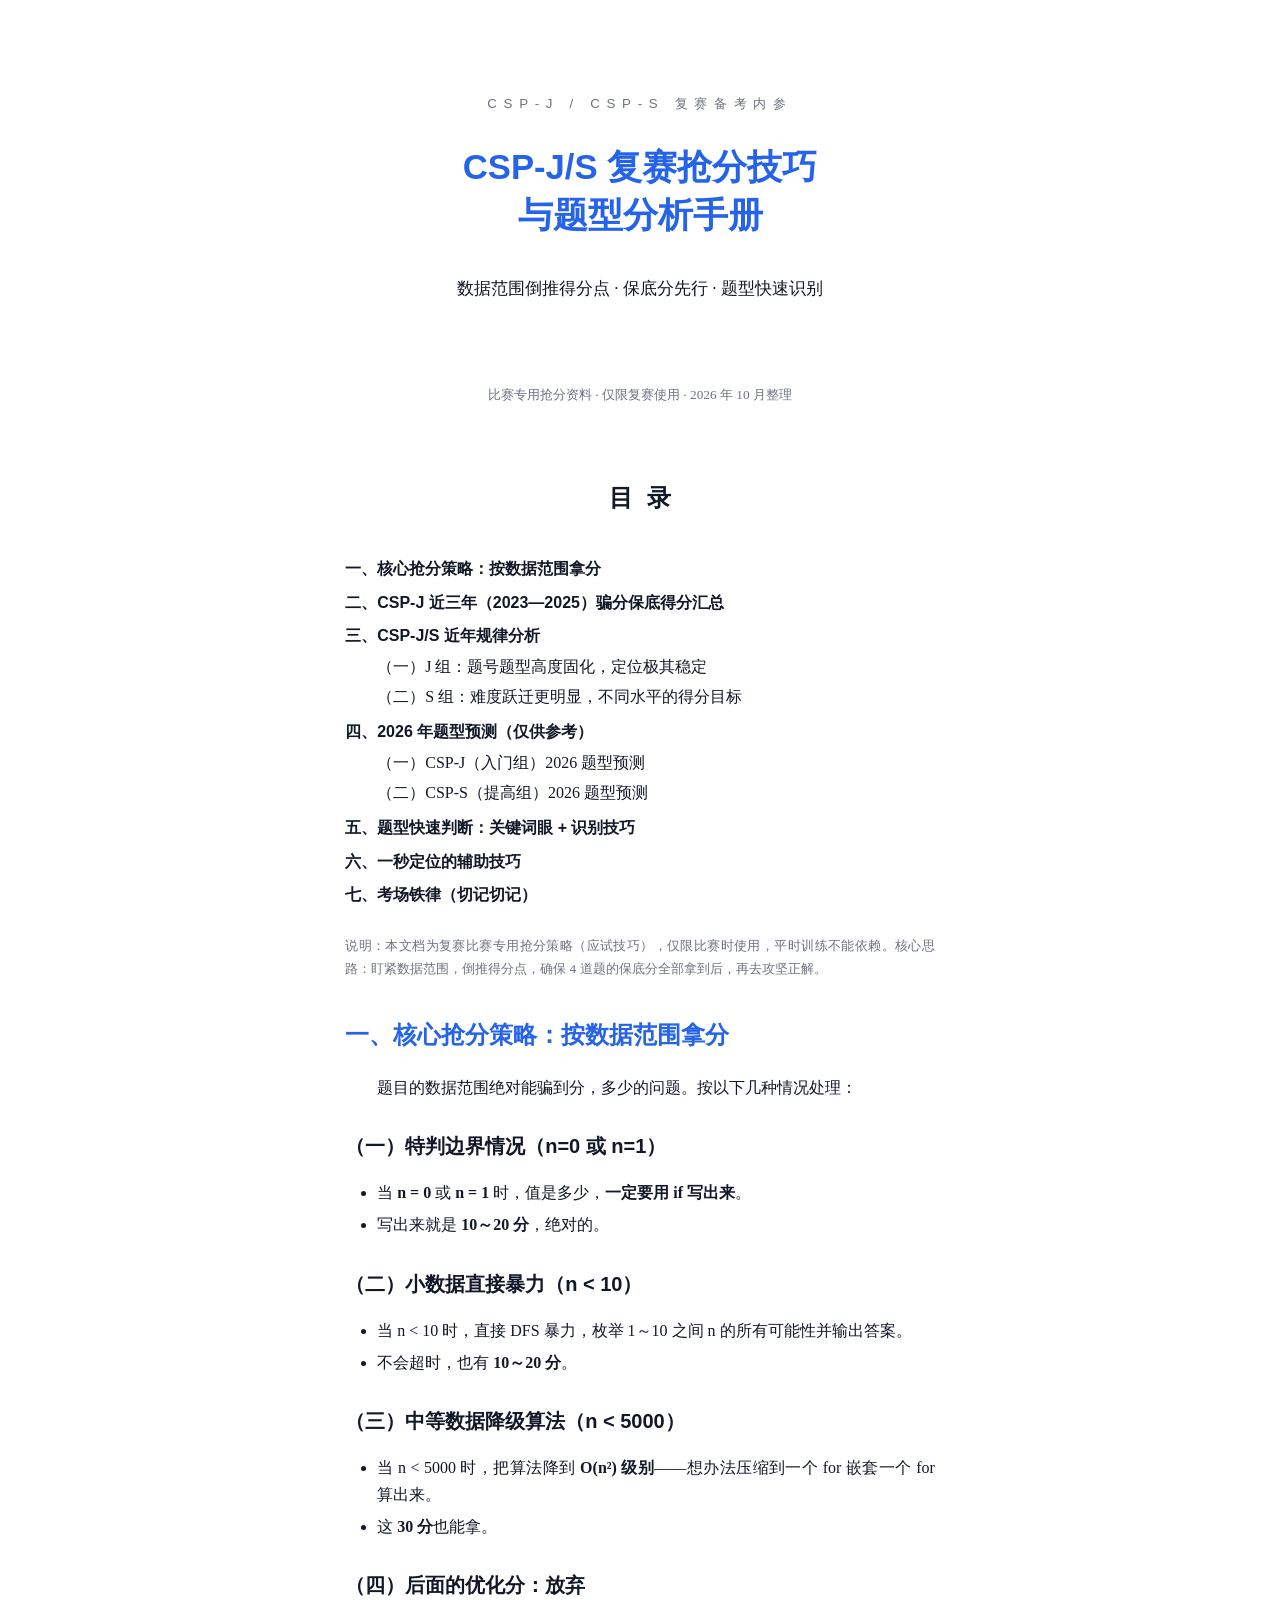
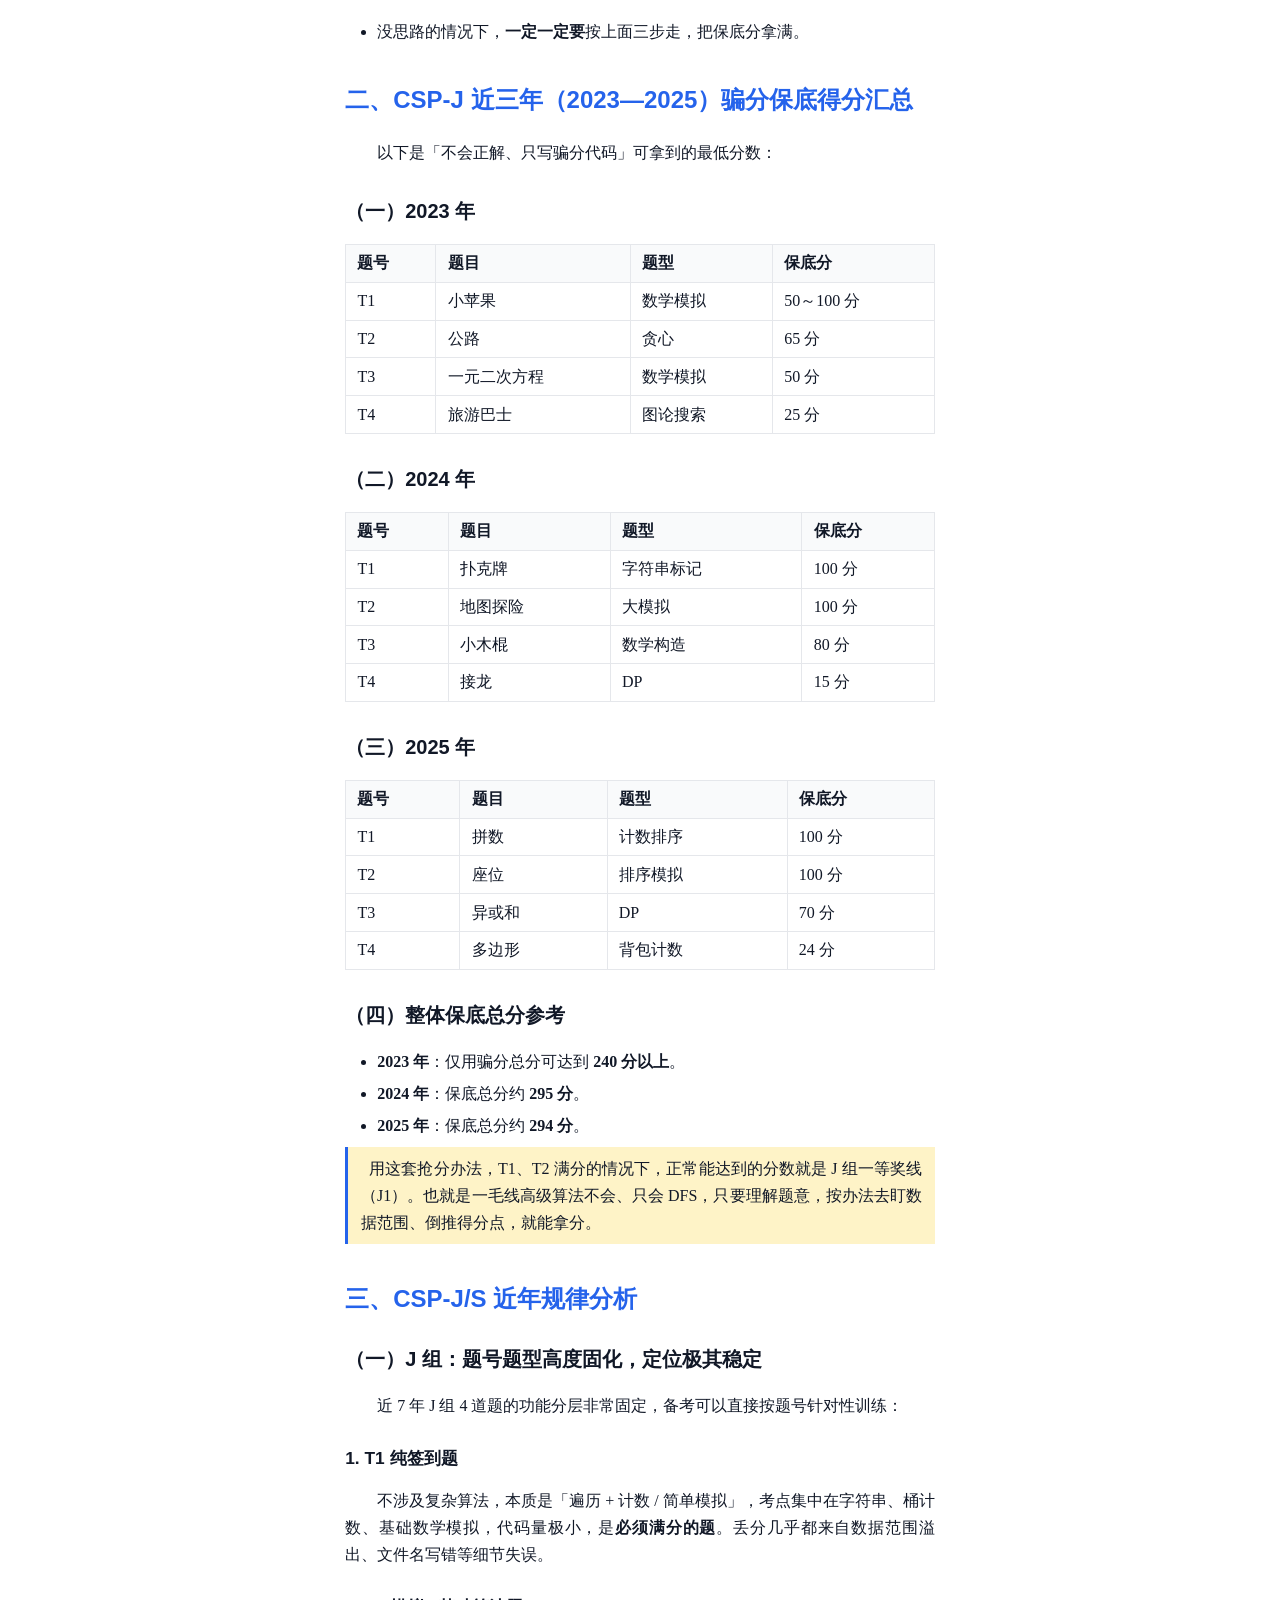
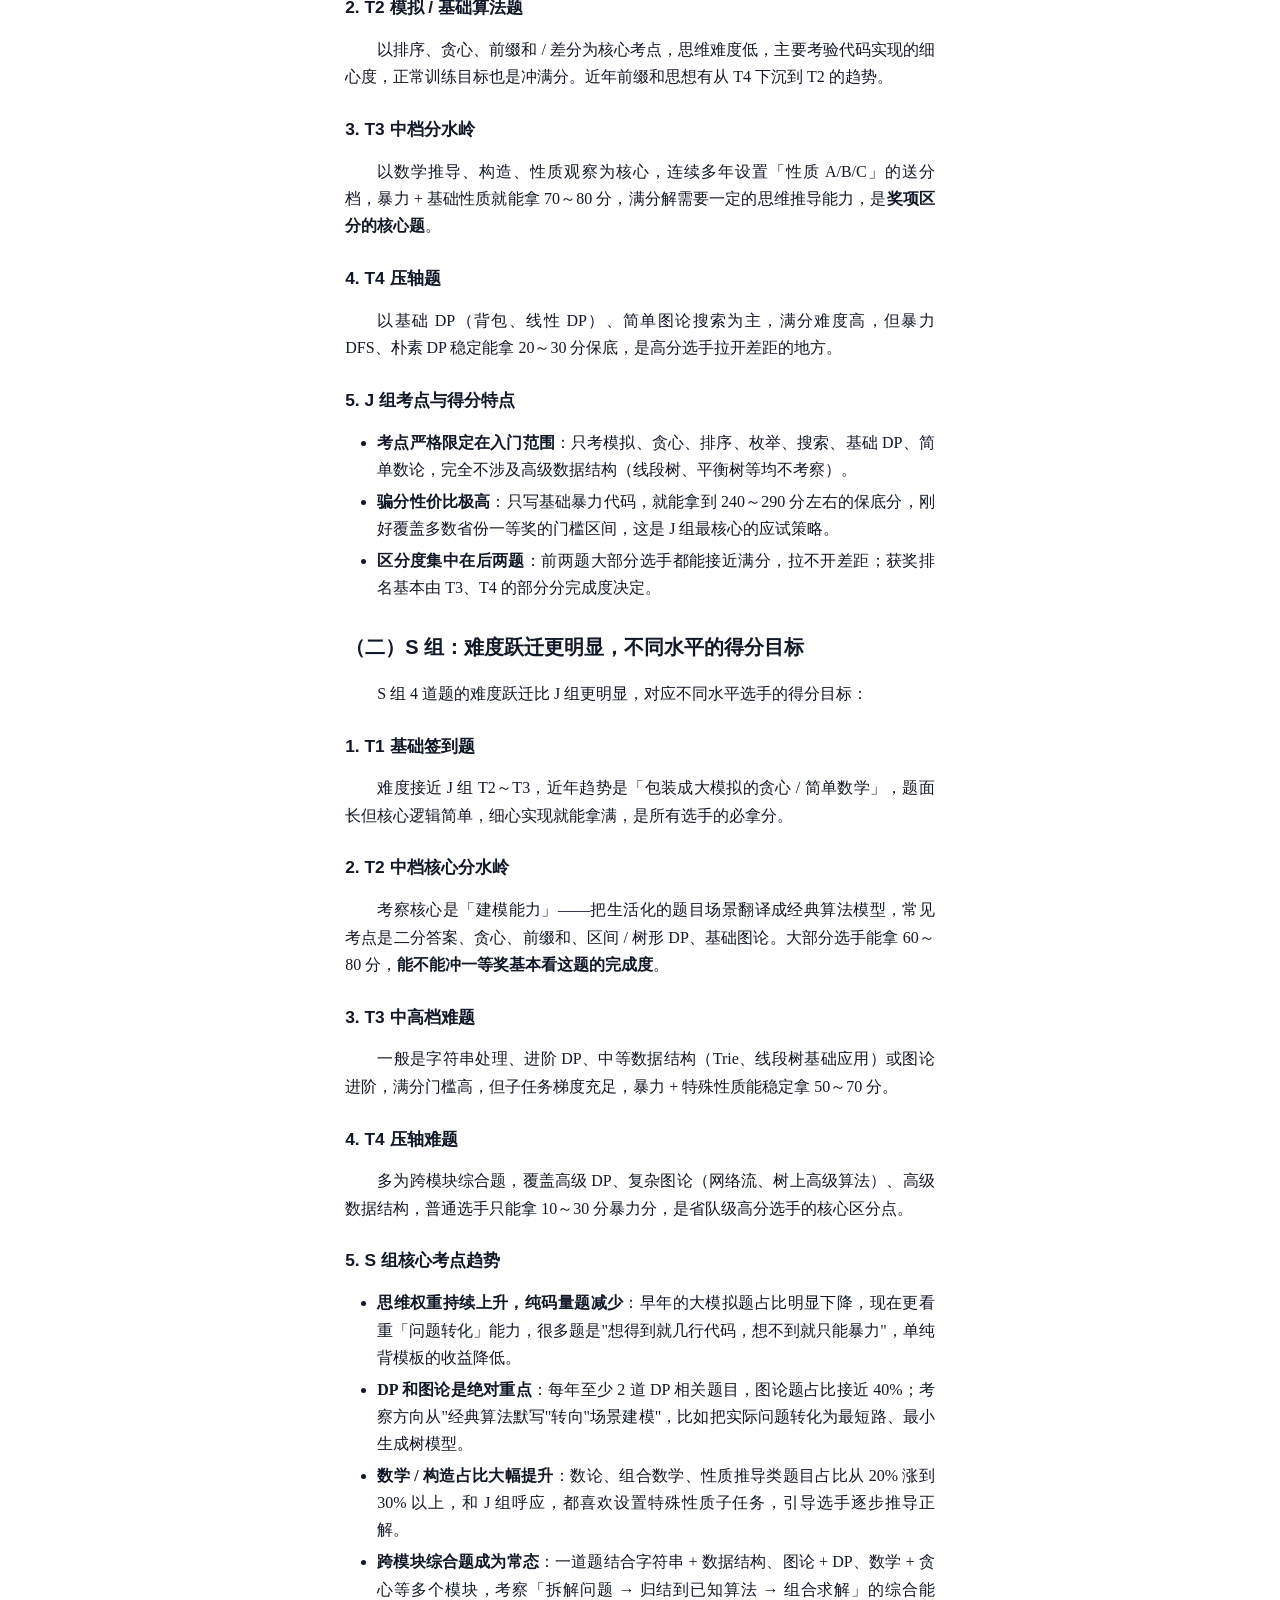
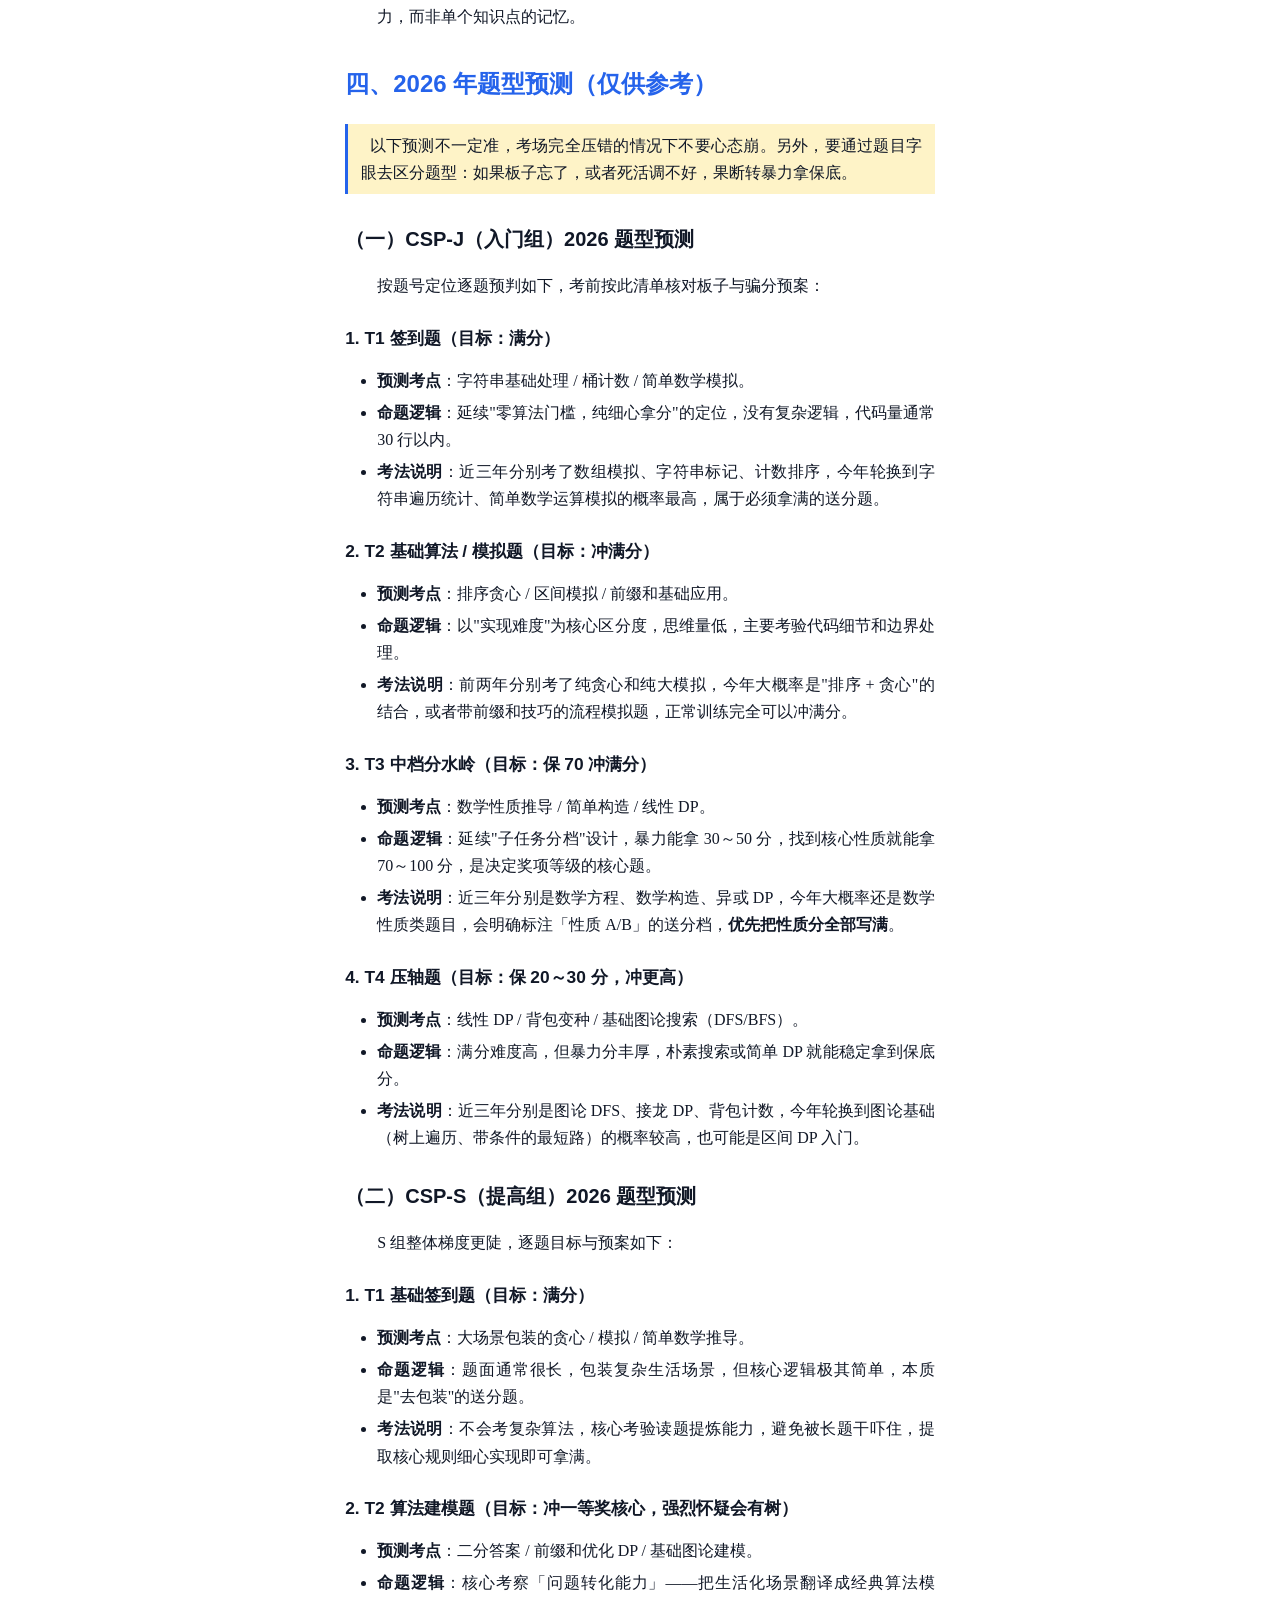
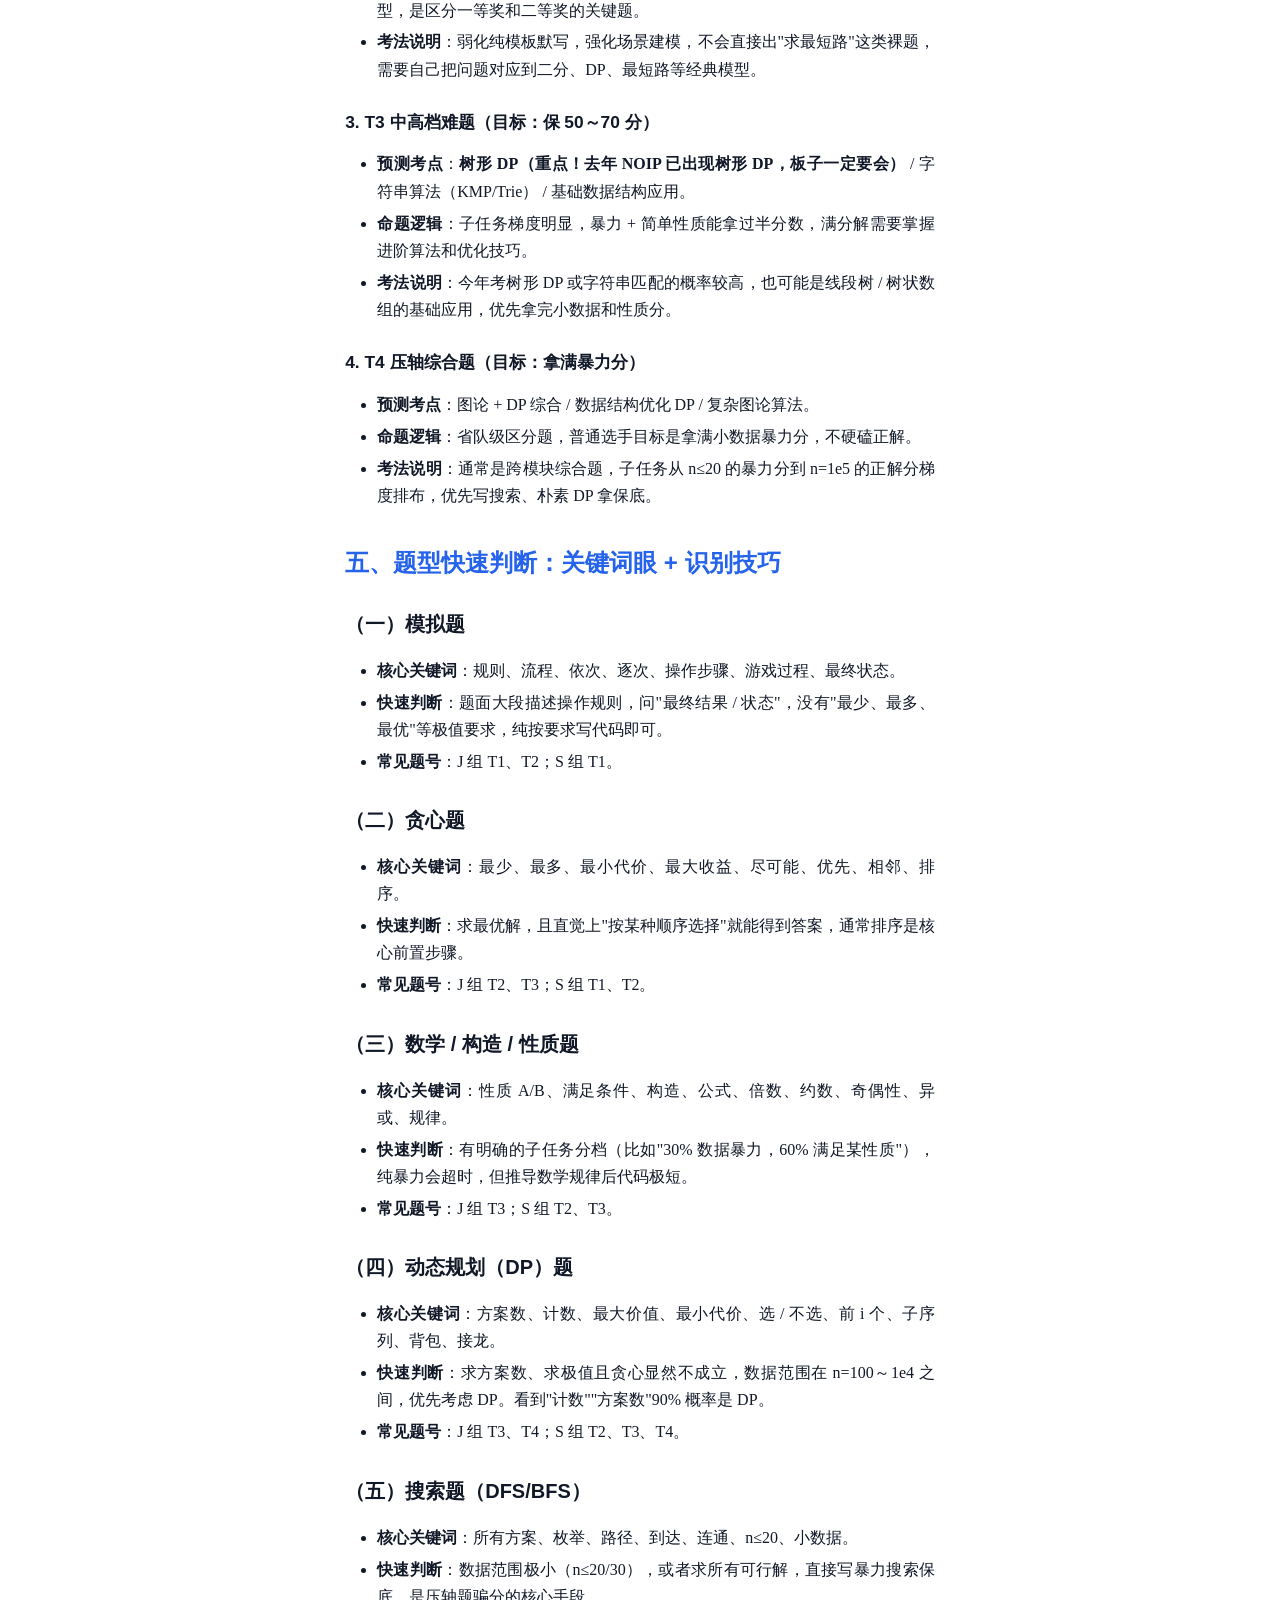
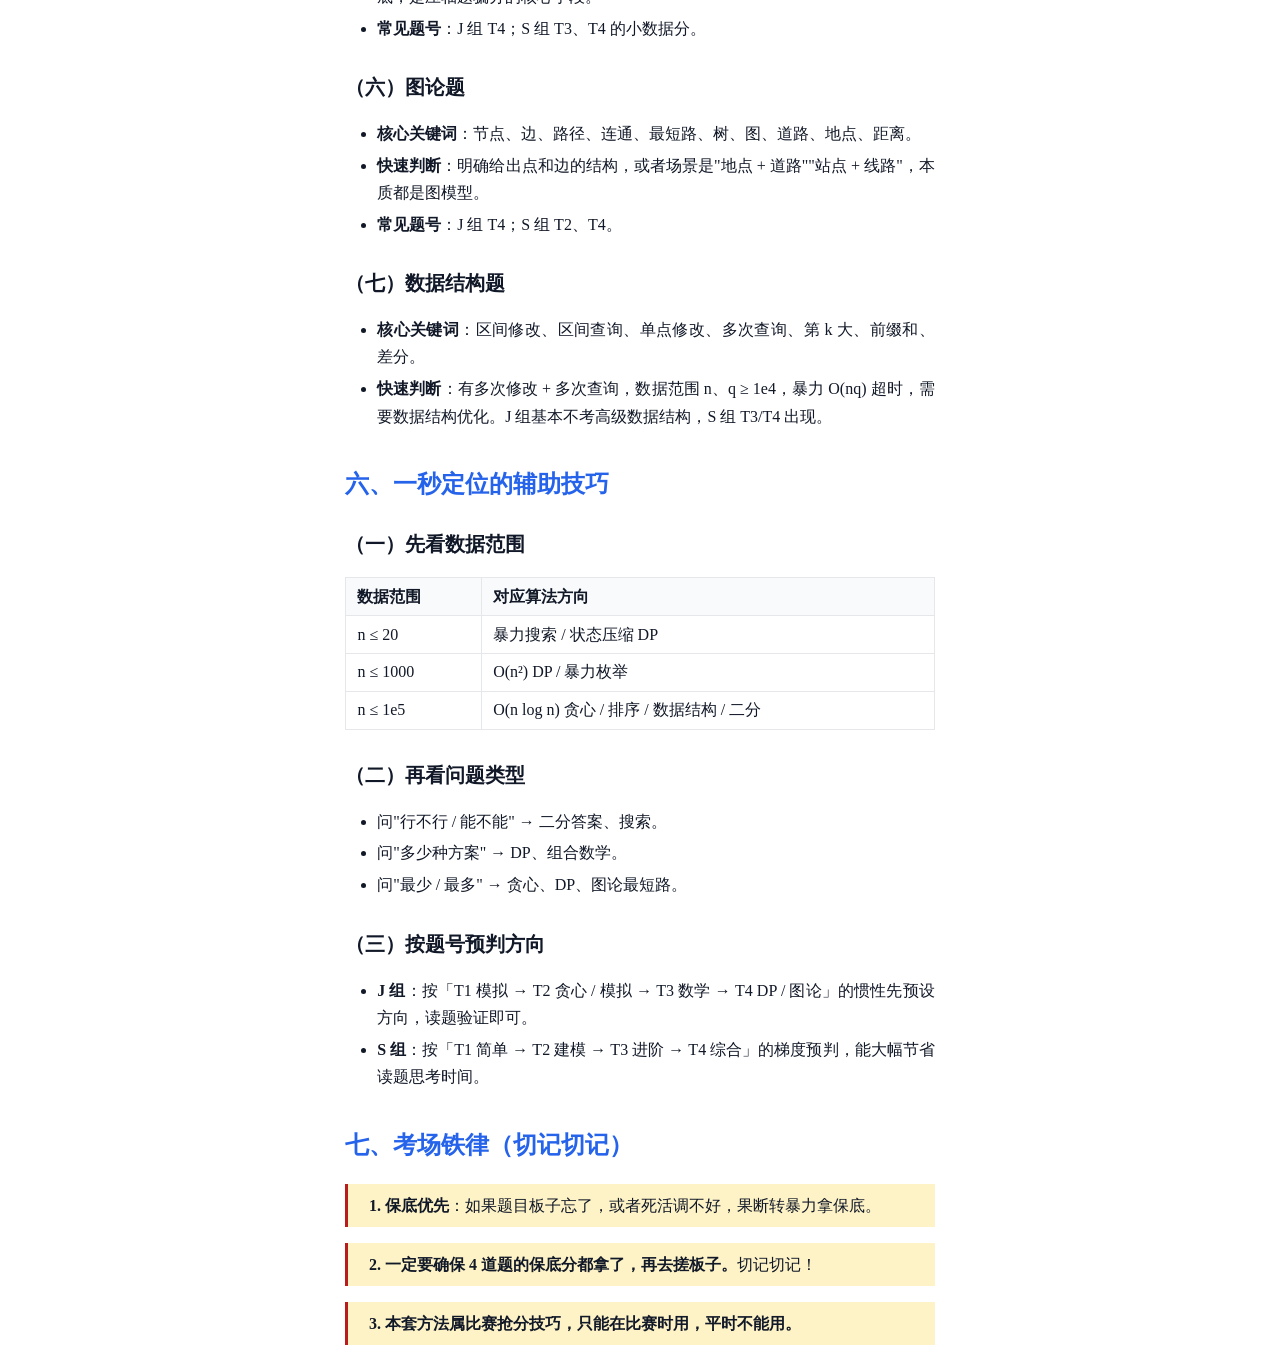
<file: docs/strategy/csp-scoring-handbook.html>
<!DOCTYPE html>
<html lang="zh-CN">
<head>
  <meta charset="UTF-8">
  <meta name="viewport" content="width=device-width, initial-scale=1.0">
  <meta name="docx-page-size" content="A4">
  <title>CSP-J/S 复赛抢分技巧与题型分析手册</title>
  <style>
  :root {
    /* Page layout */
    --page-content-width: 15.6cm;
    /* Typography */
    --fs-title: 26pt;
    --fs-h1: 18pt;
    --fs-h2: 15pt;
    --fs-h3: 13pt;
    --fs-body: 12pt;
    --fs-small: 10pt;
    --ff-heading: "SimHei", "黑体", "Microsoft YaHei", sans-serif;
    --ff-body: "SimSun", "宋体", serif;
    --lh-body: 1.7;
    --lh-heading: 1.3;
    --fw-bold: 700;
    --fw-normal: 400;
    /* Color */
    --color-primary: #2563EB;
    --color-text: #111827;
    --color-muted: #6B7280;
    --color-border: #E5E7EB;
    --color-bg: #FFFFFF;
    --color-code-bg: #F9FAFB;
    --color-highlight: #FEF3C7;
    /* Spacing */
    --spacing-paragraph: 0.5em;
    --spacing-section: 1.6em;
    --spacing-block: 1em;
    --margin-page: 2.5cm;
    --sp-02: 0.2em;
    --sp-03: 0.3em;
    --sp-04: 0.4em;
    --sp-1: 1em;
    --sp-15: 1.5em;
    --sp-2: 2em;
    --sp-3: 3em;
    --sp-6: 6em;
    --sp-7: 7em;
    --pad-cell: 0.4em 0.7em;
    --pad-tip: 0.5em 0.8em;
    /* Extra color */
    --color-danger: #B91C1C;
  }

  * { box-sizing: border-box; margin: 0; padding: 0; }

  body {
    font-family: var(--ff-body);
    font-size: var(--fs-body);
    line-height: var(--lh-body);
    color: var(--color-text);
    background: var(--color-bg);
    max-width: var(--page-content-width);
    margin-left: auto;
    margin-right: auto;
    padding: 0;
  }

  h1, h2, h3 {
    font-family: var(--ff-heading);
    line-height: var(--lh-heading);
    font-weight: var(--fw-bold);
    margin-top: var(--spacing-section);
    margin-bottom: var(--spacing-block);
    text-align: left;
    text-indent: 0;
  }
  h1 { font-size: var(--fs-h1); color: var(--color-primary); }
  h2 { font-size: var(--fs-h2); color: var(--color-text); }
  h3 { font-size: var(--fs-h3); color: var(--color-text); }

  p {
    margin-bottom: var(--spacing-paragraph);
    font-size: var(--fs-body);
    line-height: var(--lh-body);
    text-indent: 2em;
    text-align: justify;
  }
  p.no-indent { text-indent: 0; }

  ul, ol { padding-left: var(--sp-2); margin-bottom: var(--spacing-paragraph); }
  li {
    margin-bottom: var(--sp-03);
    font-size: var(--fs-body);
    line-height: var(--lh-body);
    text-indent: 0;
    text-align: justify;
  }

  table {
    border-collapse: collapse;
    width: 100%;
    margin-bottom: var(--spacing-block);
  }
  th, td {
    padding: var(--pad-cell);
    border: 1px solid var(--color-border);
    font-size: var(--fs-body);
    line-height: 1.5;
    text-indent: 0;
    text-align: left;
    vertical-align: middle;
  }
  th { font-weight: var(--fw-bold); background: var(--color-code-bg); }

  /* 单段落强调提示 */
  .tip-warn {
    border-left: 3px solid var(--color-primary);
    background: var(--color-highlight);
    padding: var(--pad-tip);
    text-indent: 0;
    margin-bottom: var(--spacing-block);
  }
  .tip-danger {
    border-left: 3px solid var(--color-danger);
    background: var(--color-highlight);
    padding: var(--pad-tip);
    text-indent: 0;
    margin-bottom: var(--spacing-block);
  }

  /* 封面 */
  .cover-eyebrow {
    text-align: center;
    text-indent: 0;
    font-family: var(--ff-heading);
    font-size: var(--fs-small);
    letter-spacing: 0.5em;
    color: var(--color-muted);
    margin-top: var(--sp-7);
    margin-bottom: var(--sp-2);
  }
  section[role="cover"] > p.cover-title {
    text-align: center;
    text-indent: 0;
    font-family: var(--ff-heading);
    font-size: var(--fs-title);
    font-weight: var(--fw-bold);
    color: var(--color-primary);
    line-height: 1.4;
    margin-bottom: var(--sp-1);
  }
  .cover-subtitle {
    text-align: center;
    text-indent: 0;
    font-family: var(--ff-body);
    font-size: var(--fs-h3);
    color: var(--color-text);
    margin-bottom: var(--sp-1);
  }
  .cover-meta {
    text-align: center;
    text-indent: 0;
    font-size: var(--fs-small);
    color: var(--color-muted);
    margin-top: var(--sp-6);
  }

  /* 目录 */
  .toc-page-title {
    text-align: center;
    text-indent: 0;
    font-family: var(--ff-heading);
    font-size: var(--fs-h1);
    font-weight: var(--fw-bold);
    color: var(--color-text);
    margin-top: var(--sp-3);
    margin-bottom: var(--sp-15);
  }
  .toc-list, .toc-list ol, .toc-list ul {
    list-style: none;
    list-style-type: none;
    padding-left: 0;
  }
  .toc-list > li {
    font-family: var(--ff-heading);
    font-weight: var(--fw-bold);
    font-size: var(--fs-body);
    margin-bottom: var(--sp-04);
    text-indent: 0;
  }
  .toc-list ol { padding-left: var(--sp-2); margin-top: var(--sp-02); }
  .toc-list ol > li {
    font-family: var(--ff-body);
    font-weight: var(--fw-normal);
    font-size: var(--fs-body);
    margin-bottom: var(--sp-02);
    text-indent: 0;
  }
  .toc-list a { color: var(--color-text); text-decoration: none; }
  .toc-note {
    text-indent: 0;
    font-size: var(--fs-small);
    color: var(--color-muted);
    margin-top: var(--sp-2);
  }

  /* 页面规则（页眉页脚模型） */
  @page { @bottom-center { content: "第 " counter(page) " 页"; } }
  @page cover { @bottom-center { content: none; } }
  section[role="cover"] { page: cover; }
  </style>
</head>
<body>
  <section role="cover">
    <p class="cover-eyebrow">CSP-J / CSP-S 复赛备考内参</p>
    <p class="cover-title">CSP-J/S 复赛抢分技巧<br>与题型分析手册</p>
    <p class="cover-subtitle">数据范围倒推得分点 · 保底分先行 · 题型快速识别</p>
    <p class="cover-meta">比赛专用抢分资料 · 仅限复赛使用 · 2026 年 10 月整理</p>
  </section>

  <section role="cover">
    <p class="toc-page-title">目&nbsp;&nbsp;录</p>
    <nav class="doc-toc" aria-label="文档目录">
      <ol class="toc-list">
        <li><a href="#section-1">一、核心抢分策略：按数据范围拿分</a></li>
        <li><a href="#section-2">二、CSP-J 近三年（2023—2025）骗分保底得分汇总</a></li>
        <li><a href="#section-3">三、CSP-J/S 近年规律分析</a>
          <ol>
            <li><a href="#section-3-1">（一）J 组：题号题型高度固化，定位极其稳定</a></li>
            <li><a href="#section-3-2">（二）S 组：难度跃迁更明显，不同水平的得分目标</a></li>
          </ol>
        </li>
        <li><a href="#section-4">四、2026 年题型预测（仅供参考）</a>
          <ol>
            <li><a href="#section-4-1">（一）CSP-J（入门组）2026 题型预测</a></li>
            <li><a href="#section-4-2">（二）CSP-S（提高组）2026 题型预测</a></li>
          </ol>
        </li>
        <li><a href="#section-5">五、题型快速判断：关键词眼 + 识别技巧</a></li>
        <li><a href="#section-6">六、一秒定位的辅助技巧</a></li>
        <li><a href="#section-7">七、考场铁律（切记切记）</a></li>
      </ol>
    </nav>
    <p class="toc-note">说明：本文档为复赛比赛专用抢分策略（应试技巧），仅限比赛时使用，平时训练不能依赖。核心思路：盯紧数据范围，倒推得分点，确保 4 道题的保底分全部拿到后，再去攻坚正解。</p>
  </section>

  <section role="body" data-page-restart="1">

    <h1 id="section-1">一、核心抢分策略：按数据范围拿分</h1>
    <p>题目的数据范围绝对能骗到分，多少的问题。按以下几种情况处理：</p>

    <h2 id="section-1-1">（一）特判边界情况（n=0 或 n=1）</h2>
    <ul>
      <li>当 <strong>n = 0</strong> 或 <strong>n = 1</strong> 时，值是多少，<strong>一定要用 if 写出来</strong>。</li>
      <li>写出来就是 <strong>10～20 分</strong>，绝对的。</li>
    </ul>

    <h2 id="section-1-2">（二）小数据直接暴力（n &lt; 10）</h2>
    <ul>
      <li>当 n &lt; 10 时，直接 DFS 暴力，枚举 1～10 之间 n 的所有可能性并输出答案。</li>
      <li>不会超时，也有 <strong>10～20 分</strong>。</li>
    </ul>

    <h2 id="section-1-3">（三）中等数据降级算法（n &lt; 5000）</h2>
    <ul>
      <li>当 n &lt; 5000 时，把算法降到 <strong>O(n²) 级别</strong>——想办法压缩到一个 for 嵌套一个 for 算出来。</li>
      <li>这 <strong>30 分</strong>也能拿。</li>
    </ul>

    <h2 id="section-1-4">（四）后面的优化分：放弃</h2>
    <ul>
      <li>没思路的情况下，<strong>一定一定要</strong>按上面三步走，把保底分拿满。</li>
    </ul>

    <h1 id="section-2">二、CSP-J 近三年（2023—2025）骗分保底得分汇总</h1>
    <p>以下是「不会正解、只写骗分代码」可拿到的最低分数：</p>

    <h2 id="section-2-1">（一）2023 年</h2>
    <table>
      <thead>
        <tr><th>题号</th><th>题目</th><th>题型</th><th>保底分</th></tr>
      </thead>
      <tbody>
        <tr><td>T1</td><td>小苹果</td><td>数学模拟</td><td>50～100 分</td></tr>
        <tr><td>T2</td><td>公路</td><td>贪心</td><td>65 分</td></tr>
        <tr><td>T3</td><td>一元二次方程</td><td>数学模拟</td><td>50 分</td></tr>
        <tr><td>T4</td><td>旅游巴士</td><td>图论搜索</td><td>25 分</td></tr>
      </tbody>
    </table>

    <h2 id="section-2-2">（二）2024 年</h2>
    <table>
      <thead>
        <tr><th>题号</th><th>题目</th><th>题型</th><th>保底分</th></tr>
      </thead>
      <tbody>
        <tr><td>T1</td><td>扑克牌</td><td>字符串标记</td><td>100 分</td></tr>
        <tr><td>T2</td><td>地图探险</td><td>大模拟</td><td>100 分</td></tr>
        <tr><td>T3</td><td>小木棍</td><td>数学构造</td><td>80 分</td></tr>
        <tr><td>T4</td><td>接龙</td><td>DP</td><td>15 分</td></tr>
      </tbody>
    </table>

    <h2 id="section-2-3">（三）2025 年</h2>
    <table>
      <thead>
        <tr><th>题号</th><th>题目</th><th>题型</th><th>保底分</th></tr>
      </thead>
      <tbody>
        <tr><td>T1</td><td>拼数</td><td>计数排序</td><td>100 分</td></tr>
        <tr><td>T2</td><td>座位</td><td>排序模拟</td><td>100 分</td></tr>
        <tr><td>T3</td><td>异或和</td><td>DP</td><td>70 分</td></tr>
        <tr><td>T4</td><td>多边形</td><td>背包计数</td><td>24 分</td></tr>
      </tbody>
    </table>

    <h2 id="section-2-4">（四）整体保底总分参考</h2>
    <ul>
      <li><strong>2023 年</strong>：仅用骗分总分可达到 <strong>240 分以上</strong>。</li>
      <li><strong>2024 年</strong>：保底总分约 <strong>295 分</strong>。</li>
      <li><strong>2025 年</strong>：保底总分约 <strong>294 分</strong>。</li>
    </ul>
    <p class="tip-warn">&nbsp;&nbsp;用这套抢分办法，T1、T2 满分的情况下，正常能达到的分数就是 J 组一等奖线（J1）。也就是一毛线高级算法不会、只会 DFS，只要理解题意，按办法去盯数据范围、倒推得分点，就能拿分。</p>

    <h1 id="section-3">三、CSP-J/S 近年规律分析</h1>

    <h2 id="section-3-1">（一）J 组：题号题型高度固化，定位极其稳定</h2>
    <p>近 7 年 J 组 4 道题的功能分层非常固定，备考可以直接按题号针对性训练：</p>

    <h3 id="section-3-1-1">1. T1 纯签到题</h3>
    <p>不涉及复杂算法，本质是「遍历 + 计数 / 简单模拟」，考点集中在字符串、桶计数、基础数学模拟，代码量极小，是<strong>必须满分的题</strong>。丢分几乎都来自数据范围溢出、文件名写错等细节失误。</p>

    <h3 id="section-3-1-2">2. T2 模拟 / 基础算法题</h3>
    <p>以排序、贪心、前缀和 / 差分为核心考点，思维难度低，主要考验代码实现的细心度，正常训练目标也是冲满分。近年前缀和思想有从 T4 下沉到 T2 的趋势。</p>

    <h3 id="section-3-1-3">3. T3 中档分水岭</h3>
    <p>以数学推导、构造、性质观察为核心，连续多年设置「性质 A/B/C」的送分档，暴力 + 基础性质就能拿 70～80 分，满分解需要一定的思维推导能力，是<strong>奖项区分的核心题</strong>。</p>

    <h3 id="section-3-1-4">4. T4 压轴题</h3>
    <p>以基础 DP（背包、线性 DP）、简单图论搜索为主，满分难度高，但暴力 DFS、朴素 DP 稳定能拿 20～30 分保底，是高分选手拉开差距的地方。</p>

    <h3 id="section-3-1-5">5. J 组考点与得分特点</h3>
    <ul>
      <li><strong>考点严格限定在入门范围</strong>：只考模拟、贪心、排序、枚举、搜索、基础 DP、简单数论，完全不涉及高级数据结构（线段树、平衡树等均不考察）。</li>
      <li><strong>骗分性价比极高</strong>：只写基础暴力代码，就能拿到 240～290 分左右的保底分，刚好覆盖多数省份一等奖的门槛区间，这是 J 组最核心的应试策略。</li>
      <li><strong>区分度集中在后两题</strong>：前两题大部分选手都能接近满分，拉不开差距；获奖排名基本由 T3、T4 的部分分完成度决定。</li>
    </ul>

    <h2 id="section-3-2">（二）S 组：难度跃迁更明显，不同水平的得分目标</h2>
    <p>S 组 4 道题的难度跃迁比 J 组更明显，对应不同水平选手的得分目标：</p>

    <h3 id="section-3-2-1">1. T1 基础签到题</h3>
    <p>难度接近 J 组 T2～T3，近年趋势是「包装成大模拟的贪心 / 简单数学」，题面长但核心逻辑简单，细心实现就能拿满，是所有选手的必拿分。</p>

    <h3 id="section-3-2-2">2. T2 中档核心分水岭</h3>
    <p>考察核心是「建模能力」——把生活化的题目场景翻译成经典算法模型，常见考点是二分答案、贪心、前缀和、区间 / 树形 DP、基础图论。大部分选手能拿 60～80 分，<strong>能不能冲一等奖基本看这题的完成度</strong>。</p>

    <h3 id="section-3-2-3">3. T3 中高档难题</h3>
    <p>一般是字符串处理、进阶 DP、中等数据结构（Trie、线段树基础应用）或图论进阶，满分门槛高，但子任务梯度充足，暴力 + 特殊性质能稳定拿 50～70 分。</p>

    <h3 id="section-3-2-4">4. T4 压轴难题</h3>
    <p>多为跨模块综合题，覆盖高级 DP、复杂图论（网络流、树上高级算法）、高级数据结构，普通选手只能拿 10～30 分暴力分，是省队级高分选手的核心区分点。</p>

    <h3 id="section-3-2-5">5. S 组核心考点趋势</h3>
    <ul>
      <li><strong>思维权重持续上升，纯码量题减少</strong>：早年的大模拟题占比明显下降，现在更看重「问题转化」能力，很多题是"想得到就几行代码，想不到就只能暴力"，单纯背模板的收益降低。</li>
      <li><strong>DP 和图论是绝对重点</strong>：每年至少 2 道 DP 相关题目，图论题占比接近 40%；考察方向从"经典算法默写"转向"场景建模"，比如把实际问题转化为最短路、最小生成树模型。</li>
      <li><strong>数学 / 构造占比大幅提升</strong>：数论、组合数学、性质推导类题目占比从 20% 涨到 30% 以上，和 J 组呼应，都喜欢设置特殊性质子任务，引导选手逐步推导正解。</li>
      <li><strong>跨模块综合题成为常态</strong>：一道题结合字符串 + 数据结构、图论 + DP、数学 + 贪心等多个模块，考察「拆解问题 → 归结到已知算法 → 组合求解」的综合能力，而非单个知识点的记忆。</li>
    </ul>

    <h1 id="section-4">四、2026 年题型预测（仅供参考）</h1>
    <p class="tip-warn">&nbsp;&nbsp;以下预测不一定准，考场完全压错的情况下不要心态崩。另外，要通过题目字眼去区分题型：如果板子忘了，或者死活调不好，果断转暴力拿保底。</p>

    <h2 id="section-4-1">（一）CSP-J（入门组）2026 题型预测</h2>
    <p>按题号定位逐题预判如下，考前按此清单核对板子与骗分预案：</p>

    <h3 id="section-4-1-1">1. T1 签到题（目标：满分）</h3>
    <ul>
      <li><strong>预测考点</strong>：字符串基础处理 / 桶计数 / 简单数学模拟。</li>
      <li><strong>命题逻辑</strong>：延续"零算法门槛，纯细心拿分"的定位，没有复杂逻辑，代码量通常 30 行以内。</li>
      <li><strong>考法说明</strong>：近三年分别考了数组模拟、字符串标记、计数排序，今年轮换到字符串遍历统计、简单数学运算模拟的概率最高，属于必须拿满的送分题。</li>
    </ul>

    <h3 id="section-4-1-2">2. T2 基础算法 / 模拟题（目标：冲满分）</h3>
    <ul>
      <li><strong>预测考点</strong>：排序贪心 / 区间模拟 / 前缀和基础应用。</li>
      <li><strong>命题逻辑</strong>：以"实现难度"为核心区分度，思维量低，主要考验代码细节和边界处理。</li>
      <li><strong>考法说明</strong>：前两年分别考了纯贪心和纯大模拟，今年大概率是"排序 + 贪心"的结合，或者带前缀和技巧的流程模拟题，正常训练完全可以冲满分。</li>
    </ul>

    <h3 id="section-4-1-3">3. T3 中档分水岭（目标：保 70 冲满分）</h3>
    <ul>
      <li><strong>预测考点</strong>：数学性质推导 / 简单构造 / 线性 DP。</li>
      <li><strong>命题逻辑</strong>：延续"子任务分档"设计，暴力能拿 30～50 分，找到核心性质就能拿 70～100 分，是决定奖项等级的核心题。</li>
      <li><strong>考法说明</strong>：近三年分别是数学方程、数学构造、异或 DP，今年大概率还是数学性质类题目，会明确标注「性质 A/B」的送分档，<strong>优先把性质分全部写满</strong>。</li>
    </ul>

    <h3 id="section-4-1-4">4. T4 压轴题（目标：保 20～30 分，冲更高）</h3>
    <ul>
      <li><strong>预测考点</strong>：线性 DP / 背包变种 / 基础图论搜索（DFS/BFS）。</li>
      <li><strong>命题逻辑</strong>：满分难度高，但暴力分丰厚，朴素搜索或简单 DP 就能稳定拿到保底分。</li>
      <li><strong>考法说明</strong>：近三年分别是图论 DFS、接龙 DP、背包计数，今年轮换到图论基础（树上遍历、带条件的最短路）的概率较高，也可能是区间 DP 入门。</li>
    </ul>

    <h2 id="section-4-2">（二）CSP-S（提高组）2026 题型预测</h2>
    <p>S 组整体梯度更陡，逐题目标与预案如下：</p>

    <h3 id="section-4-2-1">1. T1 基础签到题（目标：满分）</h3>
    <ul>
      <li><strong>预测考点</strong>：大场景包装的贪心 / 模拟 / 简单数学推导。</li>
      <li><strong>命题逻辑</strong>：题面通常很长，包装复杂生活场景，但核心逻辑极其简单，本质是"去包装"的送分题。</li>
      <li><strong>考法说明</strong>：不会考复杂算法，核心考验读题提炼能力，避免被长题干吓住，提取核心规则细心实现即可拿满。</li>
    </ul>

    <h3 id="section-4-2-2">2. T2 算法建模题（目标：冲一等奖核心，强烈怀疑会有树）</h3>
    <ul>
      <li><strong>预测考点</strong>：二分答案 / 前缀和优化 DP / 基础图论建模。</li>
      <li><strong>命题逻辑</strong>：核心考察「问题转化能力」——把生活化场景翻译成经典算法模型，是区分一等奖和二等奖的关键题。</li>
      <li><strong>考法说明</strong>：弱化纯模板默写，强化场景建模，不会直接出"求最短路"这类裸题，需要自己把问题对应到二分、DP、最短路等经典模型。</li>
    </ul>

    <h3 id="section-4-2-3">3. T3 中高档难题（目标：保 50～70 分）</h3>
    <ul>
      <li><strong>预测考点</strong>：<strong>树形 DP（重点！去年 NOIP 已出现树形 DP，板子一定要会）</strong> / 字符串算法（KMP/Trie） / 基础数据结构应用。</li>
      <li><strong>命题逻辑</strong>：子任务梯度明显，暴力 + 简单性质能拿过半分数，满分解需要掌握进阶算法和优化技巧。</li>
      <li><strong>考法说明</strong>：今年考树形 DP 或字符串匹配的概率较高，也可能是线段树 / 树状数组的基础应用，优先拿完小数据和性质分。</li>
    </ul>

    <h3 id="section-4-2-4">4. T4 压轴综合题（目标：拿满暴力分）</h3>
    <ul>
      <li><strong>预测考点</strong>：图论 + DP 综合 / 数据结构优化 DP / 复杂图论算法。</li>
      <li><strong>命题逻辑</strong>：省队级区分题，普通选手目标是拿满小数据暴力分，不硬磕正解。</li>
      <li><strong>考法说明</strong>：通常是跨模块综合题，子任务从 n≤20 的暴力分到 n=1e5 的正解分梯度排布，优先写搜索、朴素 DP 拿保底。</li>
    </ul>

    <h1 id="section-5">五、题型快速判断：关键词眼 + 识别技巧</h1>

    <h2 id="section-5-1">（一）模拟题</h2>
    <ul>
      <li><strong>核心关键词</strong>：规则、流程、依次、逐次、操作步骤、游戏过程、最终状态。</li>
      <li><strong>快速判断</strong>：题面大段描述操作规则，问"最终结果 / 状态"，没有"最少、最多、最优"等极值要求，纯按要求写代码即可。</li>
      <li><strong>常见题号</strong>：J 组 T1、T2；S 组 T1。</li>
    </ul>

    <h2 id="section-5-2">（二）贪心题</h2>
    <ul>
      <li><strong>核心关键词</strong>：最少、最多、最小代价、最大收益、尽可能、优先、相邻、排序。</li>
      <li><strong>快速判断</strong>：求最优解，且直觉上"按某种顺序选择"就能得到答案，通常排序是核心前置步骤。</li>
      <li><strong>常见题号</strong>：J 组 T2、T3；S 组 T1、T2。</li>
    </ul>

    <h2 id="section-5-3">（三）数学 / 构造 / 性质题</h2>
    <ul>
      <li><strong>核心关键词</strong>：性质 A/B、满足条件、构造、公式、倍数、约数、奇偶性、异或、规律。</li>
      <li><strong>快速判断</strong>：有明确的子任务分档（比如"30% 数据暴力，60% 满足某性质"），纯暴力会超时，但推导数学规律后代码极短。</li>
      <li><strong>常见题号</strong>：J 组 T3；S 组 T2、T3。</li>
    </ul>

    <h2 id="section-5-4">（四）动态规划（DP）题</h2>
    <ul>
      <li><strong>核心关键词</strong>：方案数、计数、最大价值、最小代价、选 / 不选、前 i 个、子序列、背包、接龙。</li>
      <li><strong>快速判断</strong>：求方案数、求极值且贪心显然不成立，数据范围在 n=100～1e4 之间，优先考虑 DP。看到"计数""方案数"90% 概率是 DP。</li>
      <li><strong>常见题号</strong>：J 组 T3、T4；S 组 T2、T3、T4。</li>
    </ul>

    <h2 id="section-5-5">（五）搜索题（DFS/BFS）</h2>
    <ul>
      <li><strong>核心关键词</strong>：所有方案、枚举、路径、到达、连通、n≤20、小数据。</li>
      <li><strong>快速判断</strong>：数据范围极小（n≤20/30），或者求所有可行解，直接写暴力搜索保底，是压轴题骗分的核心手段。</li>
      <li><strong>常见题号</strong>：J 组 T4；S 组 T3、T4 的小数据分。</li>
    </ul>

    <h2 id="section-5-6">（六）图论题</h2>
    <ul>
      <li><strong>核心关键词</strong>：节点、边、路径、连通、最短路、树、图、道路、地点、距离。</li>
      <li><strong>快速判断</strong>：明确给出点和边的结构，或者场景是"地点 + 道路""站点 + 线路"，本质都是图模型。</li>
      <li><strong>常见题号</strong>：J 组 T4；S 组 T2、T4。</li>
    </ul>

    <h2 id="section-5-7">（七）数据结构题</h2>
    <ul>
      <li><strong>核心关键词</strong>：区间修改、区间查询、单点修改、多次查询、第 k 大、前缀和、差分。</li>
      <li><strong>快速判断</strong>：有多次修改 + 多次查询，数据范围 n、q ≥ 1e4，暴力 O(nq) 超时，需要数据结构优化。J 组基本不考高级数据结构，S 组 T3/T4 出现。</li>
    </ul>

    <h1 id="section-6">六、一秒定位的辅助技巧</h1>

    <h2 id="section-6-1">（一）先看数据范围</h2>
    <table>
      <thead>
        <tr><th>数据范围</th><th>对应算法方向</th></tr>
      </thead>
      <tbody>
        <tr><td>n ≤ 20</td><td>暴力搜索 / 状态压缩 DP</td></tr>
        <tr><td>n ≤ 1000</td><td>O(n²) DP / 暴力枚举</td></tr>
        <tr><td>n ≤ 1e5</td><td>O(n log n) 贪心 / 排序 / 数据结构 / 二分</td></tr>
      </tbody>
    </table>

    <h2 id="section-6-2">（二）再看问题类型</h2>
    <ul>
      <li>问"行不行 / 能不能" → 二分答案、搜索。</li>
      <li>问"多少种方案" → DP、组合数学。</li>
      <li>问"最少 / 最多" → 贪心、DP、图论最短路。</li>
    </ul>

    <h2 id="section-6-3">（三）按题号预判方向</h2>
    <ul>
      <li><strong>J 组</strong>：按「T1 模拟 → T2 贪心 / 模拟 → T3 数学 → T4 DP / 图论」的惯性先预设方向，读题验证即可。</li>
      <li><strong>S 组</strong>：按「T1 简单 → T2 建模 → T3 进阶 → T4 综合」的梯度预判，能大幅节省读题思考时间。</li>
    </ul>

    <h1 id="section-7">七、考场铁律（切记切记）</h1>
    <p class="tip-danger">&nbsp;&nbsp;<strong>1. 保底优先</strong>：如果题目板子忘了，或者死活调不好，果断转暴力拿保底。</p>
    <p class="tip-danger">&nbsp;&nbsp;<strong>2. 一定要确保 4 道题的保底分都拿了，再去搓板子。</strong>切记切记！</p>
    <p class="tip-danger">&nbsp;&nbsp;<strong>3. 本套方法属比赛抢分技巧，只能在比赛时用，平时不能用。</strong></p>

  </section>
</body>
</html>
</file>
<file: css/theme.css>
/* ============================================================================
 * CSP-S 2026 ROUND 2 · 科技代码风主题
 * 设计语言：深空底色 + 网格 + 霓虹青/紫强调 + 等宽字体 + 终端语汇
 * ==========================================================================*/
:root {
  --bg: #060910;
  --bg-2: #0a0f1c;
  --panel: rgba(14, 22, 38, .78);
  --panel-solid: #0d1524;
  --line: #1b2a41;
  --line-2: #24374f;
  --txt: #d7e3f4;
  --txt-2: #8ba1bd;
  --txt-3: #5b7290;
  --cyan: #22e6ff;
  --cyan-dim: #12889b;
  --violet: #7c5cff;
  --green: #3ddc84;
  --amber: #ffb020;
  --red: #ff4d6d;
  --pink: #ff5ec4;
  --mono: ui-monospace, "JetBrains Mono", "Cascadia Code", "SF Mono", Consolas, "Liberation Mono", monospace;
  --sans: -apple-system, BlinkMacSystemFont, "Segoe UI", "PingFang SC", "Hiragino Sans GB", "Microsoft YaHei", sans-serif;
  --r: 10px;
  --glow: 0 0 0 1px var(--line), 0 8px 32px rgba(0, 0, 0, .55);
}

* { margin: 0; padding: 0; box-sizing: border-box; }

html { scroll-behavior: smooth; }

body {
  font-family: var(--sans);
  font-size: 14px;
  line-height: 1.65;
  color: var(--txt);
  background: var(--bg);
  min-height: 100vh;
  -webkit-font-smoothing: antialiased;
  overflow-x: hidden;
}

/* 背景：网格 + 光晕 ------------------------------------------------------- */
body::before {
  content: ''; position: fixed; inset: 0; z-index: -2;
  background-image:
    linear-gradient(rgba(34, 230, 255, .045) 1px, transparent 1px),
    linear-gradient(90deg, rgba(34, 230, 255, .045) 1px, transparent 1px);
  background-size: 44px 44px;
  mask-image: radial-gradient(ellipse 80% 60% at 50% 0%, #000 30%, transparent 100%);
  -webkit-mask-image: radial-gradient(ellipse 80% 60% at 50% 0%, #000 30%, transparent 100%);
}
body::after {
  content: ''; position: fixed; inset: 0; z-index: -3;
  background:
    radial-gradient(ellipse 60% 45% at 12% -5%, rgba(34, 230, 255, .16), transparent 60%),
    radial-gradient(ellipse 55% 45% at 92% 8%, rgba(124, 92, 255, .16), transparent 62%),
    var(--bg);
}

a { color: var(--cyan); text-decoration: none; cursor: pointer; }
a:hover { color: #7cf0ff; }
code, pre, .mono { font-family: var(--mono); }

::-webkit-scrollbar { width: 10px; height: 10px; }
::-webkit-scrollbar-thumb { background: #1d2c42; border-radius: 6px; border: 2px solid transparent; background-clip: content-box; }
::-webkit-scrollbar-thumb:hover { background: #2b4160; background-clip: content-box; }
::-webkit-scrollbar-track { background: transparent; }

/* ============================ 顶栏 ==================================== */
.navbar {
  position: sticky; top: 0; z-index: 200; height: 58px;
  display: flex; align-items: center; gap: 8px; padding: 0 20px;
  background: rgba(6, 10, 18, .82);
  backdrop-filter: blur(14px) saturate(1.4);
  border-bottom: 1px solid var(--line);
}
.nav-logo {
  display: flex; align-items: center; gap: 10px; margin-right: 22px;
  font-family: var(--mono); font-weight: 700; font-size: 15px; letter-spacing: .5px;
  white-space: nowrap;
}
.logo-mark {
  width: 30px; height: 30px; display: grid; place-items: center;
  font-size: 13px; font-weight: 800; color: #04121a;
  background: linear-gradient(135deg, var(--cyan), var(--violet));
  clip-path: polygon(18% 0, 100% 0, 100% 82%, 82% 100%, 0 100%, 0 18%);
  box-shadow: 0 0 18px rgba(34, 230, 255, .45);
}
.logo-text b { color: var(--cyan); }
.logo-text i { font-style: normal; color: var(--txt-3); font-size: 11px; display: block; line-height: 1; }

.nav-links { display: flex; align-items: center; height: 58px; overflow-x: auto; scrollbar-width: none; }
.nav-links::-webkit-scrollbar { display: none; }
.nav-links a {
  position: relative; height: 58px; display: flex; align-items: center; padding: 0 14px;
  font-size: 13.5px; color: var(--txt-2); white-space: nowrap; transition: color .16s;
}
.nav-links a:hover { color: var(--txt); }
.nav-links a.active { color: var(--cyan); }
.nav-links a.active::after {
  content: ''; position: absolute; left: 10px; right: 10px; bottom: 0; height: 2px;
  background: linear-gradient(90deg, transparent, var(--cyan), transparent);
  box-shadow: 0 0 12px var(--cyan);
}
.nav-right { margin-left: auto; display: flex; align-items: center; gap: 10px; }
.nav-search { position: relative; }
.nav-search input {
  width: 210px; height: 34px; padding: 0 12px 0 32px; font-size: 13px;
  color: var(--txt); background: rgba(10, 16, 28, .9);
  border: 1px solid var(--line); border-radius: 8px; outline: none; transition: .18s;
}
.nav-search input:focus { border-color: var(--cyan); width: 260px; box-shadow: 0 0 0 3px rgba(34, 230, 255, .12); }
.nav-search .ic { position: absolute; left: 10px; top: 50%; transform: translateY(-50%); color: var(--txt-3); font-size: 13px; }

/* ============================ 通用布局 ================================ */
.container { max-width: 1360px; margin: 0 auto; padding: 22px 22px 60px; }
.crumb { font-family: var(--mono); font-size: 12px; color: var(--txt-3); margin-bottom: 14px; }
.crumb b { color: var(--cyan); font-weight: 500; }

.panel {
  position: relative; background: var(--panel); border: 1px solid var(--line);
  border-radius: var(--r); box-shadow: var(--glow); backdrop-filter: blur(8px);
}
.panel-hd {
  display: flex; align-items: center; gap: 10px; padding: 12px 16px;
  border-bottom: 1px solid var(--line); font-size: 13.5px; font-weight: 600;
  font-family: var(--mono); letter-spacing: .3px;
}
.panel-hd .dot { width: 8px; height: 8px; border-radius: 50%; background: var(--cyan); box-shadow: 0 0 10px var(--cyan); }
.panel-hd .more { margin-left: auto; font-size: 12px; font-weight: 400; color: var(--txt-3); font-family: var(--sans); }
.panel-bd { padding: 16px; }
.panel-bd.tight { padding: 10px; }

.grid { display: grid; gap: 16px; }
.g2 { grid-template-columns: repeat(2, 1fr); }
.g3 { grid-template-columns: repeat(3, 1fr); }
.g4 { grid-template-columns: repeat(4, 1fr); }
.mb { margin-bottom: 16px; }
.mt { margin-top: 16px; }

/* 标题（终端注释风） */
.sec-title {
  font-family: var(--mono); font-size: 15px; font-weight: 700; margin: 0 0 12px;
  display: flex; align-items: center; gap: 8px;
}
.sec-title::before { content: '//'; color: var(--cyan); opacity: .7; font-weight: 400; }
.sub { color: var(--txt-3); font-size: 12.5px; }

/* ============================ 按钮 / 标签 ============================= */
.btn {
  display: inline-flex; align-items: center; justify-content: center; gap: 6px;
  height: 34px; padding: 0 14px; font-size: 13px; font-family: var(--sans);
  border-radius: 8px; border: 1px solid var(--line-2); background: rgba(20, 30, 48, .7);
  color: var(--txt); cursor: pointer; transition: .16s; white-space: nowrap; text-decoration: none;
}
.btn:hover { border-color: var(--cyan); color: var(--cyan); box-shadow: 0 0 0 3px rgba(34, 230, 255, .1); }
.btn:disabled { opacity: .45; cursor: not-allowed; box-shadow: none; }
.btn-primary {
  background: linear-gradient(135deg, rgba(34, 230, 255, .18), rgba(124, 92, 255, .18));
  border-color: var(--cyan); color: var(--cyan); font-weight: 600;
}
.btn-primary:hover { background: linear-gradient(135deg, rgba(34, 230, 255, .3), rgba(124, 92, 255, .3)); }
.btn-ghost { background: transparent; }
.btn-sm { height: 28px; padding: 0 10px; font-size: 12px; border-radius: 6px; }
.btn-xs { height: 24px; padding: 0 8px; font-size: 11.5px; border-radius: 6px; }
.btn-danger { border-color: rgba(255, 77, 109, .5); color: var(--red); }

.chip {
  display: inline-block; padding: 3px 9px; border-radius: 6px; font-size: 11.5px;
  border: 1px solid var(--line-2); color: var(--txt-2); background: rgba(15, 24, 40, .7);
  cursor: pointer; transition: .16s; font-family: var(--mono);
}
.chip:hover { border-color: var(--cyan); color: var(--cyan); }
.chip.on { background: rgba(34, 230, 255, .16); border-color: var(--cyan); color: var(--cyan); }

.tag {
  display: inline-block; padding: 1px 8px; border-radius: 5px; font-size: 11px;
  font-family: var(--mono); border: 1px solid transparent;
}
.tag.know { color: #9fd0ff; background: rgba(64, 150, 255, .12); border-color: rgba(64, 150, 255, .3); }
.tag.know:hover { color: #cfe8ff; border-color: rgba(64, 150, 255, .7); }

.diff { display: inline-block; padding: 1px 8px; border-radius: 5px; font-size: 11px; font-weight: 700; font-family: var(--mono); }
.diff-1 { color: #9aa8bb; background: rgba(154, 168, 187, .12); }
.diff-2 { color: #3ddc84; background: rgba(61, 220, 132, .12); }
.diff-3 { color: #22e6ff; background: rgba(34, 230, 255, .12); }
.diff-4 { color: #ffb020; background: rgba(255, 176, 32, .14); }
.diff-5 { color: #ff8a5c; background: rgba(255, 138, 92, .14); }
.diff-6 { color: #ff4d6d; background: rgba(255, 77, 109, .14); }

.st { display: inline-block; padding: 2px 9px; border-radius: 5px; font-size: 11.5px; font-weight: 600; font-family: var(--mono); }
.st-done { color: var(--green); background: rgba(61, 220, 132, .12); }
.st-part { color: var(--amber); background: rgba(255, 176, 32, .12); }
.st-wa { color: var(--red); background: rgba(255, 77, 109, .12); }
.st-none { color: var(--txt-3); background: rgba(91, 114, 144, .12); }

.v-AC { color: var(--green); font-weight: 700; }
.v-WA { color: var(--red); font-weight: 700; }
.v-CE { color: var(--amber); font-weight: 700; }
.v-RE { color: var(--pink); font-weight: 700; }
.v-TLE { color: var(--cyan); font-weight: 700; }
.v-ERR { color: var(--txt-3); font-weight: 700; }

/* ============================ 表格 ==================================== */
.tbl { width: 100%; border-collapse: collapse; font-size: 13px; }
.tbl th {
  text-align: left; padding: 10px 12px; font-size: 11.5px; font-weight: 500;
  color: var(--txt-3); text-transform: uppercase; letter-spacing: .6px;
  border-bottom: 1px solid var(--line); background: rgba(10, 16, 28, .5);
  font-family: var(--mono); white-space: nowrap;
}
.tbl td { padding: 11px 12px; border-bottom: 1px solid rgba(27, 42, 65, .55); }
.tbl tbody tr { cursor: pointer; transition: background .12s; }
.tbl tbody tr:hover { background: rgba(34, 230, 255, .06); }
.tbl .pid { font-family: var(--mono); color: var(--cyan); font-weight: 700; }
.tbl .pname { font-weight: 500; }

/* ============================ 首页 =================================== */
.hero {
  position: relative; overflow: hidden; padding: 26px 28px; margin-bottom: 18px;
  border: 1px solid var(--line); border-radius: var(--r);
  background: linear-gradient(135deg, rgba(34, 230, 255, .1), rgba(124, 92, 255, .08) 60%, transparent);
}
.hero::after {
  content: ''; position: absolute; right: -60px; top: -60px; width: 260px; height: 260px;
  background: radial-gradient(circle, rgba(34, 230, 255, .22), transparent 70%); pointer-events: none;
}
.hero h1 { font-family: var(--mono); font-size: 24px; letter-spacing: .5px; margin-bottom: 8px; }
.hero h1 span { color: var(--cyan); }
.hero p { color: var(--txt-2); font-size: 13.5px; max-width: 720px; }
.hero-stats { display: flex; gap: 28px; margin-top: 18px; flex-wrap: wrap; }
.hstat .n { font-family: var(--mono); font-size: 22px; font-weight: 700; color: var(--cyan); }
.hstat .l { font-size: 11.5px; color: var(--txt-3); }

.cursor { display: inline-block; width: 8px; height: 17px; background: var(--cyan); animation: blink 1s steps(2) infinite; vertical-align: -3px; }
@keyframes blink { 50% { opacity: 0; } }

.stat-card { padding: 14px 16px; border: 1px solid var(--line); border-radius: var(--r); background: var(--panel); }
.stat-card .k { font-size: 11.5px; color: var(--txt-3); font-family: var(--mono); }
.stat-card .v { font-family: var(--mono); font-size: 20px; font-weight: 700; margin-top: 4px; }

.bar { height: 6px; background: rgba(27, 42, 65, .9); border-radius: 4px; overflow: hidden; }
.bar i { display: block; height: 100%; border-radius: 4px; background: linear-gradient(90deg, var(--cyan), var(--violet)); transition: width .4s; }

/* 环形进度 */
.ring {
  width: 76px; height: 76px; border-radius: 50%; flex-shrink: 0;
  background: conic-gradient(var(--cyan) calc(var(--p) * 1%), rgba(27, 42, 65, .9) 0);
  display: grid; place-items: center; position: relative;
}
.ring::before { content: ''; position: absolute; width: 60px; height: 60px; border-radius: 50%; background: #0b1120; }
.ring b { position: relative; font-family: var(--mono); font-size: 15px; color: var(--txt); }

/* ============================ 题目页 ================================= */
.problem-layout { display: grid; grid-template-columns: minmax(0, 1fr) minmax(0, 1fr); gap: 16px; align-items: start; }
@media (max-width: 1180px) { .problem-layout { grid-template-columns: 1fr; } }

.tabs { display: flex; gap: 2px; border-bottom: 1px solid var(--line); padding: 0 6px; overflow-x: auto; }
.tabs::-webkit-scrollbar { display: none; }
.tab {
  padding: 11px 15px; font-size: 13px; color: var(--txt-2); cursor: pointer;
  position: relative; white-space: nowrap; transition: color .16s; font-family: var(--mono);
}
.tab:hover { color: var(--txt); }
.tab.on { color: var(--cyan); }
.tab.on::after {
  content: ''; position: absolute; left: 8px; right: 8px; bottom: -1px; height: 2px;
  background: var(--cyan); box-shadow: 0 0 10px var(--cyan);
}
.tab .cnt { font-size: 10.5px; color: var(--txt-3); margin-left: 4px; }

.prob-section { margin-bottom: 18px; }
.prob-section h3 {
  font-size: 13px; font-family: var(--mono); color: var(--cyan); margin-bottom: 8px;
  display: flex; align-items: center; gap: 6px;
}
.prob-section h3::before { content: '▸'; color: var(--violet); }
.prob-section p { font-size: 13.5px; color: var(--txt-2); line-height: 1.85; white-space: pre-wrap; }
.sample-box { margin-bottom: 10px; }
.sample-box .lbl { font-size: 11.5px; color: var(--txt-3); font-family: var(--mono); margin-bottom: 4px; }
.sample-box pre, .code-block {
  background: #070d18; border: 1px solid var(--line); border-left: 2px solid var(--cyan-dim);
  border-radius: 6px; padding: 10px 12px; font-family: var(--mono); font-size: 12.5px;
  white-space: pre-wrap; overflow-x: auto; color: #b9cde6; line-height: 1.7;
}
.meta-row { display: flex; flex-wrap: wrap; gap: 8px 16px; font-size: 12px; color: var(--txt-3); font-family: var(--mono); margin-bottom: 14px; }

/* ============================ 代码编辑器 ============================== */
.editor { display: flex; background: #05090f; border-top: 1px solid var(--line); position: relative; }
.ed-gutter {
  flex: 0 0 46px; padding: 12px 8px 12px 0; text-align: right; font-family: var(--mono);
  font-size: 13px; line-height: 1.6; color: #3d5570; background: #070c14;
  border-right: 1px solid var(--line); user-select: none; overflow: hidden;
}
.ed-scroll { position: relative; flex: 1; overflow: auto; max-height: 460px; }
.ed-hl, .ed-input {
  margin: 0; padding: 12px 14px; font-family: var(--mono); font-size: 13px; line-height: 1.6;
  tab-size: 4; white-space: pre; word-wrap: normal; border: 0; outline: 0;
}
.ed-hl { position: absolute; inset: 0; pointer-events: none; color: #c3d4ea; min-height: 100%; }
.ed-input {
  position: relative; display: block; width: 100%; min-height: 300px; height: 300px;
  background: transparent; color: transparent; caret-color: var(--cyan); resize: none; overflow: hidden;
}
.ed-input::selection { background: rgba(34, 230, 255, .28); }
.ed-curline { position: absolute; left: 0; right: 0; height: 20.8px; background: rgba(34, 230, 255, .08); border-left: 2px solid var(--cyan); pointer-events: none; }
.ed-errline { position: absolute; left: 0; right: 0; height: 20.8px; background: rgba(255, 77, 109, .14); border-left: 2px solid var(--red); pointer-events: none; }

.tok-kw { color: #7c5cff; }
.tok-type { color: #22e6ff; }
.tok-num { color: #ffb020; }
.tok-str { color: #3ddc84; }
.tok-cmt { color: #4a6480; font-style: italic; }
.tok-fn { color: #ff5ec4; }
.tok-pre { color: #ff8a5c; }

.ed-toolbar { display: flex; align-items: center; gap: 8px; padding: 8px 12px; background: rgba(9, 14, 24, .9); border-bottom: 1px solid var(--line); flex-wrap: wrap; }
.ed-toolbar .right { margin-left: auto; display: flex; gap: 6px; flex-wrap: wrap; }

/* 只读代码块（带行号，可高亮执行行） */
.code-lines { font-family: var(--mono); font-size: 12.5px; line-height: 1.6; padding: 8px 0; }
.code-lines .cl { display: flex; padding: 0 12px; white-space: pre; }
.code-lines .cl-no {
  flex: 0 0 32px; text-align: right; margin-right: 12px; color: #3d5570;
  user-select: none; border-right: 1px solid rgba(27, 42, 65, .8); padding-right: 8px;
}
.code-lines .cl-tx { color: #c3d4ea; white-space: pre; }
.code-lines .cl.exec { background: rgba(34, 230, 255, .12); box-shadow: inset 2px 0 0 var(--cyan); }
.code-lines .cl.exec .cl-no { color: var(--cyan); }

/* 编辑器行号列 */
.ed-gutter-in { will-change: transform; }
.ed-gutter .gl { line-height: 1.6; padding-right: 2px; }
.ed-gutter .gl.err { color: var(--red); font-weight: 700; }
.ed-curline.exec { background: rgba(34, 230, 255, .14); }

/* ============================ 评测结果 ================================ */
.verdict {
  display: flex; align-items: center; gap: 12px; padding: 12px 14px; border-radius: 8px;
  border: 1px solid var(--line); margin-bottom: 12px; font-family: var(--mono);
}
.verdict.ok { border-color: rgba(61, 220, 132, .5); background: rgba(61, 220, 132, .08); }
.verdict.bad { border-color: rgba(255, 77, 109, .5); background: rgba(255, 77, 109, .08); }
.verdict .big { font-size: 22px; font-weight: 800; }
.res-row {
  display: flex; align-items: center; gap: 10px; padding: 7px 10px; font-size: 12.5px;
  border-radius: 6px; font-family: var(--mono); border: 1px solid transparent;
}
.res-row:hover { background: rgba(34, 230, 255, .05); }
.res-row .tid { color: var(--txt-3); width: 54px; }
.res-row .score { margin-left: auto; color: var(--txt-2); }
.spinner {
  width: 14px; height: 14px; border: 2px solid rgba(34, 230, 255, .25);
  border-top-color: var(--cyan); border-radius: 50%; animation: spin .7s linear infinite; display: inline-block;
}
@keyframes spin { to { transform: rotate(360deg); } }

/* ============================ 可视化 ================================== */
.viz-wrap { display: grid; grid-template-columns: minmax(0, 1fr) minmax(0, 1fr); gap: 12px; }
@media (max-width: 1100px) { .viz-wrap { grid-template-columns: 1fr; } }
.viz-pane { border: 1px solid var(--line); border-radius: 8px; background: #070c15; overflow: hidden; display: flex; flex-direction: column; }
.viz-pane-hd {
  display: flex; align-items: center; gap: 8px; padding: 8px 12px; font-family: var(--mono);
  font-size: 12px; border-bottom: 1px solid var(--line); background: rgba(10, 17, 30, .92);
}
.viz-pane-hd .pill { padding: 1px 8px; border-radius: 20px; font-size: 10.5px; }
.pill-ref { background: rgba(61, 220, 132, .15); color: var(--green); }
.pill-mine { background: rgba(124, 92, 255, .16); color: #b3a1ff; }
.viz-pane-hd .stepno { margin-left: auto; color: var(--txt-3); font-size: 11px; }
.viz-stage { flex: 1; padding: 14px; min-height: 150px; overflow: auto; }
.viz-note {
  padding: 8px 12px; font-size: 12px; color: var(--txt-2); font-family: var(--mono);
  border-top: 1px solid var(--line); background: rgba(10, 17, 30, .6); min-height: 36px;
  line-height: 1.5;
}
.viz-note.bad { color: var(--red); background: rgba(255, 77, 109, .08); }

/* 数组单元格 */
.arrbar { display: flex; gap: 8px; align-items: flex-end; flex-wrap: wrap; }
.cell-wrap { display: flex; flex-direction: column; align-items: center; gap: 3px; }
.cell {
  min-width: 38px; height: 38px; padding: 0 8px; display: grid; place-items: center;
  font-family: var(--mono); font-size: 13.5px; font-weight: 600; color: #b9cde6;
  background: #0e1728; border: 1px solid var(--line-2); border-radius: 6px; transition: .18s;
}
.cell.hl { background: rgba(255, 176, 32, .22); border-color: var(--amber); color: #ffd88a; box-shadow: 0 0 14px rgba(255, 176, 32, .3); }
.cell.act { background: rgba(34, 230, 255, .2); border-color: var(--cyan); color: #d6f8ff; box-shadow: 0 0 16px rgba(34, 230, 255, .45); transform: translateY(-2px); }
.cell.done { background: rgba(61, 220, 132, .12); border-color: rgba(61, 220, 132, .45); color: #9ff0c0; }
.cell-ptr { font-family: var(--mono); font-size: 10.5px; color: var(--amber); height: 14px; }
.cell-idx { font-family: var(--mono); font-size: 10px; color: var(--txt-3); }

/* 柱状图 */
.bars { display: flex; gap: 4px; align-items: flex-end; height: 130px; }
.bar-wrap { display: flex; flex-direction: column; align-items: center; justify-content: flex-end; flex: 1; gap: 4px; }
.bar-col {
  width: 100%; background: linear-gradient(180deg, rgba(34, 230, 255, .75), rgba(124, 92, 255, .5));
  border-radius: 4px 4px 0 0; transition: .18s; min-height: 3px; position: relative;
}
.bar-col.hl { background: linear-gradient(180deg, var(--amber), #ff8a5c); box-shadow: 0 0 16px rgba(255, 176, 32, .5); }
.bar-col.act { background: linear-gradient(180deg, var(--cyan), #12889b); box-shadow: 0 0 18px var(--cyan); }
.bar-val { font-family: var(--mono); font-size: 11px; color: var(--txt-2); }

/* 矩阵 / DP 表 */
.matrix { display: inline-grid; gap: 4px; }
.mcell {
  width: 42px; height: 34px; display: grid; place-items: center; font-family: var(--mono);
  font-size: 12.5px; background: #0e1728; border: 1px solid var(--line-2); border-radius: 5px; color: #b9cde6; transition: .18s;
}
.mcell.hl { background: rgba(255, 176, 32, .2); border-color: var(--amber); color: #ffd88a; }
.mcell.act { background: rgba(34, 230, 255, .22); border-color: var(--cyan); color: #d6f8ff; box-shadow: 0 0 14px rgba(34, 230, 255, .4); }
.mcell.done { background: rgba(61, 220, 132, .12); border-color: rgba(61, 220, 132, .4); color: #9ff0c0; }
.mhead { font-family: var(--mono); font-size: 10.5px; color: var(--txt-3); display: grid; place-items: center; }

/* 图 */
.gsvg { width: 100%; height: auto; max-height: 320px; display: block; }
.gnode circle { fill: #0e1728; stroke: var(--line-2); stroke-width: 2; transition: .2s; }
.gnode.act circle { fill: rgba(34, 230, 255, .25); stroke: var(--cyan); filter: drop-shadow(0 0 8px rgba(34, 230, 255, .8)); }
.gnode.vis circle { fill: rgba(61, 220, 132, .18); stroke: var(--green); }
.gnode text { font-family: var(--mono); font-size: 12px; fill: #c3d4ea; text-anchor: middle; dominant-baseline: central; }
.gnode .nlab { font-size: 10px; fill: var(--txt-3); }
.gedge { stroke: #2b4160; stroke-width: 2; }
.gedge.act { stroke: var(--amber); stroke-width: 3; }
.gedge.tree { stroke: var(--green); stroke-width: 3; filter: drop-shadow(0 0 6px rgba(61, 220, 132, .7)); }
.gw { font-family: var(--mono); font-size: 10.5px; fill: var(--amber); }

/* 字符串 */
.str-cells { display: flex; gap: 0; flex-wrap: wrap; font-family: var(--mono); }
.scell {
  width: 30px; height: 34px; display: grid; place-items: center; background: #0e1728;
  border: 1px solid var(--line-2); margin-left: -1px; font-size: 13px; color: #b9cde6; transition: .18s;
}
.scell:first-child { border-radius: 6px 0 0 6px; margin-left: 0; }
.scell:last-child { border-radius: 0 6px 6px 0; }
.scell.hl { background: rgba(255, 176, 32, .2); border-color: var(--amber); color: #ffd88a; }
.scell.act { background: rgba(34, 230, 255, .22); border-color: var(--cyan); color: #d6f8ff; }
.scell.match { background: rgba(61, 220, 132, .18); border-color: var(--green); color: #9ff0c0; }

/* 栈 */
.stack-cells { display: flex; flex-direction: column-reverse; gap: 4px; align-items: flex-start; }
.stcell { min-width: 54px; padding: 5px 12px; font-family: var(--mono); font-size: 12.5px; background: #0e1728; border: 1px solid var(--line-2); border-radius: 5px; color: #b9cde6; }
.stcell.top { border-color: var(--cyan); background: rgba(34, 230, 255, .16); color: #d6f8ff; }

/* 播放控制条 */
.viz-ctl { display: flex; align-items: center; gap: 8px; flex-wrap: wrap; padding: 10px 12px; background: rgba(9, 14, 24, .92); border: 1px solid var(--line); border-radius: 8px; margin-bottom: 12px; }
.viz-ctl .prog { margin-left: auto; font-family: var(--mono); font-size: 12px; color: var(--txt-2); }
input[type=range] { -webkit-appearance: none; appearance: none; height: 4px; background: var(--line-2); border-radius: 3px; outline: none; }
input[type=range]::-webkit-slider-thumb { -webkit-appearance: none; width: 14px; height: 14px; border-radius: 50%; background: var(--cyan); box-shadow: 0 0 10px rgba(34, 230, 255, .8); cursor: pointer; }
.step-slider { flex: 1; min-width: 120px; }

/* 变量面板 */
.vars { display: flex; flex-wrap: wrap; gap: 6px; margin-top: 12px; }
.vitem { font-family: var(--mono); font-size: 11.5px; padding: 3px 8px; border-radius: 5px; background: rgba(15, 24, 40, .9); border: 1px solid var(--line); color: var(--txt-2); }
.vitem b { color: var(--cyan); font-weight: 600; }
.vitem.diff { border-color: var(--red); background: rgba(255, 77, 109, .12); color: #ffc4d1; }

/* 对比结论 */
.cmp-verdict { padding: 12px 14px; border-radius: 8px; border: 1px solid var(--line); font-size: 13px; margin-bottom: 12px; }
.cmp-verdict.perfect { border-color: rgba(61, 220, 132, .5); background: rgba(61, 220, 132, .08); color: #9ff0c0; }
.cmp-verdict.different { border-color: rgba(255, 176, 32, .5); background: rgba(255, 176, 32, .08); color: #ffd88a; }
.cmp-verdict.wrong, .cmp-verdict.error { border-color: rgba(255, 77, 109, .5); background: rgba(255, 77, 109, .08); color: #ffc4d1; }

.steps-list { max-height: 340px; overflow: auto; font-family: var(--mono); font-size: 12px; }
.step-item { display: flex; gap: 10px; padding: 5px 8px; border-radius: 5px; cursor: pointer; }
.step-item:hover { background: rgba(34, 230, 255, .06); }
.step-item.on { background: rgba(34, 230, 255, .12); }
.step-item.div { background: rgba(255, 77, 109, .12); }
.step-item .n { color: var(--txt-3); width: 34px; flex-shrink: 0; }
.step-item .d { color: var(--txt-2); overflow: hidden; text-overflow: ellipsis; white-space: nowrap; }

/* ============================ 知识卡 ================================= */
.kcards { display: grid; grid-template-columns: repeat(auto-fill, minmax(240px, 1fr)); gap: 12px; }
.kcard {
  position: relative; padding: 14px; border: 1px solid var(--line); border-radius: var(--r);
  background: var(--panel); cursor: pointer; transition: .18s; overflow: hidden;
}
.kcard::before {
  content: ''; position: absolute; left: 0; top: 0; bottom: 0; width: 3px;
  background: var(--txt-3);
}
.kcard:hover { border-color: var(--cyan); transform: translateY(-2px); box-shadow: 0 10px 30px rgba(0, 0, 0, .5); }
.kcard.mastered::before { background: var(--green); }
.kcard.flagged::before { background: var(--red); }
.kcard.learning::before { background: var(--amber); }
.kcard .kc-cat { font-family: var(--mono); font-size: 10.5px; color: var(--txt-3); }
.kcard .kc-name { font-size: 14px; font-weight: 700; margin: 3px 0 6px; }
.kcard .kc-def { font-size: 12.5px; color: var(--txt-2); line-height: 1.7; min-height: 42px; }
.kcard .kc-foot { display: flex; align-items: center; gap: 6px; margin-top: 10px; font-size: 11px; font-family: var(--mono); }
.kstate { padding: 1px 7px; border-radius: 4px; }
.ks-none { color: var(--txt-3); background: rgba(91, 114, 144, .15); }
.ks-learning { color: var(--amber); background: rgba(255, 176, 32, .14); }
.ks-mastered { color: var(--green); background: rgba(61, 220, 132, .14); }
.ks-flagged { color: var(--red); background: rgba(255, 77, 109, .16); }
.kcard .kc-wrong { margin-left: auto; color: var(--red); font-size: 10.5px; }

.kcard-detail { }
.kcard-detail h4 { font-family: var(--mono); font-size: 12.5px; color: var(--cyan); margin: 16px 0 8px; display: flex; gap: 6px; align-items: center; }
.kcard-detail h4::before { content: '>'; color: var(--violet); }
.kcard-detail ul { padding-left: 20px; }
.kcard-detail li { font-size: 13px; color: var(--txt-2); line-height: 1.8; margin-bottom: 3px; }
.kcard-detail li::marker { color: var(--cyan); }
.pill-tpl { background: #070d18; border: 1px solid var(--line); border-left: 2px solid var(--violet); border-radius: 6px; padding: 10px 12px; font-family: var(--mono); font-size: 12.5px; white-space: pre; overflow-x: auto; color: #b9cde6; }

.flaged-box { border: 1px dashed rgba(255, 77, 109, .5); background: rgba(255, 77, 109, .06); border-radius: 8px; padding: 12px 14px; }
.flaged-box .t { color: var(--red); font-family: var(--mono); font-size: 12.5px; margin-bottom: 6px; }

/* ============================ 知识星图 ================================= */
.sm-toolbar { display: flex; flex-wrap: wrap; align-items: center; gap: 6px; }
.sm-toolbar .chip[data-sm-cat].on { background: rgba(34, 230, 255, .14); border-color: var(--c); color: var(--c); }
.sm-search {
  height: 28px; min-width: 190px; padding: 0 10px; font-size: 12px; font-family: var(--mono);
  color: var(--txt); background: #070d18; border: 1px solid var(--line); border-radius: 6px; outline: none;
}
.sm-search:focus { border-color: var(--cyan); box-shadow: 0 0 0 3px rgba(34, 230, 255, .1); }

.sm-legend { display: flex; flex-wrap: wrap; align-items: center; gap: 7px 16px; margin-top: 12px; padding-top: 11px; border-top: 1px solid var(--line); }
.sm-lg { display: inline-flex; align-items: center; gap: 6px; font-size: 12px; color: var(--txt-2); }
.lg-star { width: 11px; height: 11px; border-radius: 50%; background: var(--c); box-shadow: 0 0 9px var(--c); display: inline-block; }
.lg-star.big { width: 16px; height: 16px; }
.lg-line { width: 26px; height: 0; border-top: 1.5px solid var(--violet); display: inline-block; }
.lg-line.co { border-top-style: dashed; border-top-color: var(--cyan-dim); }

.sm-layout { display: block; }

.sm-stage-panel { overflow: hidden; }
/* 静态星尘用 CSS 多层径向渐变铺出来：0 个 DOM 节点、只画一次，
   也不会随 SVG 每帧一起重绘（原先 620 个 <circle> 会全程参与重绘） */
.sm-stage {
  position: relative;
  cursor: grab; user-select: none; overflow: hidden;
  background-image:
    radial-gradient(1.3px 1.3px at 12% 18%, rgba(190,225,255,.95), transparent),
    radial-gradient(1px 1px at 63% 9%,  rgba(159,208,255,.8),  transparent),
    radial-gradient(1.6px 1.6px at 84% 34%, rgba(220,240,255,.9), transparent),
    radial-gradient(1px 1px at 32% 47%, rgba(159,208,255,.75), transparent),
    radial-gradient(1.2px 1.2px at 71% 66%, rgba(190,225,255,.85), transparent),
    radial-gradient(1px 1px at 9% 78%,  rgba(159,208,255,.7),  transparent),
    radial-gradient(1.5px 1.5px at 45% 88%, rgba(220,240,255,.8), transparent),
    radial-gradient(1px 1px at 92% 82%, rgba(159,208,255,.7),  transparent),
    radial-gradient(1.2px 1.2px at 24% 61%, rgba(190,225,255,.8), transparent),
    radial-gradient(1px 1px at 56% 22%, rgba(159,208,255,.72), transparent),
    radial-gradient(1.4px 1.4px at 78% 51%, rgba(220,240,255,.85), transparent),
    radial-gradient(1px 1px at 3% 42%,  rgba(159,208,255,.68), transparent),
    radial-gradient(1.1px 1.1px at 40% 12%, rgba(190,225,255,.8), transparent),
    radial-gradient(1px 1px at 88% 6%,  rgba(159,208,255,.72), transparent),
    radial-gradient(ellipse 70% 70% at 50% 50%, #081426 0%, #050a14 62%, #03060d 100%);
  background-size:
    247px 233px, 211px 259px, 283px 197px, 227px 271px, 193px 241px, 263px 219px, 239px 283px,
    201px 227px, 279px 211px, 217px 249px, 251px 229px, 233px 263px, 195px 217px, 269px 239px,
    cover;
  background-repeat: repeat, repeat, repeat, repeat, repeat, repeat, repeat,
    repeat, repeat, repeat, repeat, repeat, repeat, repeat, no-repeat;
}
.sm-stage.grabbing { cursor: grabbing; }
.sm-stage::after {
  content: ''; position: absolute; inset: 0; pointer-events: none;
  background-image: linear-gradient(rgba(34, 230, 255, .05) 1px, transparent 1px),
    linear-gradient(90deg, rgba(34, 230, 255, .05) 1px, transparent 1px);
  background-size: 70px 70px;
  mask-image: radial-gradient(ellipse 62% 62% at 50% 50%, #000 20%, transparent 78%);
  -webkit-mask-image: radial-gradient(ellipse 62% 62% at 50% 50%, #000 20%, transparent 78%);
}
.sm-stage svg { display: block; width: 100%; height: auto; max-height: 86vh; touch-action: none; }

.sm-rune {
  fill: none; stroke: rgba(34, 230, 255, .14); stroke-width: 1; stroke-dasharray: 3 9;
  /* 用 fill-box + center：圆心即旋转中心，与画布坐标无关（之前写死 500px 在世界放大后错位） */
  transform-box: fill-box; transform-origin: center;
  animation: sm-spin linear infinite;
}
@keyframes sm-spin { to { transform: rotate(360deg); } }
.sm-tick { stroke: rgba(124, 92, 255, .28); stroke-width: 1; }

.sm-core-glow { fill: rgba(34, 230, 255, .10); animation: sm-pulse 3.4s ease-in-out infinite; }
@keyframes sm-pulse { 0%, 100% { opacity: .5; } 50% { opacity: 1; } }
.sm-core-ring { fill: rgba(8, 20, 36, .85); stroke: var(--cyan); stroke-width: 1.4; filter: drop-shadow(0 0 10px rgba(34, 230, 255, .5)); }
.sm-core-t { font-family: var(--mono); font-size: 22px; font-weight: 700; fill: var(--cyan); text-anchor: middle; letter-spacing: 1.5px; }
.sm-core-s { font-family: var(--mono); font-size: 11px; fill: var(--txt-3); text-anchor: middle; letter-spacing: 2px; }

.sm-edge { fill: none; transition: opacity .18s, stroke-width .18s; }
.sm-edge.prereq { stroke: rgba(124, 92, 255, .34); stroke-width: 1.1; }
.sm-edge.co { stroke: rgba(34, 230, 255, .16); stroke-width: 1; stroke-dasharray: 3 6; }
.sm-edge.hl { stroke: #b3a1ff; stroke-width: 2; opacity: 1 !important; }
.sm-edge.hl.co { stroke: var(--cyan); }
.sm-edge.dim { opacity: .06; }
svg.focusing .sm-edge:not(.hl) { opacity: .1; }
svg.focusing .sm-edge.co:not(.hl) { opacity: .05; }

.star { cursor: pointer; }
.star { cursor: grab; }
.star.dragging { cursor: grabbing; }
.star.dragging .sm-body { stroke: #fff; stroke-width: 2.2; filter: drop-shadow(0 0 16px var(--c)); }
.star.dragging .sm-label { opacity: 1; fill: #fff; font-weight: 700; }
.star.pinned .sm-state-ring { stroke-dasharray: 2 3; opacity: .9; }
.star .sm-body { fill: var(--c); stroke: rgba(255, 255, 255, .5); stroke-width: .7; transition: r .18s; }
.star .sm-halo { fill: var(--c); opacity: .12; }
.star .sm-state-ring { fill: none; stroke: var(--c); stroke-width: 1; opacity: .55; }
.star.st-flagged .sm-state-ring { animation: sm-pulse 1.7s ease-in-out infinite; }
.sm-label {
  font-family: var(--sans); font-size: 15px; fill: #a9c2dd; text-anchor: middle;
  paint-order: stroke; stroke: #04070d; stroke-width: 4px; stroke-linejoin: round; opacity: .84;
}
.star.dim { opacity: .16; }
svg.focusing .star:not(.hl):not(.nb) { opacity: .18; }
.star.hl .sm-body { stroke: #fff; stroke-width: 2.4; filter: drop-shadow(0 0 20px var(--c)); }
.star.hl .sm-label { opacity: 1; fill: #fff; font-size: 17px; font-weight: 700; }
.star.nb .sm-body { stroke: #e8f6ff; stroke-width: 1.8; }
.star.nb .sm-label { opacity: 1; fill: #d7e3f4; font-size: 15.5px; }
.star:hover .sm-body { stroke: #fff; }

.sm-ring-label { font-family: var(--mono); font-size: 14px; opacity: .62; letter-spacing: .8px; }

.sm-tip {
  position: absolute; pointer-events: none; z-index: 5; padding: 9px 12px; border-radius: 8px;
  background: rgba(8, 14, 26, .96); border: 1px solid var(--line-2); box-shadow: 0 10px 26px rgba(0, 0, 0, .6);
  font-size: 12.5px; max-width: 230px; line-height: 1.6;
}
.sm-tip.hidden { display: none; }

.sm-zoom { position: absolute; right: 12px; top: 12px; display: flex; flex-direction: column; gap: 6px; z-index: 4; }
.sm-zoom .btn { width: 30px; height: 30px; padding: 0; font-size: 15px; background: rgba(9, 16, 28, .9); }

/* 知识卡抽屉：悬浮在星图右上角，点星星才出现，不占用星图宽度 */
.sm-side {
  display: none; position: absolute; right: 14px; top: 14px; width: 380px; max-width: calc(100% - 28px);
  max-height: calc(100% - 28px); overflow: auto; z-index: 6;
  background: rgba(9, 15, 27, .97); border: 1px solid var(--line-2); border-radius: 12px;
  box-shadow: 0 24px 60px rgba(0, 0, 0, .72); backdrop-filter: blur(10px);
  animation: sm-slide-in .22s ease;
}
.sm-side.open { display: block; }
@keyframes sm-slide-in { from { opacity: 0; transform: translateX(16px); } }
.sm-side-hd {
  display: flex; align-items: center; gap: 8px; padding: 11px 14px;
  border-bottom: 1px solid var(--line); position: sticky; top: 0;
  background: rgba(9, 15, 27, .98); border-radius: 12px 12px 0 0; z-index: 2;
}
.sm-side-close { margin-left: auto; width: 26px; height: 26px; padding: 0; }
.sm-side-bd { padding: 14px; }
@media (max-width: 760px) {
  .sm-side { position: fixed; left: 12px; right: 12px; top: auto; bottom: 12px; width: auto; max-height: 62vh; }
}

.kcard[style*="--c"]::before { background: var(--c); }
.kcard.flagged::before { background: var(--red) !important; }
.kcard.mastered::before { background: var(--green) !important; }

/* ---------- 动态效果：整张星图像活着的宇宙 ---------- */

/* 星尘：只保留少量“活”星眨眼；静态底噪交给 .sm-stage 的 CSS 背景（0 DOM 节点） */
.sm-dust { fill: #9fd0ff; opacity: .3; animation: sm-twinkle var(--dur, 4.5s) ease-in-out infinite; }
@keyframes sm-twinkle {
  0%, 100% { opacity: .12; }
  45%      { opacity: .85; }
}

/* 星云：只做透明度呼吸，不做位移/缩放 —— 大尺寸渐变圆一旦移动，
   每帧都要重绘整块区域，是隐藏的帧率杀手 */
.sm-neb { animation: sm-neb-breathe var(--dur, 28s) ease-in-out infinite; }
@keyframes sm-neb-breathe {
  0%, 100% { opacity: .62; }
  50%      { opacity: 1; }
}

/* 流星：划过 + 淡出 */
.sm-meteor { animation: sm-meteor var(--dur, 12s) linear infinite; opacity: 0; }
@keyframes sm-meteor {
  0%   { transform: translate(0, 0) rotate(0deg); opacity: 0; }
  2%   { opacity: 1; }
  12%  { transform: translate(var(--travel, 1200px), calc(var(--travel, 1200px) * .42)) rotate(0deg); opacity: 0; }
  100% { transform: translate(var(--travel, 1200px), calc(var(--travel, 1200px) * .42)) rotate(0deg); opacity: 0; }
}

/* 星星：漂浮 + 闪烁合并到同一个元素（两条动画轨道 = 1 个动画元素，而不是 2 个），
   光晕用半透明圆盘而非 filter: drop-shadow —— SVG 上的 filter 会为每个元素
   额外开辟离屏层并跑一遍模糊，90 个星体同时带 filter 是上一版卡顿的主因 */
.star-float {
  animation: sm-float var(--fd, 12s) ease-in-out infinite,
             sm-star-twinkle var(--hd, 4s) ease-in-out infinite;
  animation-delay: var(--fdl, 0s), var(--hdl, 0s);
}
@keyframes sm-float {
  0%   { transform: translate(0, 0); }
  25%  { transform: translate(calc(var(--amp, 8px) * .7), calc(var(--amp, 8px) * -1)); }
  50%  { transform: translate(var(--amp, 8px), calc(var(--amp, 8px) * .35)); }
  75%  { transform: translate(calc(var(--amp, 8px) * -.6), var(--amp, 8px)); }
  100% { transform: translate(0, 0); }
}
@keyframes sm-star-twinkle {
  0%, 100% { opacity: .82; }
  50%      { opacity: 1; }
}
.sm-halo { fill: var(--c); opacity: .17; }

/* 连线：只有虚线（同题共现）跑流动；依赖线保持静态由光点赋予动感，
   避免 114 条线同时重绘 stroke */
.sm-edge.co { animation: sm-dash-flow 1.9s linear infinite; }
@keyframes sm-dash-flow { to { stroke-dashoffset: -26; } }

/* 沿连线奔跑的能量光点 */
.sm-pulse {
  fill: var(--pc, #22e6ff); opacity: 0;
}
svg:not(.sm-nomotion) .sm-pulse { animation: sm-pulse-vis 3.2s ease-in-out infinite; }
@keyframes sm-pulse-vis {
  0%, 100% { opacity: .4; r: 3.6; }
  50%      { opacity: 1; r: 5.4; }
}

/* 核心：氛围光 + 扩散波纹 */
.sm-core-atmo { animation: sm-core-breathe 7s ease-in-out infinite; transform-box: fill-box; }
@keyframes sm-core-breathe { 0%,100% { opacity: .7; } 50% { opacity: 1; } }
.sm-core-wave {
  fill: none; stroke: #22e6ff; stroke-width: 1.6; opacity: 0; transform-box: fill-box;
  animation: sm-core-wave 6.6s ease-out infinite;
}
@keyframes sm-core-wave {
  0%   { transform: scale(1);   opacity: .55; stroke-width: 2.4; }
  70%  { transform: scale(3.1); opacity: 0; }
  100% { transform: scale(3.1); opacity: 0; }
}
.sm-rune-pulse { animation: sm-rune-breathe 9s ease-in-out infinite; }
@keyframes sm-rune-breathe { 0%,100% { opacity: .1; } 50% { opacity: .34; } }

/* 悬停时被点亮的连线：流动加速、更亮 */
.sm-edge.hl.co { animation-duration: .75s; }
.sm-edge.hl.prereq { stroke: #b3a1ff; stroke-width: 2.2; }
svg.focusing .sm-pulse { animation-duration: 1.5s; }

/* 滚出视口时整体暂停，不占用后台 CPU */
.sm-paused * { animation-play-state: paused !important; }

/* 拖动中的星体浮到最上层 */
.star.dragging { filter: drop-shadow(0 0 18px var(--c)); }

/* 「动态效果」开关：关掉后一切静止（也尊重系统的减少动态偏好） */
.sm-nomotion *, .sm-nomotion {
  animation: none !important;
}
.sm-nomotion .sm-dust { opacity: .42; }
.sm-nomotion .sm-halo { opacity: .16; }
.sm-nomotion .sm-pulse { opacity: .75; }
@media (prefers-reduced-motion: reduce) {
  .sm-stage:not(.sm-force-motion) * { animation: none !important; }
  .sm-stage:not(.sm-force-motion) .sm-dust { opacity: .42; }
  .sm-stage:not(.sm-force-motion) .sm-halo { opacity: .16; }
}

/* ============================ 模态框 / 提示 =========================== */
.modal { position: fixed; inset: 0; z-index: 1000; display: grid; place-items: center; background: rgba(3, 6, 12, .72); backdrop-filter: blur(6px); padding: 20px; }
.modal.hidden { display: none; }
.modal-box {
  width: 100%; max-width: 560px; max-height: 86vh; overflow: auto; position: relative;
  background: var(--panel-solid); border: 1px solid var(--line-2); border-radius: 14px;
  padding: 22px; box-shadow: 0 30px 80px rgba(0, 0, 0, .7);
}
.modal-box.wide { max-width: 900px; }
.modal-hd { display: flex; align-items: center; gap: 10px; margin-bottom: 14px; font-family: var(--mono); font-size: 15px; font-weight: 700; }
.modal-close { margin-left: auto; cursor: pointer; color: var(--txt-3); font-size: 18px; line-height: 1; }
.modal-close:hover { color: var(--red); }
.modal-actions { display: flex; gap: 8px; margin-top: 16px; }
.modal-actions .btn { flex: 1; }
.field { margin-bottom: 12px; }
.field label { display: block; font-size: 12px; color: var(--txt-3); font-family: var(--mono); margin-bottom: 5px; }
.field input, .field textarea {
  width: 100%; padding: 9px 12px; font-size: 13px; font-family: var(--sans); color: var(--txt);
  background: #070d18; border: 1px solid var(--line); border-radius: 8px; outline: none; transition: .16s;
}
.field input:focus, .field textarea:focus { border-color: var(--cyan); box-shadow: 0 0 0 3px rgba(34, 230, 255, .1); }
.field textarea { resize: vertical; min-height: 70px; }

#toast { position: fixed; right: 20px; bottom: 20px; z-index: 2000; display: flex; flex-direction: column; gap: 8px; }
.toast {
  padding: 11px 16px; border-radius: 8px; font-size: 13px; font-family: var(--mono);
  background: rgba(13, 21, 36, .97); border: 1px solid var(--line-2); color: var(--txt);
  box-shadow: 0 10px 30px rgba(0, 0, 0, .6); animation: slideIn .25s ease;
}
.toast.ok { border-color: rgba(61, 220, 132, .6); color: #9ff0c0; }
.toast.err { border-color: rgba(255, 77, 109, .6); color: #ffc4d1; }
.toast.info { border-color: rgba(34, 230, 255, .5); color: #b7f2ff; }
@keyframes slideIn { from { transform: translateX(30px); opacity: 0; } }

.empty { text-align: center; padding: 40px 16px; color: var(--txt-3); font-size: 13px; font-family: var(--mono); }
.hidden { display: none !important; }
.nowrap { white-space: nowrap; }
.flex { display: flex; align-items: center; gap: 8px; }
.flex-wrap { flex-wrap: wrap; }
.ml-auto { margin-left: auto; }
.mono-sm { font-family: var(--mono); font-size: 12px; color: var(--txt-3); }

/* 记录 / 提交 */
.sub-row { display: flex; align-items: center; gap: 12px; padding: 9px 12px; border-bottom: 1px solid rgba(27, 42, 65, .5); font-size: 12.5px; font-family: var(--mono); cursor: pointer; }
.sub-row:hover { background: rgba(34, 230, 255, .05); }

/* 模拟赛计时条 */
.mockbar {
  position: sticky; top: 58px; z-index: 150; display: flex; align-items: center; gap: 14px;
  padding: 9px 22px; font-family: var(--mono); font-size: 13px;
  background: linear-gradient(90deg, rgba(34, 230, 255, .14), rgba(124, 92, 255, .14));
  border-bottom: 1px solid var(--line); backdrop-filter: blur(10px);
}
.mockbar.hidden { display: none; }
.mockbar .clock { font-size: 19px; font-weight: 700; color: var(--cyan); letter-spacing: 1px; }
.mockbar .pb { padding: 3px 11px; border-radius: 6px; border: 1px solid var(--line-2); cursor: pointer; font-size: 12px; }
.mockbar .pb:hover { border-color: var(--cyan); color: var(--cyan); }
.mockbar .pb.done { border-color: rgba(61, 220, 132, .5); color: var(--green); }

/* 打印 / 导出 */
@media print {
  body::before, body::after, .navbar, .mockbar { display: none; }
  body { background: #fff; color: #000; }
}

@media (max-width: 900px) {
  .g3, .g4 { grid-template-columns: repeat(2, 1fr); }
  .nav-search input { width: 130px; }
  .nav-search input:focus { width: 150px; }
  .container { padding: 16px 12px 50px; }
  .logo-text i { display: none; }
}
@media (max-width: 620px) {
  .g2, .g3, .g4 { grid-template-columns: 1fr; }
  .nav-links a { padding: 0 10px; font-size: 12.5px; }
  .hero { padding: 20px; }
  .hero h1 { font-size: 19px; }
}
</file>
<file: docs/legacy/csp-s-2026-pro/css/theme.css>
/* ============================================================================
 * CSP-S 2026 PRO · 去AI风改造版
 * 暖炭灰底 + 琥珀橙强调 + IBM Plex字体 + 克制装饰
 * ==========================================================================*/

:root {
  --bg: #1a1a24;
  --bg-2: #14141c;
  --bg-3: #1e1e2a;
  --panel: #22222e;
  --panel-2: #1c1c26;
  --panel-3: #282834;
  --border: #2e2e3a;
  --border-2: #3a3a48;
  --text: #e4e0d8;
  --text-2: #9a9488;
  --text-3: #6a6458;
  --cyan: #e8a838;
  --cyan-d: #c8902e;
  --purple: #d4574a;
  --purple-d: #b0453a;
  --green: #7da868;
  --green-d: #6a9456;
  --red: #d4574a;
  --red-d: #b0453a;
  --yellow: #e8a838;
  --yellow-d: #c8902e;
  --orange: #d4843e;
  --mono: 'IBM Plex Mono', 'Consolas', 'Courier New', monospace;
  --sans: 'IBM Plex Sans', 'Segoe UI', 'Microsoft YaHei', sans-serif;
  --radius: 4px;
  --radius-sm: 2px;
  --shadow: 0 2px 8px rgba(0,0,0,.3);
  --shadow-glow: 0 2px 8px rgba(0,0,0,.3);
}

* { margin: 0; padding: 0; box-sizing: border-box; }

html { scroll-behavior: smooth; }

body {
  font-family: var(--sans);
  background: var(--bg);
  color: var(--text);
  line-height: 1.6;
  overflow-x: hidden;
}

/* ============================ 粒子背景 ============================ */
#particle-canvas {
  position: fixed; top: 0; left: 0; width: 100%; height: 100%;
  z-index: 0; pointer-events: none; opacity: .5;
}

/* 滚动条 */
::-webkit-scrollbar { width: 8px; height: 8px; }
::-webkit-scrollbar-track { background: var(--bg-2); }
::-webkit-scrollbar-thumb { background: var(--border-2); border-radius: 4px; }
::-webkit-scrollbar-thumb:hover { background: var(--cyan-d); }

/* ============================ 导航栏 ============================ */
.navbar {
  position: fixed; top: 0; left: 0; right: 0; z-index: 1000;
  height: 56px; background: rgba(10,15,28,.95);
  -webkit-border-bottom: 1px solid var(--border);
  display: flex; align-items: center; padding: 0 20px;
  gap: 16px;
}
.nav-logo {
  display: flex; align-items: center; gap: 10px;
  font-size: 15px; font-weight: 700; color: var(--text);
  white-space: nowrap;
}
.nav-logo .logo-mark {
  width: 32px; height: 32px; border-radius: 8px;
  background: var(--panel-3);
  display: grid; place-items: center;
  color: var(--bg); font-weight: 900; font-size: 14px;
  font-family: var(--mono);
  box-shadow: var(--shadow);
}
.nav-logo b { color: var(--cyan); }
.nav-logo i { font-style: normal; color: var(--text-3); font-size: 12px; font-weight: 400; }

.nav-links { display: flex; gap: 4px; flex: 1; }
.nav-links a {
  color: var(--text-2); text-decoration: none;
  padding: 6px 14px; border-radius: var(--radius-sm);
  font-size: 13.5px; font-weight: 500;
  transition: all .2s; cursor: pointer;
  white-space: nowrap;
}
.nav-links a:hover { color: var(--cyan); background: rgba(232,168,56,.08); }
.nav-links a.active { color: var(--cyan); background: rgba(232,168,56,.12); }

.nav-right { display: flex; align-items: center; gap: 12px; }
.nav-search {
  position: relative; display: flex; align-items: center;
}
.nav-search .ic {
  position: absolute; left: 10px; font-size: 14px; color: var(--text-3);
  pointer-events: none;
}
.nav-search input {
  width: 220px; height: 34px;
  background: var(--bg-2); border: 1px solid var(--border);
  border-radius: var(--radius-sm); color: var(--text);
  padding: 0 12px 0 32px; font-size: 13px; outline: none;
  transition: border-color .2s, width .2s;
}
.nav-search input:focus { border-color: var(--cyan); width: 280px; }
.nav-search input::placeholder { color: var(--text-3); }

/* ============================ 倒计时条 ============================ */
.countdown-bar {
  position: fixed; top: 56px; left: 0; right: 0; z-index: 999;
  height: 40px; background: var(--panel);
  border-bottom: 1px solid var(--border);
  display: flex; align-items: center; justify-content: center;
  gap: 20px; padding: 0 20px;
}
.countdown-bar .cd-label {
  font-size: 13px; color: var(--text-3); font-weight: 500;
}
.countdown-bar .cd-value {
  font-family: var(--mono); font-size: 16px; font-weight: 700;
  color: var(--cyan); letter-spacing: 1px;
}
.countdown-bar .cd-value.urgent { color: var(--red); animation: pulse 1.5s infinite; }
.countdown-bar .cd-value.warning { color: var(--yellow); }
@keyframes pulse { 50% { opacity: .6; } }
.countdown-bar .cd-sep { color: var(--text-3); }
.countdown-bar .cd-timer {
  display: flex; align-items: center; gap: 8px; margin-left: auto;
}
.countdown-bar .cd-timer-btn {
  background: var(--cyan); color: var(--bg); border: none;
  padding: 4px 12px; border-radius: 4px; cursor: pointer;
  font-size: 12px; font-weight: 600; font-family: var(--mono);
  transition: all .2s;
}
.countdown-bar .cd-timer-btn:hover { background: var(--cyan-d); }
.countdown-bar .cd-timer-btn.pause { background: var(--yellow); }
.countdown-bar .cd-timer-btn.danger { background: var(--red); }
.countdown-bar .cd-timer-display {
  font-family: var(--mono); font-size: 14px; font-weight: 700;
  color: var(--text); letter-spacing: 1px;
}

/* ============================ 主容器 ============================ */
.container {
  margin-top: 96px; padding: 20px;
  max-width: 1400px; margin-left: auto; margin-right: auto;
  min-height: calc(100vh - 96px);
}

/* ============================ Hero ============================ */
.hero {
  background: var(--panel);
  border: 1px solid var(--border); border-radius: var(--radius);
  padding: 36px 40px; margin-bottom: 24px;
  display: grid; grid-template-columns: 1fr auto; gap: 40px;
  align-items: center;
}
.hero-left { min-width: 0; }
.hero h1 {
  font-size: 30px; font-weight: 800; margin-bottom: 14px;
  color: var(--text); line-height: 1.2;
}
.hero h1 span { color: var(--cyan); }
.hero p {
  color: var(--text-2); font-size: 14px; max-width: 620px;
  margin-bottom: 0; line-height: 1.7;
}
.hero-stats {
  display: flex; gap: 28px; flex-wrap: wrap;
}
.hstat { text-align: left; }
.hstat .n {
  font-size: 24px; font-weight: 800; color: var(--cyan);
  font-family: var(--mono);
}
.hstat .l {
  font-size: 12px; color: var(--text-3); margin-top: 2px;
}
@media (max-width: 768px) {
  .hero { grid-template-columns: 1fr; gap: 24px; padding: 24px; }
}

/* ============================ 面板 ============================ */
.panel {
  background: var(--panel); border: 1px solid var(--border);
  border-radius: var(--radius); overflow: hidden;
  margin-bottom: 16px;
}
.panel-hd {
  padding: 12px 16px; border-bottom: 1px solid var(--border);
  display: flex; align-items: center; gap: 8px;
  font-size: 14px; font-weight: 600; color: var(--text);
}
.panel-hd .dot {
  width: 8px; height: 8px; border-radius: 50%;
  background: var(--cyan); box-shadow: var(--shadow);
}
.panel-hd .more { margin-left: auto; }
.panel-hd .more a {
  color: var(--text-3); text-decoration: none; font-size: 12px;
}
.panel-hd .more a:hover { color: var(--cyan); }
.panel-bd { padding: 16px; }

/* ============================ 统计卡片 ============================ */
.stat-card {
  background: var(--panel-2); border: 1px solid var(--border);
  border-radius: var(--radius-sm); padding: 16px;
  text-align: center;
}
.stat-card .k { font-size: 12px; color: var(--text-3); margin-bottom: 4px; }
.stat-card .v { font-size: 20px; font-weight: 800; color: var(--cyan); font-family: var(--mono); }

.grid { display: grid; gap: 12px; }
.g2 { grid-template-columns: repeat(2, 1fr); }
.g3 { grid-template-columns: repeat(3, 1fr); }
.g4 { grid-template-columns: repeat(4, 1fr); }
@media (max-width: 768px) { .g2, .g3, .g4 { grid-template-columns: 1fr; } }

/* ============================ 知识分类 ============================ */
.category { margin-bottom: 32px; scroll-margin-top: 100px; }
.category-header {
  display: flex; align-items: center; gap: 10px;
  padding: 12px 20px; margin-bottom: 16px;
  border-radius: var(--radius); font-size: 20px; font-weight: 700;
  color: var(--text); border: 1px solid var(--border);
  background: var(--panel);
}
.category-header .cat-icon {
  width: 36px; height: 36px; border-radius: 8px;
  display: grid; place-items: center; font-size: 20px;
}
.category-header .cat-count {
  margin-left: auto; font-size: 13px; color: var(--text-3);
  font-family: var(--mono);
}

/* ============================ 知识卡片 ============================ */
.knowledge-grid {
  display: grid; grid-template-columns: repeat(auto-fill, minmax(420px, 1fr));
  gap: 14px;
}
.knowledge-card {
  background: var(--panel); border: 1px solid var(--border);
  border-radius: var(--radius); padding: 16px;
  transition: all .2s; position: relative;
}
.knowledge-card:hover {
  border-color: var(--cyan);
}
.knowledge-card h3 {
  font-size: 16px; font-weight: 700; margin-bottom: 8px;
  display: flex; align-items: center; gap: 8px;
  color: var(--text);
}
.knowledge-card .difficulty {
  font-size: 11px; padding: 2px 8px; border-radius: 4px;
  font-weight: 600; font-family: var(--mono);
}
.diff-J { background: rgba(232,168,56,.15); color: var(--cyan); }
.diff-S { background: rgba(212,87,74,.15); color: var(--purple); }
.diff-NOI { background: rgba(232,168,56,.15); color: var(--yellow); }

.knowledge-card .desc {
  font-size: 13px; color: var(--text-2); margin-bottom: 12px;
  line-height: 1.5;
}

/* ============================ 代码块 ============================ */
.code-block {
  background: var(--bg-2); border: 1px solid var(--border);
  border-radius: var(--radius-sm); padding: 12px;
  margin: 8px 0; position: relative;
  font-family: var(--mono); font-size: 12.5px;
  overflow: hidden;
}
.code-block pre {
  white-space: pre-wrap; word-wrap: break-word;
  max-height: 360px; overflow-y: auto;
  color: var(--text);
}
.code-block .copy-btn {
  position: absolute; top: 8px; right: 8px;
  background: var(--cyan); color: var(--bg);
  border: none; padding: 4px 10px; border-radius: 4px;
  cursor: pointer; font-size: 11px; font-weight: 600;
  opacity: .8; transition: all .2s; z-index: 1;
}
.code-block .copy-btn:hover { opacity: 1; }
.code-block .copy-btn.copied { background: var(--green); }

/* 语法高亮 */
.code-block .kw { color: #e8a838; }
.code-block .type { color: #e5c07b; }
.code-block .str { color: #98c379; }
.code-block .num { color: #d19a66; }
.code-block .comment { color: #5c6370; font-style: italic; }
.code-block .func { color: #61afef; }

/* ============================ 标签 ============================ */
.tag {
  display: inline-block; padding: 2px 8px;
  border-radius: 4px; font-size: 11px;
  background: var(--bg-3); color: var(--text-2);
  border: 1px solid var(--border);
}
.tag.know { background: rgba(232,168,56,.08); color: var(--cyan); border-color: rgba(232,168,56,.2); }
.tag.flagged { background: rgba(212,87,74,.08); color: var(--red); border-color: rgba(212,87,74,.2); }

.chip {
  display: inline-block; padding: 4px 12px;
  border-radius: 16px; font-size: 12px;
  background: var(--bg-3); color: var(--text-2);
  border: 1px solid var(--border); cursor: pointer;
  transition: all .2s;
}
.chip:hover { border-color: var(--cyan); color: var(--cyan); }
.chip.on { background: rgba(232,168,56,.12); color: var(--cyan); border-color: var(--cyan); }

/* ============================ 按钮 ============================ */
.btn {
  display: inline-flex; align-items: center; gap: 6px;
  padding: 8px 16px; border-radius: var(--radius-sm);
  font-size: 13px; font-weight: 600; cursor: pointer;
  border: 1px solid var(--border); background: var(--panel-2);
  color: var(--text); text-decoration: none;
  transition: all .2s;
}
.btn:hover { border-color: var(--cyan); color: var(--cyan); }
.btn-primary { background: var(--cyan); color: var(--bg); border-color: var(--cyan); }
.btn-primary:hover { background: var(--cyan-d); color: var(--bg); }
.btn-sm { padding: 4px 10px; font-size: 12px; }
.btn-danger { background: var(--red); color: white; border-color: var(--red); }

/* ============================ 提示框 ============================ */
.tip-box {
  padding: 12px 16px; border-radius: var(--radius-sm);
  margin: 8px 0; font-size: 13px; line-height: 1.6;
  border-left: 3px solid var(--cyan);
  background: rgba(232,168,56,.06); color: var(--text-2);
}
.tip-box.warning { border-left-color: var(--yellow); background: rgba(232,168,56,.06); }
.tip-box.danger { border-left-color: var(--red); background: rgba(212,87,74,.06); }
.tip-box.success { border-left-color: var(--green); background: rgba(125,168,104,.06); }
.tip-box strong { color: var(--text); }

/* ============================ 进度条 ============================ */
.bar {
  height: 6px; background: var(--bg-3); border-radius: 3px;
  overflow: hidden;
}
.bar i {
  display: block; height: 100%; border-radius: 3px;
  background: var(--panel-2);
  transition: width .3s;
}

/* ============================ 环形进度 ============================ */
.ring {
  width: 60px; height: 60px; border-radius: 50%;
  background: conic-gradient(var(--cyan) calc(var(--p)*1%), var(--bg-3) 0);
  display: grid; place-items: center;
  position: relative;
}
.ring::before {
  content: ''; position: absolute; inset: 6px;
  border-radius: 50%; background: var(--panel);
}
.ring b {
  position: relative; font-size: 14px; font-weight: 800;
  color: var(--cyan); font-family: var(--mono);
}

/* ============================ 表格 ============================ */
.tbl {
  width: 100%; border-collapse: collapse; font-size: 13px;
}
.tbl th {
  text-align: left; padding: 8px 12px;
  color: var(--text-3); font-weight: 600;
  border-bottom: 1px solid var(--border);
  font-size: 12px;
}
.tbl td {
  padding: 8px 12px; border-bottom: 1px solid var(--border);
  color: var(--text);
}
.tbl tr:hover td { background: rgba(232,168,56,.04); }
.tbl .pid { font-family: var(--mono); color: var(--cyan); font-weight: 700; }
.tbl .pname { color: var(--text); }

/* ============================ 模态框 ============================ */
.modal-overlay {
  position: fixed; inset: 0; z-index: 2000;
  background: rgba(0,0,0,.6);
  -webkit-display: grid; place-items: center;
}
.modal {
  background: var(--panel); border: 1px solid var(--border-2);
  border-radius: var(--radius); padding: 24px;
  max-width: 500px; width: 90%; box-shadow: var(--shadow);
}
.modal h3 { font-size: 18px; margin-bottom: 16px; color: var(--text); }
.modal .field { margin-bottom: 12px; }
.modal .field label { display: block; font-size: 12px; color: var(--text-3); margin-bottom: 4px; }
.modal .field input, .modal .field textarea {
  width: 100%; background: var(--bg-2); border: 1px solid var(--border);
  border-radius: var(--radius-sm); color: var(--text);
  padding: 8px 12px; font-size: 14px; outline: none;
}
.modal .field input:focus { border-color: var(--cyan); }
.modal-actions { display: flex; gap: 8px; justify-content: flex-end; margin-top: 16px; }

/* ============================ Toast ============================ */
.toast {
  position: fixed; bottom: 20px; left: 50%; transform: translateX(-50%);
  z-index: 3000; padding: 10px 20px; border-radius: var(--radius-sm);
  font-size: 14px; font-weight: 600; box-shadow: var(--shadow);
  animation: toastIn .3s;
}
.toast.ok { background: var(--green); color: var(--bg); }
.toast.err { background: var(--red); color: white; }
@keyframes toastIn { from { opacity: 0; transform: translate(-50%, 20px); } }

/* ============================ 快速面板 ============================ */
.quick-panel {
  position: fixed; right: 20px; bottom: 20px; z-index: 1000;
  background: var(--panel); border: 1px solid var(--border-2);
  border-radius: var(--radius); padding: 12px;
  box-shadow: var(--shadow); max-height: 400px; overflow-y: auto;
  width: 200px;
}
.quick-panel h4 { font-size: 13px; margin-bottom: 8px; color: var(--cyan); }
.quick-panel a {
  display: block; padding: 4px 8px; font-size: 12px;
  color: var(--text-2); text-decoration: none; border-radius: 4px;
  transition: all .2s;
}
.quick-panel a:hover { background: rgba(232,168,56,.08); color: var(--cyan); }
.quick-panel-toggle {
  position: fixed; right: 20px; bottom: 20px; z-index: 1001;
  width: 44px; height: 44px; border-radius: 50%;
  background: var(--cyan); color: var(--bg); border: none;
  font-size: 20px; cursor: pointer; box-shadow: var(--shadow);
  display: flex; align-items: center; justify-content: center;
  font-weight: 800;
}

/* ============================ 页面切换动画 ============================ */
@keyframes fadeIn {
  from { opacity: 0; }
  to { opacity: 1; }
}
.page-enter { animation: fadeIn .15s ease-out; }
.view-enter { animation: fadeIn .15s ease-out; }
.page-enter-fade { animation: fadeIn .15s ease-out; }

/* ============================ 主题切换 ============================ */
body.light-theme {
  --bg: #f0f4f8;
  --bg-2: #e8edf3;
  --bg-3: #dde4ec;
  --panel: #ffffff;
  --panel-2: #f5f8fc;
  --border: #d0dae6;
  --border-2: #b8c5d6;
  --text: #1a2a3e;
  --text-2: #4a6080;
  --text-3: #8090a8;
  --shadow: 0 4px 20px rgba(0,0,0,.08);
  --shadow-glow: 0 2px 8px rgba(0,0,0,.3);
}
body.light-theme #particle-canvas { opacity: .2; }
body.light-theme .navbar { background: rgba(240,244,248,.95); }
body.light-theme .code-block { background: #eef2f7; }
body.light-theme .code-block .comment { color: #8a9ab0; }
body.light-theme .code-block .kw { color: #b45309; }
body.light-theme .code-block .str { color: #059669; }
body.light-theme .code-block .num { color: #d97706; }
body.light-theme .code-block .func { color: #2563eb; }

.theme-toggle {
  width: 36px; height: 36px; border-radius: 50%;
  background: var(--panel-2); border: 1px solid var(--border);
  cursor: pointer; display: flex; align-items: center; justify-content: center;
  font-size: 16px; transition: all .2s;
}
.theme-toggle:hover { border-color: var(--cyan); }

/* ============================ 进度环 ============================ */
.progress-ring {
  width: 80px; height: 80px; position: relative;
  display: inline-flex; align-items: center; justify-content: center;
}
.progress-ring svg { transform: rotate(-90deg); }
.progress-ring .ring-bg { stroke: var(--bg-3); }
.progress-ring .ring-fg {
  stroke: var(--cyan); stroke-linecap: round;
  transition: stroke-dashoffset .5s ease;
  filter: none);
}
.progress-ring .ring-label {
  position: absolute; font-size: 14px; font-weight: 800;
  color: var(--cyan); font-family: var(--mono);
}

/* ============================ 闪卡 ============================ */
.flashcard {
  width: 100%; max-width: 500px; height: 300px;
  perspective: 1000px; margin: 0 auto; cursor: pointer;
}
.flashcard-inner {
  position: relative; width: 100%; height: 100%;
  transition: transform .6s; transform-style: preserve-3d;
}
.flashcard.flipped .flashcard-inner { transform: rotateY(180deg); }
.flashcard-front, .flashcard-back {
  position: absolute; width: 100%; height: 100%;
  backface-visibility: hidden; border-radius: var(--radius);
  padding: 24px; display: flex; flex-direction: column;
  justify-content: center; align-items: center;
}
.flashcard-front {
  background: var(--panel);
  border: 1px solid var(--border-2);
}
.flashcard-back {
  background: var(--panel-2);
  border: 1px solid var(--cyan); transform: rotateY(180deg);
}
.flashcard-front h3 { font-size: 22px; color: var(--cyan); margin-bottom: 8px; }
.flashcard-front .cat-label { font-size: 12px; color: var(--text-3); }
.flashcard-back .answer { font-size: 14px; color: var(--text); line-height: 1.8; }
.flashcard-back .code-snippet {
  font-family: var(--mono); font-size: 12px; color: var(--text-2);
  background: var(--bg-2); padding: 8px; border-radius: var(--radius-sm);
  margin-top: 8px; max-height: 120px; overflow-y: auto;
}

/* ============================ 复杂度图表 ============================ */
.complexity-bar {
  display: flex; align-items: center; gap: 8px; margin: 4px 0;
}
.complexity-bar .label { width: 120px; font-size: 13px; color: var(--text-2); }
.complexity-bar .bar-track {
  flex: 1; height: 24px; background: var(--bg-3);
  border-radius: 4px; overflow: hidden; position: relative;
}
.complexity-bar .bar-fill {
  height: 100%; border-radius: 4px;
  display: flex; align-items: center; justify-content: flex-end;
  padding-right: 8px; font-size: 11px; font-weight: 700;
  color: var(--bg); font-family: var(--mono);
  transition: width .8s ease;
}
.bar-fill.c1 { background: #6a9456; } /* O(1) - 绿 */
.bar-fill.c2 { background: #8aab6e; } /* O(log n) - 浅绿 */
.bar-fill.c3 { background: #c8902e; } /* O(n) - 黄褐 */
.bar-fill.c4 { background: #e8a838; } /* O(n log n) - 琥珀 */
.bar-fill.c5 { background: #d4574a; } /* O(n^2) - 橙红 */
.bar-fill.c6 { background: #a0392e; } /* O(2^n) - 深红 */

/* ============================ 知识图谱节点 ============================ */
.graph-node {
  cursor: pointer; transition: all .2s;
}
.graph-node:hover { filter: none; }
.graph-node circle { transition: r .2s; }
.graph-node:hover circle { r: 22; }
.graph-edge { stroke: var(--border-2); stroke-width: 1; transition: stroke .2s; }
.graph-edge.active { stroke: var(--cyan); stroke-width: 2; }

/* ============================ 杂项 ============================ */
.mono-sm { font-family: var(--mono); font-size: 12px; color: var(--text-3); }
.mb { margin-bottom: 12px; }
.mt { margin-top: 12px; }
.ml-auto { margin-left: auto; }
.flex { display: flex; align-items: center; }
.flex-wrap { flex-wrap: wrap; }
.hidden { display: none !important; }
.empty { color: var(--text-3); text-align: center; padding: 20px; font-size: 14px; }
.crumb { font-size: 14px; color: var(--text-3); margin-bottom: 16px; }
.crumb b { color: var(--text); }

/* 响应式 */
@media (max-width: 768px) {
  .nav-links { display: none; }
  .nav-hamburger { display: flex; }
  .nav-search input { width: 140px; }
  .nav-search input:focus { width: 180px; }
  .knowledge-grid { grid-template-columns: 1fr; }
  .countdown-bar { font-size: 12px; gap: 8px; }
  .countdown-bar .cd-timer { display: none; }
}

/* 汉堡菜单按钮 - 默认隐藏，移动端显示 */
.nav-hamburger {
  display: none; flex-direction: column; justify-content: center;
  gap: 4px; width: 34px; height: 34px; background: none;
  border: 1px solid var(--border); border-radius: var(--radius-sm);
  cursor: pointer; padding: 6px;
}
.nav-hamburger span {
  display: block; height: 2px; background: var(--text-2);
  border-radius: 1px; transition: all .2s;
}
.nav-hamburger:hover span { background: var(--cyan); }

/* 移动端下拉菜单 */
.mobile-menu {
  display: none; position: fixed; top: 56px; left: 0; right: 0;
  z-index: 998; background: var(--panel); border-bottom: 1px solid var(--border-2);
  padding: 8px 20px; box-shadow: var(--shadow);
}
.mobile-menu.open { display: flex; flex-direction: column; gap: 4px; }
.mobile-menu a {
  color: var(--text-2); text-decoration: none;
  padding: 10px 14px; border-radius: var(--radius-sm);
  font-size: 14px; font-weight: 500; cursor: pointer;
}
.mobile-menu a:hover { color: var(--cyan); background: rgba(232,168,56,.08); }

/* ============================ 打印样式 ============================ */
@media print {
  .navbar, .countdown-bar, .quick-panel, .quick-panel-toggle,
  .nav-hamburger, .mobile-menu, .copy-btn { display: none !important; }
  .container { margin-top: 0; padding: 0; max-width: 100%; }
  body { background: white; color: black; font-size: 11pt; }
  .panel { border: 1px solid #ccc; background: white; page-break-inside: avoid; }
  .panel-hd { border-bottom: 1px solid #ccc; }
  .code-block { background: #f5f5f5; border: 1px solid #ccc; }
  .code-block pre { color: black; max-height: none; }
  .knowledge-card { border: 1px solid #ccc; page-break-inside: avoid; }
  .hero { background: white; border: 1px solid #ccc; }
  .hero h1 span, .hero h1 .cursor { color: black; }
  .hstat .n { color: black; }
  .tag, .chip { border: 1px solid #ccc; background: #f0f0f0; color: black; }
  .tip-box { border-left: 3px solid #666; background: #f5f5f5; color: black; }
  .tip-box strong { color: black; }
  .tbl th { color: #666; border-bottom: 1px solid #ccc; }
  .tbl td { border-bottom: 1px solid #ccc; color: black; }
  .difficulty { background: #e0e0e0 !important; color: black !important; }
  a { color: black; text-decoration: none; }
}

/* ============================ 算法可视化样式 ============================ */

/* 可视化标签页 */
.viz-tabs {
  display: flex; gap: 4px; margin-bottom: 16px; flex-wrap: wrap;
  border-bottom: 1px solid var(--border); padding-bottom: 8px;
}
.viz-tab {
  padding: 6px 14px; font-size: 13px; border: 1px solid var(--border);
  background: var(--panel-2); color: var(--text-2); border-radius: var(--radius-sm);
  cursor: pointer; transition: all .2s;
}
.viz-tab:hover { border-color: var(--cyan); color: var(--cyan); }
.viz-tab.active { background: var(--cyan); color: var(--bg); border-color: var(--cyan); font-weight: 600; }

/* 可视化区域 */
.viz-section { display: flex; flex-direction: column; gap: 12px; }

/* 控制面板 */
.viz-controls {
  display: flex; gap: 8px; align-items: center; flex-wrap: wrap;
  padding: 12px; background: var(--panel-2); border-radius: var(--radius-sm);
  border: 1px solid var(--border);
}
.viz-controls select {
  padding: 4px 8px; font-size: 13px; background: var(--bg-2); color: var(--text);
  border: 1px solid var(--border); border-radius: var(--radius-sm);
}
.viz-controls input[type="number"],
.viz-controls input[type="text"] {
  padding: 4px 8px; font-size: 13px; background: var(--bg-2); color: var(--text);
  border: 1px solid var(--border); border-radius: var(--radius-sm);
}
.viz-controls input[type="range"] { accent-color: var(--cyan); }

/* 信息栏 */
.viz-info {
  display: flex; gap: 16px; font-size: 13px; color: var(--text-2);
  padding: 8px 12px; background: var(--panel-2); border-radius: var(--radius-sm);
  border: 1px solid var(--border); flex-wrap: wrap;
}
.viz-info span { white-space: nowrap; }

/* 图例 */
.viz-legend { display: flex; gap: 12px; flex-wrap: wrap; font-size: 12px; color: var(--text-2); }
.legend-item { display: flex; align-items: center; gap: 4px; }
.legend-color { width: 14px; height: 14px; border-radius: 3px; display: inline-block; }
.legend-color.comparing { background: var(--yellow); }
.legend-color.swapping { background: var(--red); }
.legend-color.pivot { background: var(--purple, var(--purple)); }
.legend-color.sorted { background: var(--green); }
.legend-color.mid { background: var(--cyan); }
.legend-color.eliminated { background: var(--text-3); opacity: .3; }
.legend-color.found { background: var(--green); }
.legend-color.current { background: var(--red); }
.legend-color.frontier { background: var(--yellow); }
.legend-color.visited { background: var(--cyan); }

/* === 排序柱状图 === */
.bar-chart {
  display: flex; align-items: flex-end; gap: 4px; height: 220px;
  padding: 16px; background: var(--bg-2); border-radius: var(--radius-sm);
  border: 1px solid var(--border); min-height: 220px;
}
.bar-item {
  flex: 1; min-width: 20px; display: flex; flex-direction: column;
  align-items: center; justify-content: flex-end;
  background: var(--panel-3); border-radius: 4px 4px 0 0;
  transition: all .3s ease; position: relative;
  border: 1px solid var(--border);
}
.bar-item .bar-val {
  font-size: 10px; color: var(--text-2); margin-bottom: 2px;
  font-family: var(--mono);
}
.bar-item.comparing { background: var(--yellow); border-color: var(--yellow); }
.bar-item.swapping { background: var(--red); border-color: var(--red); transform: scale(1.05); }
.bar-item.pivot { background: var(--purple); border-color: var(--purple); }
.bar-item.sorted { background: var(--green); border-color: var(--green); }

/* === 二分查找 === */
.bs-array {
  display: flex; gap: 4px; padding: 16px; background: var(--bg-2);
  border-radius: var(--radius-sm); border: 1px solid var(--border); flex-wrap: wrap;
}
.bs-item {
  min-width: 36px; height: 36px; display: flex; align-items: center; justify-content: center;
  font-family: var(--mono); font-size: 14px; font-weight: 600;
  background: var(--panel-3); border: 1px solid var(--border); border-radius: 4px;
  color: var(--text); transition: all .3s;
}
.bs-item.mid { background: var(--cyan); color: var(--bg); border-color: var(--cyan); transform: scale(1.15); }
.bs-item.eliminated { opacity: .25; background: var(--text-3); }
.bs-item.found { background: var(--green); color: var(--bg); border-color: var(--green); }

/* === 图遍历可视化 === */
.graph-viz-svg {
  width: 100%; max-height: 400px; background: var(--bg-2);
  border-radius: var(--radius-sm); border: 1px solid var(--border);
}
.graph-viz-edge { stroke: var(--border-2); stroke-width: 1.5; transition: all .3s; }
.graph-viz-edge.path { stroke: var(--cyan); stroke-width: 2.5; }
.graph-viz-node circle {
  fill: var(--panel-3); stroke: var(--border-2); stroke-width: 2;
  transition: all .3s; cursor: pointer;
}
.graph-viz-node text { fill: var(--text); font-size: 13px; font-weight: 600; pointer-events: none; }
.graph-viz-node.current circle { fill: var(--red); stroke: var(--red); }
.graph-viz-node.frontier circle { fill: var(--yellow); stroke: var(--yellow); }
.graph-viz-node.visited circle { fill: var(--cyan); stroke: var(--cyan); }
.graph-viz-node.visited text { fill: var(--bg); }

/* ============================ 数据结构可视化样式 ============================ */

/* === 数组 === */
.ds-array {
  display: flex; gap: 4px; padding: 16px; background: var(--bg-2);
  border-radius: var(--radius-sm); border: 1px solid var(--border); flex-wrap: wrap;
}
.ds-array-item {
  min-width: 48px; height: 56px; display: flex; flex-direction: column;
  align-items: center; justify-content: center;
  background: var(--panel-3); border: 1px solid var(--border); border-radius: 4px;
  transition: all .3s;
}
.ds-array-item .ds-index { font-size: 10px; color: var(--text-3); font-family: var(--mono); }
.ds-array-item .ds-value { font-size: 16px; font-weight: 700; color: var(--text); font-family: var(--mono); }
.ds-array-item.highlight { background: var(--cyan); border-color: var(--cyan); transform: scale(1.1); }
.ds-array-item.highlight .ds-value { color: var(--bg); }
.ds-array-item.highlight .ds-index { color: var(--bg); opacity: .7; }

/* === 栈 === */
.ds-stack {
  display: flex; flex-direction: column; align-items: center; gap: 4px;
  padding: 16px; background: var(--bg-2); border-radius: var(--radius-sm);
  border: 1px solid var(--border); min-height: 120px;
}
.ds-stack-item {
  width: 120px; padding: 8px 12px; text-align: center;
  background: var(--panel-3); border: 1px solid var(--border); border-radius: 4px;
  font-family: var(--mono); font-size: 16px; font-weight: 600; color: var(--text);
  transition: all .3s;
}
.ds-stack-item.top { background: var(--cyan); color: var(--bg); border-color: var(--cyan); }
.ds-stack-base { font-size: 12px; color: var(--text-3); margin-top: 4px; }

/* === 队列 === */
.ds-queue {
  display: flex; align-items: center; gap: 4px; padding: 16px;
  background: var(--bg-2); border-radius: var(--radius-sm); border: 1px solid var(--border);
  flex-wrap: wrap;
}
.ds-queue-item {
  min-width: 40px; padding: 8px 10px; text-align: center;
  background: var(--panel-3); border: 1px solid var(--border); border-radius: 4px;
  font-family: var(--mono); font-size: 14px; font-weight: 600; color: var(--text);
  transition: all .3s;
}
.ds-queue-item.front { background: var(--green); color: var(--bg); border-color: var(--green); }
.ds-queue-item.rear { background: var(--yellow); color: var(--bg); border-color: var(--yellow); }
.ds-queue-arrow { font-size: 12px; color: var(--text-3); font-weight: 600; }

/* === 链表 === */
.ds-linkedlist {
  display: flex; align-items: center; gap: 4px; padding: 16px;
  background: var(--bg-2); border-radius: var(--radius-sm); border: 1px solid var(--border);
  flex-wrap: wrap;
}
.ds-list-head { font-size: 12px; color: var(--text-3); font-weight: 600; margin-right: 4px; }
.ds-list-node {
  display: flex; align-items: center; gap: 2px;
}
.ds-list-val {
  min-width: 40px; padding: 8px 10px; text-align: center;
  background: var(--panel-3); border: 1px solid var(--border); border-radius: 4px;
  font-family: var(--mono); font-size: 14px; font-weight: 600; color: var(--text);
}
.ds-list-ptr { font-size: 16px; color: var(--cyan); font-weight: 700; padding: 0 4px; }

/* === 二叉树 === */
.ds-tree-svg {
  width: 100%; max-height: 400px; background: var(--bg-2);
  border-radius: var(--radius-sm); border: 1px solid var(--border);
}
.ds-tree-edge { stroke: var(--border-2); stroke-width: 1.5; }
.ds-tree-node circle {
  fill: var(--panel-3); stroke: var(--cyan); stroke-width: 2;
  transition: all .3s; cursor: pointer;
}
.ds-tree-node text { fill: var(--text); font-size: 12px; font-weight: 600; pointer-events: none; }
.ds-tree-node.highlight circle { fill: var(--cyan); stroke: var(--cyan); }
.ds-tree-node.highlight text { fill: var(--bg); }

/* === 堆 === */
.ds-heap-node circle {
  fill: var(--panel-3); stroke: var(--green); stroke-width: 2;
  transition: all .3s; cursor: pointer;
}
.ds-heap-node.root circle { fill: var(--green); stroke: var(--green); }
.ds-heap-node.root text { fill: var(--bg); }
.ds-heap-node text { fill: var(--text); font-size: 12px; font-weight: 600; pointer-events: none; }
.ds-heap-node.highlight circle { fill: var(--yellow); stroke: var(--yellow); }
.ds-heap-array {
  display: flex; gap: 4px; padding: 8px 12px; align-items: center;
  background: var(--panel-2); border-radius: var(--radius-sm); flex-wrap: wrap;
}
.ds-heap-arr-item {
  min-width: 32px; padding: 4px 6px; text-align: center;
  background: var(--panel-3); border: 1px solid var(--border); border-radius: 3px;
  font-family: var(--mono); font-size: 12px; font-weight: 600; color: var(--text);
}

/* === 通用 === */
.ds-empty {
  padding: 24px; text-align: center; color: var(--text-3); font-size: 14px;
}
.ds-note {
  padding: 10px 14px; background: var(--panel-2); border-radius: var(--radius-sm);
  border-left: 3px solid var(--cyan); font-size: 13px; color: var(--text-2); line-height: 1.7;
}
.ds-note b { color: var(--text); }

/* === 亮色主题适配 === */
body.light-theme .bar-item { background: #e8eef5; border-color: #d0d8e0; }
body.light-theme .bs-item { background: #e8eef5; border-color: #d0d8e0; color: #333; }
body.light-theme .ds-array-item { background: #e8eef5; border-color: #d0d8e0; }
body.light-theme .ds-stack-item { background: #e8eef5; border-color: #d0d8e0; color: #333; }
body.light-theme .ds-queue-item { background: #e8eef5; border-color: #d0d8e0; color: #333; }
body.light-theme .ds-list-val { background: #e8eef5; border-color: #d0d8e0; color: #333; }
body.light-theme .ds-tree-node circle { fill: #e8eef5; }
body.light-theme .ds-heap-node circle { fill: #e8eef5; }
body.light-theme .graph-viz-node circle { fill: #e8eef5; }
body.light-theme .viz-controls { background: #f0f4f8; }
body.light-theme .viz-info { background: #f0f4f8; }
body.light-theme .bar-chart { background: #f0f4f8; }
body.light-theme .bs-array { background: #f0f4f8; }
body.light-theme .ds-stack { background: #f0f4f8; }
body.light-theme .ds-queue { background: #f0f4f8; }
body.light-theme .ds-linkedlist { background: #f0f4f8; }
body.light-theme .ds-tree-svg { background: #f0f4f8; }
body.light-theme .graph-viz-svg { background: #f0f4f8; }
body.light-theme .ds-note { background: #f0f4f8; }

/* === 题目卡片 === */
.viz-problem-card {
  margin-top: 12px; padding: 14px 16px;
  background: var(--panel-2); border-radius: var(--radius-sm);
  border: 1px solid var(--border); border-left: 3px solid var(--yellow);
}
.viz-problem-card .vpc-title {
  font-size: 14px; font-weight: 700; color: var(--text); margin-bottom: 8px;
  display: flex; align-items: center; gap: 6px;
}
.viz-problem-card .vpc-tag {
  font-size: 11px; padding: 2px 8px; border-radius: 10px;
  background: var(--yellow); color: var(--bg); font-weight: 600;
}
.viz-problem-card .vpc-list {
  display: flex; flex-direction: column; gap: 6px;
}
.viz-problem-card .vpc-item {
  font-size: 13px; color: var(--text-2); line-height: 1.6;
  padding: 6px 10px; background: var(--panel-3); border-radius: 4px;
  border: 1px solid var(--border);
}
.viz-problem-card .vpc-item b { color: var(--cyan); }
.viz-problem-card .vpc-item .vpc-diff {
  float: right; font-size: 11px; padding: 1px 6px; border-radius: 8px;
  font-weight: 600;
}
.viz-problem-card .vpc-diff.easy { background: var(--green); color: var(--bg); }
.viz-problem-card .vpc-diff.mid { background: var(--yellow); color: var(--bg); }
.viz-problem-card .vpc-diff.hard { background: #ff6b6b; color: var(--bg); }

/* === 精简单题目卡片（每个可视化模块一道题） === */
.viz-problem-single {
  margin-top: 12px; padding: 12px 14px;
  background: var(--panel-2); border-radius: var(--radius-sm);
  border: 1px solid var(--border); border-left: 3px solid var(--cyan);
}
.viz-problem-single .vps-header {
  display: flex; align-items: center; gap: 6px; margin-bottom: 6px;
}
.viz-problem-single .vps-icon { font-size: 14px; }
.viz-problem-single .vps-title {
  flex: 1; font-size: 13px; font-weight: 700; color: var(--text);
  overflow: hidden; text-overflow: ellipsis; white-space: nowrap;
}
.viz-problem-single .vps-desc {
  font-size: 12px; color: var(--text-2); line-height: 1.5; margin-bottom: 6px;
}
.viz-problem-single .vps-footer {
  display: flex; gap: 12px; flex-wrap: wrap;
  font-size: 11px; color: var(--text-3);
}
.viz-problem-single .vps-algo { color: var(--cyan); }
.viz-problem-single .vps-hint { flex: 1; min-width: 200px; }
body.light-theme .viz-problem-single { background: #f0f4f8; }

/* === 知识卡片操作按钮区 === */
.card-actions {
  display: flex; gap: 8px; margin-top: 10px; padding-top: 10px;
  border-top: 1px solid var(--border);
}

/* === 单调栈 === */
.ds-stack-base {
  text-align: center; font-size: 11px; color: var(--text-3);
  padding-top: 4px; width: 100%;
}

/* === 线段树 === */
.seg-node circle {
  fill: var(--panel-3); stroke: var(--cyan); stroke-width: 2;
  transition: all .3s;
}
.seg-node text { fill: var(--text); font-size: 11px; font-weight: 600; pointer-events: none; }
.seg-node.leaf circle { fill: var(--panel-2); stroke: var(--green); }
.seg-node.highlight circle { fill: var(--cyan); stroke: var(--cyan); }
.seg-node.highlight text { fill: var(--bg); }

/* === DP表格 === */
.dp-table-wrap {
  overflow-x: auto; max-width: 100%; border-radius: var(--radius-sm);
  border: 1px solid var(--border);
}
.dp-table { font-size: 12px; }
.dp-table th, .dp-table td {
  padding: 4px 8px; text-align: center; min-width: 36px;
  border: 1px solid var(--border);
}
.dp-table th { background: var(--panel-2); color: var(--text-2); font-weight: 600; }
.dp-cell { background: var(--panel-3); color: var(--text); font-family: var(--mono); }
.dp-cell.computed { background: var(--panel-2); color: var(--text); }
.dp-cell.current-row { background: var(--cyan); color: var(--bg); font-weight: 700; }
.dp-row-label { background: var(--panel-2); color: var(--text-2); font-weight: 600; font-size: 11px; }

/* === Dijkstra === */
.dij-node circle {
  fill: var(--panel-3); stroke: var(--border-2); stroke-width: 2;
  transition: all .3s; cursor: pointer;
}
.dij-node text { fill: var(--text); font-size: 11px; font-weight: 600; pointer-events: none; }
.dij-node.visited circle { fill: var(--green); stroke: var(--green); }
.dij-node.visited text { fill: var(--bg); }
.dij-node.current circle { fill: var(--cyan); stroke: var(--cyan); }
.dij-node.current text { fill: var(--bg); }
.dij-node.in-queue circle { fill: var(--yellow); stroke: var(--yellow); }
.dij-edge { stroke: var(--border-2); stroke-width: 1.5; }
.dij-edge.relaxed { stroke: var(--cyan); stroke-width: 2.5; }
.dij-edge-label { fill: var(--text-2); font-size: 10px; font-weight: 600; }
.dij-dist-table {
  display: flex; gap: 6px; flex-wrap: wrap; padding: 10px;
  background: var(--bg-2); border-radius: var(--radius-sm);
}
.dij-dist-item {
  padding: 6px 10px; background: var(--panel-3); border: 1px solid var(--border);
  border-radius: 4px; font-family: var(--mono); font-size: 13px;
}
.dij-dist-item .dij-label { color: var(--text-3); font-size: 11px; }
.dij-dist-item .dij-val { color: var(--text); font-weight: 700; }
.dij-dist-item.visited { border-color: var(--green); }
.dij-dist-item.visited .dij-val { color: var(--green); }
.dij-dist-item.current { border-color: var(--cyan); background: var(--cyan); }
.dij-dist-item.current .dij-val { color: var(--bg); }
.dij-dist-item.current .dij-label { color: var(--bg); }

/* === 并查集 === */
.uf-node circle {
  fill: var(--panel-3); stroke: var(--border-2); stroke-width: 2;
  transition: all .3s; cursor: pointer;
}
.uf-node text { fill: var(--text); font-size: 11px; font-weight: 600; pointer-events: none; }
.uf-node.same-set circle { fill: var(--green); stroke: var(--green); }
.uf-node.same-set text { fill: var(--bg); }
.uf-node.finding circle { fill: var(--yellow); stroke: var(--yellow); }
.uf-edge { stroke: var(--border-2); stroke-width: 1.5; }
.uf-edge.merged { stroke: var(--green); stroke-width: 2.5; }
.uf-info-grid {
  display: grid; grid-template-columns: repeat(auto-fill, minmax(80px, 1fr));
  gap: 6px; padding: 10px; background: var(--bg-2); border-radius: var(--radius-sm);
}
.uf-info-cell {
  padding: 6px 8px; background: var(--panel-3); border: 1px solid var(--border);
  border-radius: 4px; text-align: center; font-family: var(--mono); font-size: 12px;
}
.uf-info-cell .uf-root { color: var(--cyan); font-weight: 700; }

/* === 拓扑排序 === */
.topo-node circle {
  fill: var(--panel-3); stroke: var(--border-2); stroke-width: 2;
  transition: all .3s; cursor: pointer;
}
.topo-node text { fill: var(--text); font-size: 11px; font-weight: 600; pointer-events: none; }
.topo-node.sorted circle { fill: var(--green); stroke: var(--green); }
.topo-node.sorted text { fill: var(--bg); }
.topo-node.in-queue circle { fill: var(--yellow); stroke: var(--yellow); }
.topo-node.in-queue text { fill: var(--bg); }
.topo-edge { stroke: var(--border-2); stroke-width: 1.5; }
.topo-edge.removed { stroke: var(--green); stroke-width: 2; opacity: .5; }
.topo-result {
  display: flex; gap: 6px; flex-wrap: wrap; padding: 10px;
  background: var(--bg-2); border-radius: var(--radius-sm); align-items: center;
}
.topo-result-item {
  padding: 6px 12px; background: var(--green); color: var(--bg);
  border-radius: 4px; font-family: var(--mono); font-size: 14px; font-weight: 700;
}
.topo-result-arrow { color: var(--text-3); font-size: 14px; }

/* === 亮色主题适配（新增组件） === */
body.light-theme .viz-problem-card { background: #f0f4f8; }
body.light-theme .vpc-item { background: #e8eef5; border-color: #d0d8e0; }
body.light-theme .dp-cell { background: #e8eef5; }
body.light-theme .dp-cell.computed { background: #f0f4f8; }
body.light-theme .dp-table th { background: #f0f4f8; }
body.light-theme .dp-row-label { background: #f0f4f8; }
body.light-theme .seg-node circle { fill: #e8eef5; }
body.light-theme .dij-node circle { fill: #e8eef5; }
body.light-theme .uf-node circle { fill: #e8eef5; }
body.light-theme .topo-node circle { fill: #e8eef5; }
body.light-theme .dij-dist-item { background: #e8eef5; border-color: #d0d8e0; }
body.light-theme .uf-info-cell { background: #e8eef5; border-color: #d0d8e0; }
body.light-theme .dij-dist-table { background: #f0f4f8; }
body.light-theme .uf-info-grid { background: #f0f4f8; }
body.light-theme .topo-result { background: #f0f4f8; }

/* ============================================================================
 * 第五轮最强升级样式
 * ==========================================================================*/

/* === Toast通知 === */
#toast-container {
  position: fixed; top: 80px; right: 20px; z-index: 10000;
  display: flex; flex-direction: column; gap: 8px; pointer-events: none;
}
.toast {
  display: flex; align-items: center; gap: 8px;
  padding: 10px 16px; border-radius: var(--radius-sm);
  background: var(--panel); border: 1px solid var(--border-2);
  box-shadow: var(--shadow); font-size: 14px; color: var(--text);
  opacity: 0; transform: translateX(100px); transition: all .3s ease;
  pointer-events: auto; max-width: 360px;
}
.toast.show { opacity: 1; transform: translateX(0); }
.toast-success { border-left: 3px solid var(--green); }
.toast-warning { border-left: 3px solid var(--yellow); }
.toast-error { border-left: 3px solid var(--red); }
.toast-info { border-left: 3px solid var(--cyan); }
.toast-icon { font-size: 16px; }

/* === 滚动揭示动画 === */
.reveal { opacity: 1; }

/* === 页面顶部进度条 === */
#scroll-progress {
  position: fixed; top: 0; left: 0; height: 3px; width: 0%;
  background: var(--panel-2);
  z-index: 10001; transition: width .1s ease;
  box-shadow: var(--shadow);
}

/* === 收藏按钮 === */
.fav-btn {
  background: none; border: none; cursor: pointer;
  font-size: 16px; color: var(--text-3); transition: all .2s;
  margin-left: auto; padding: 2px 4px;
}
.fav-btn:hover { color: var(--yellow); }
.fav-btn.fav-on { color: var(--yellow); }

/* === 每日一题 === */
.daily-problem { padding: 4px 0; }
.dp-header { display: flex; align-items: center; gap: 8px; }

/* === 学习热力图 === */
.heatmap {
  display: grid; grid-template-columns: repeat(12, 1fr); gap: 3px;
  padding: 8px 0;
}
.heat-cell {
  width: 100%; aspect-ratio: 1; border-radius: 2px;
  background: var(--panel-2);
}
.heat-cell:hover { outline: 1px solid var(--cyan); }
.heat-l0 { background: var(--panel-2); }
.heat-l1 { background: rgba(232,168,56,.25); }
.heat-l2 { background: rgba(232,168,56,.5); }
.heat-l3 { background: rgba(232,168,56,.75); }
.heat-l4 { background: var(--cyan); }
.heat-legend {
  display: flex; align-items: center; gap: 3px; justify-content: flex-end;
  margin-top: 8px;
}
.heat-legend .heat-cell { width: 12px; height: 12px; aspect-ratio: auto; }

/* === 模拟考试 === */
.exam-timer-bar {
  position: sticky; top: 60px; z-index: 50;
  display: flex; align-items: center; gap: 12px; justify-content: center;
  padding: 8px 16px; margin-bottom: 12px;
  background: var(--panel); border: 1px solid var(--border-2);
  border-radius: var(--radius-sm); box-shadow: var(--shadow);
}
.exam-timer-text {
  font-family: var(--mono); font-size: 18px; font-weight: 700;
  color: var(--cyan);
}
.exam-answer {
  width: 100%; min-height: 200px; padding: 12px;
  background: var(--bg-2); border: 1px solid var(--border);
  border-radius: var(--radius-sm); color: var(--text);
  font-family: var(--mono); font-size: 13px; line-height: 1.6;
  resize: vertical; transition: border-color .2s;
}
.exam-answer:focus { outline: none; border-color: var(--cyan); }
.exam-result-card {
  padding: 12px 16px; background: var(--panel-2);
  border: 1px solid var(--border); border-radius: var(--radius-sm);
}

/* === 卡片hover === */
.stat-card, .knowledge-card {
  transition: border-color .15s ease;
}
.stat-card:hover {
  border-color: var(--cyan);
}
.knowledge-card:hover {
  border-color: var(--cyan);
}

/* === 主题平滑过渡 === */
body, .panel, .stat-card, .knowledge-card, .btn, .chip, .tag,
.nav-bar, .mobile-menu, .quick-panel, .toast, .exam-answer {
  transition: background-color .3s ease, color .3s ease, border-color .3s ease;
}

/* === 代码块下载按钮位置 === */
.code-block .copy-btn:nth-of-type(2) { right: 60px; }

/* === 亮色主题适配（第五轮） === */
body.light-theme .toast { background: #fff; border-color: #d0d8e0; }
body.light-theme .exam-timer-bar { background: #fff; border-color: #d0d8e0; }
body.light-theme .exam-answer { background: #f0f4f8; border-color: #d0d8e0; color: #333; }
body.light-theme .exam-result-card { background: #f0f4f8; border-color: #d0d8e0; }
body.light-theme .heat-l0 { background: #e8eef5; }
body.light-theme .heat-l1 { background: rgba(34,180,212,.25); }
body.light-theme .heat-l2 { background: rgba(34,180,212,.5); }
body.light-theme .heat-l3 { background: rgba(34,180,212,.75); }
body.light-theme .heat-l4 { background: #22b4d4; }

/* ============================================================================
 * 第六轮升级样式
 * ==========================================================================*/

/* === 真题对比页 === */
.problem-card { padding: 20px; }
.problem-card h3 {
  display: flex; align-items: center; gap: 8px;
  font-size: 16px; margin-bottom: 8px;
}
.difficulty {
  font-size: 11px; padding: 2px 8px; border-radius: 10px;
  font-weight: 600; font-family: var(--mono);
}
.diff-简单, .diff-入门 { background: rgba(0,255,136,.15); color: var(--green); }
.diff-中等, .diff-普及 { background: rgba(232,168,56,.15); color: var(--cyan); }
.diff-困难, .diff-提高 { background: rgba(255,200,0,.15); color: var(--yellow); }
.diff-提高\+ { background: rgba(255,150,0,.15); color: #ff9600; }
.diff-NOI { background: rgba(255,80,80,.15); color: var(--red); }

/* === 真题对比双栏布局 === */
.problem-split-layout {
  display: grid; grid-template-columns: 280px 1fr; gap: 16px;
  align-items: start;
}
.problem-list-panel {
  position: sticky; top: 70px; max-height: calc(100vh - 90px);
  background: var(--panel); border: 1px solid var(--border-2);
  border-radius: var(--radius); overflow: hidden;
  display: flex; flex-direction: column;
}
.problem-list-header {
  display: flex; align-items: center; justify-content: space-between;
  padding: 12px 16px; background: var(--panel-2);
  border-bottom: 1px solid var(--border-2); font-weight: 600; font-size: 14px;
}
.problem-count { font-size: 12px; color: var(--text-3); font-weight: 400; }
.problem-list-body {
  overflow-y: auto; flex: 1; padding: 8px 0;
  scrollbar-width: thin; scrollbar-color: var(--border-2) transparent;
}
.problem-list-body::-webkit-scrollbar { width: 6px; }
.problem-list-body::-webkit-scrollbar-thumb { background: var(--border-2); border-radius: 3px; }
.problem-year-group { margin-bottom: 4px; }
.problem-year-label {
  display: flex; align-items: center; gap: 6px;
  padding: 8px 16px; cursor: pointer; font-size: 13px; font-weight: 600;
  color: var(--text-2); transition: background .15s; user-select: none;
}
.problem-year-label:hover { background: var(--bg-2); }
.year-arrow { color: var(--text-3); font-size: 10px; }
.year-count {
  margin-left: auto; font-size: 11px; color: var(--text-3);
  background: var(--bg-2); padding: 1px 6px; border-radius: 8px;
}
.problem-year-items { padding: 0 8px; }
.problem-list-item {
  display: flex; align-items: center; gap: 8px;
  padding: 8px 12px; margin: 2px 0; cursor: pointer;
  border-radius: var(--radius-sm); font-size: 13px;
  transition: all .15s; border: 1px solid transparent;
}
.problem-list-item:hover { background: var(--bg-2); border-color: var(--border-2); }
.problem-list-item.active {
  background: rgba(232,168,56,.1); border-color: var(--cyan);
  color: var(--cyan);
}
.pli-title { flex: 1; overflow: hidden; text-overflow: ellipsis; white-space: nowrap; }

.problem-detail-panel {
  background: var(--panel); border: 1px solid var(--border-2);
  border-radius: var(--radius); padding: 24px;
  min-height: 500px;
}
.problem-detail-header { margin-bottom: 20px; padding-bottom: 16px; border-bottom: 1px solid var(--border-2); }
.problem-detail-header h2 { font-size: 20px; margin-bottom: 8px; }
.problem-detail-meta { display: flex; align-items: center; gap: 8px; flex-wrap: wrap; }
.problem-detail-meta .tag {
  font-size: 11px; padding: 2px 10px; border-radius: 10px;
  background: var(--bg-2); color: var(--text-2);
}
.problem-detail-section { margin: 16px 0; }
.problem-empty { text-align: center; padding: 60px 0; color: var(--text-3); font-size: 16px; }

@media (max-width: 768px) {
  .problem-split-layout { grid-template-columns: 1fr; }
  .problem-list-panel { position: static; max-height: 300px; }
}

.problem-section { margin: 12px 0; }
.ps-label {
  font-size: 12px; font-weight: 600; color: var(--cyan);
  margin-bottom: 4px; letter-spacing: .5px;
}
.ps-content {
  font-size: 13px; color: var(--text-2); line-height: 1.6;
  padding: 8px 12px; background: var(--bg-2);
  border-radius: var(--radius-sm); border-left: 2px solid var(--border-2);
}
.ps-sample {
  padding: 10px 12px; background: var(--bg-2);
  border-radius: var(--radius-sm); font-family: var(--mono);
  font-size: 12px; color: var(--text-2); white-space: pre-wrap;
  border-left: 2px solid var(--cyan);
}
.problem-compare {
  margin-top: 16px; padding: 12px;
  background: var(--panel-2);
  border: 1px solid var(--border-2); border-radius: var(--radius-sm);
}
.pc-header {
  font-size: 13px; font-weight: 600; color: var(--purple);
  margin-bottom: 10px; display: flex; align-items: center; gap: 6px;
}
.pc-body {
  display: grid; grid-template-columns: 1fr 1fr; gap: 10px;
  margin-bottom: 10px;
}
.pc-col { display: flex; flex-direction: column; gap: 4px; }
.pc-title {
  font-size: 11px; font-weight: 600; color: var(--text-3);
  text-transform: uppercase; letter-spacing: .5px;
}
.pc-code {
  padding: 8px; background: var(--bg-2); border-radius: 4px;
  font-family: var(--mono); font-size: 11px; color: var(--text-2);
  max-height: 200px; overflow: auto; white-space: pre-wrap;
  border: 1px solid var(--border);
}
@media (max-width: 768px) {
  .pc-body { grid-template-columns: 1fr; }
}

/* === 知识星图改造（力导向图） === */
.starmap-canvas {
  width: 100%; height: 600px; position: relative;
  background: var(--bg-2);
  border-radius: var(--radius); overflow: hidden;
}
.starmap-svg { width: 100%; height: 100%; cursor: grab; }
.starmap-svg:active { cursor: grabbing; }
.starmap-node {
  cursor: pointer; transition: filter .2s;
}
.starmap-node:hover { filter: none; }
.starmap-node circle { transition: r .2s, fill .2s; }
.starmap-node.active circle { filter: none; }
.starmap-link {
  stroke: var(--border-2); stroke-width: 1; opacity: .4;
  transition: opacity .2s, stroke .2s;
}
.starmap-link.highlight { stroke: var(--cyan); opacity: 1; stroke-width: 2; }
.starmap-label {
  font-size: 12px; fill: var(--text); pointer-events: none;
  text-anchor: middle; font-weight: 500;
}
.starmap-tooltip {
  position: absolute; padding: 8px 12px;
  background: var(--panel); border: 1px solid var(--cyan);
  border-radius: var(--radius-sm); box-shadow: var(--shadow);
  font-size: 12px; color: var(--text); pointer-events: none;
  z-index: 10; max-width: 240px; display: none;
}
.starmap-controls {
  position: absolute; top: 12px; right: 12px;
  display: flex; gap: 6px; z-index: 5;
}
.starmap-legend {
  position: absolute; bottom: 12px; left: 12px;
  display: flex; gap: 12px; z-index: 5;
  padding: 6px 12px; background: rgba(10,15,28,.7);
  border-radius: var(--radius-sm); font-size: 11px; color: var(--text-2);
}
.starmap-legend-item { display: flex; align-items: center; gap: 4px; }
.starmap-legend-dot { width: 10px; height: 10px; border-radius: 50%; }

/* === 通用自动播放控制条 === */
.viz-autoplay-bar {
  display: flex; align-items: center; gap: 8px;
  padding: 8px 12px; margin: 8px 0;
  background: var(--panel-2); border: 1px solid var(--border-2);
  border-radius: var(--radius-sm);
}
.viz-autoplay-bar .ap-btn {
  padding: 4px 12px; font-size: 12px; cursor: pointer;
  background: var(--bg-2); border: 1px solid var(--border-2);
  border-radius: 4px; color: var(--text); transition: all .2s;
}
.viz-autoplay-bar .ap-btn:hover { border-color: var(--cyan); color: var(--cyan); }
.viz-autoplay-bar .ap-btn.active {
  background: var(--cyan); color: var(--bg); border-color: var(--cyan);
}
.viz-autoplay-bar .ap-speed {
  display: flex; align-items: center; gap: 4px; font-size: 11px; color: var(--text-3);
}
.viz-autoplay-bar .ap-speed input {
  width: 80px; accent-color: var(--cyan);
}
.viz-autoplay-bar .ap-progress {
  flex: 1; height: 4px; background: var(--bg-2);
  border-radius: 2px; overflow: hidden; position: relative;
}
.viz-autoplay-bar .ap-progress-fill {
  height: 100%; background: var(--panel-2);
  width: 0%; transition: width .15s linear;
}
.viz-autoplay-bar .ap-status {
  font-size: 11px; color: var(--text-3); font-family: var(--mono);
  min-width: 80px; text-align: right;
}

/* === 亮色主题适配（第六轮） === */
body.light-theme .ps-content { background: #f0f4f8; }
body.light-theme .ps-sample { background: #f0f4f8; }
body.light-theme .pc-code { background: #f0f4f8; }
body.light-theme .problem-compare { background: var(--panel-2); }
body.light-theme .starmap-legend { background: rgba(255,255,255,.8); }
body.light-theme .viz-autoplay-bar { background: #f0f4f8; }
body.light-theme .viz-autoplay-bar .ap-btn { background: #fff; }

/* === 动画流畅度优化 === */
.problem-demo-bar {
  display: flex; align-items: center; gap: 10px;
  margin: 12px 0; padding: 8px 12px;
  background: var(--panel-2);
  border-radius: var(--radius-sm); border: 1px solid var(--border-2);
}
.demo-hint { font-size: 11px; color: var(--text-3); font-family: var(--mono); }
.bar-item {
  transition: height .15s ease, background-color .15s ease, transform .15s ease;
  will-change: height, transform;
}
.bar-item.swapping { transform: translateY(-6px); }
.starmap-link { transition: opacity .15s, stroke .15s, stroke-width .15s; }
.starmap-node circle { transition: r .15s, fill .15s, opacity .15s; }
.viz-bar, .dp-cell, .ds-stack-item, .ds-queue-item {
  transition: background-color .2s ease, transform .2s ease, opacity .2s ease;
}
/* 减少全量render的闪烁 */
#main { transition: opacity .15s ease; }
/* GPU加速 */
.starmap-canvas, .bar-chart, .viz-autoplay-bar { transform: translateZ(0); }

/* === 在线升级检测 === */
.version-info {
  display: flex; align-items: center; gap: 8px;
  margin-left: auto; padding-left: 16px;
}
.version-badge {
  font-size: 11px; color: var(--text-3); font-family: var(--mono);
  cursor: pointer; padding: 2px 8px; border-radius: 4px;
  background: var(--bg-2); border: 1px solid var(--border-2);
  transition: all .2s; white-space: nowrap;
}
.version-badge:hover { color: var(--cyan); border-color: var(--cyan); }

/* 升级通知浮动条 */
.update-notify {
  position: fixed; bottom: -60px; left: 50%; transform: translateX(-50%);
  display: flex; align-items: center; gap: 12px;
  padding: 12px 20px; z-index: 9999;
  background: var(--panel-2);
  border: 1px solid var(--cyan); border-radius: var(--radius);
  box-shadow: 0 8px 32px rgba(232,168,56,.3), 0 0 0 1px rgba(232,168,56,.1);
  transition: bottom .4s cubic-bezier(.34,1.56,.64,1);
  max-width: 90vw;
}
.update-notify.show { bottom: 24px; }
.update-notify .un-icon { font-size: 20px; }
.update-notify .un-text { font-size: 14px; color: var(--text); white-space: nowrap; }
.update-notify .un-text b { color: var(--cyan); font-family: var(--mono); }
.update-notify .un-btn {
  padding: 6px 16px; font-size: 13px; cursor: pointer; font-weight: 600;
  background: var(--cyan); color: var(--bg); border: none; border-radius: 4px;
  transition: all .2s; white-space: nowrap;
}
.update-notify .un-btn:hover { background: #5ff0ff; box-shadow: var(--shadow); }
.update-notify .un-close {
  width: 28px; height: 28px; cursor: pointer; font-size: 16px;
  background: transparent; border: none; color: var(--text-3);
  border-radius: 50%; transition: all .2s;
}
.update-notify .un-close:hover { background: var(--bg-2); color: var(--text); }

@media (max-width: 768px) {
  .version-info { margin-left: 0; padding-left: 0; }
  .update-notify { flex-wrap: wrap; max-width: 92vw; }
  .update-notify .un-text { white-space: normal; }
}
</file>
